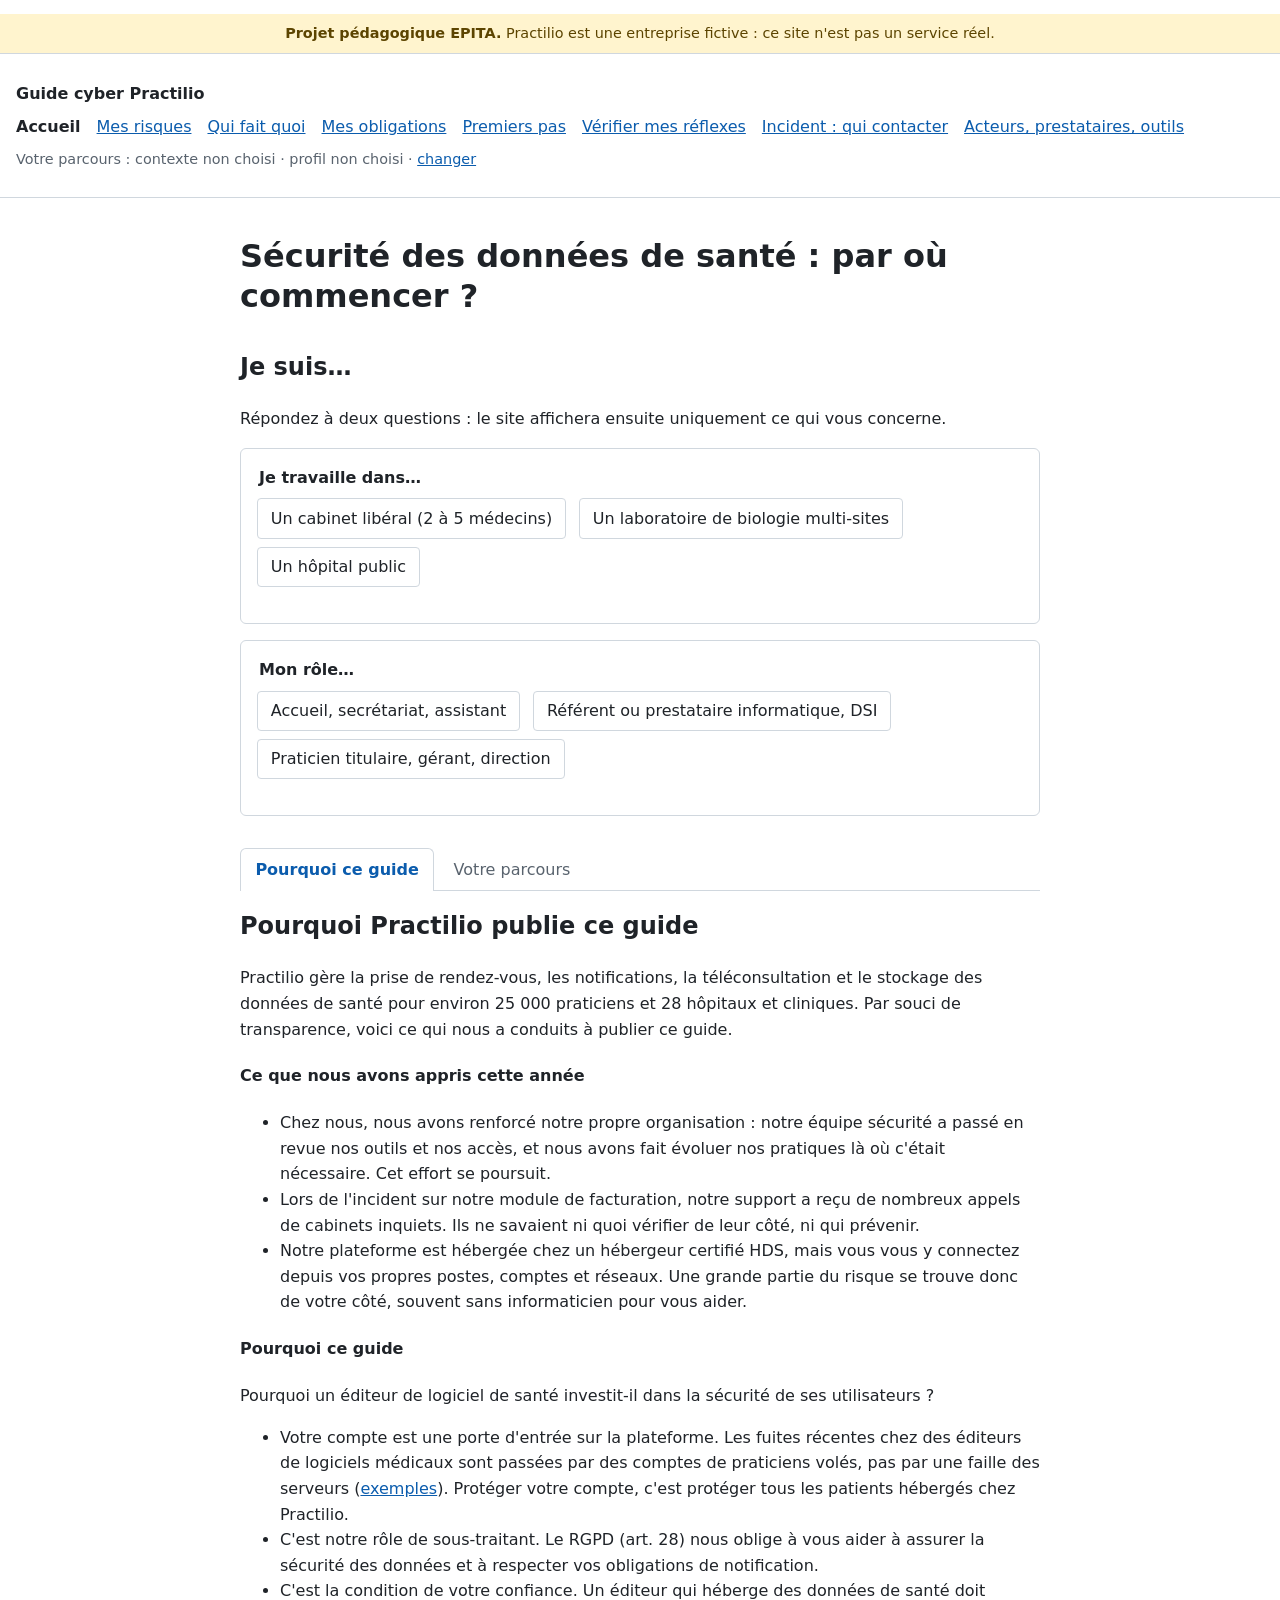
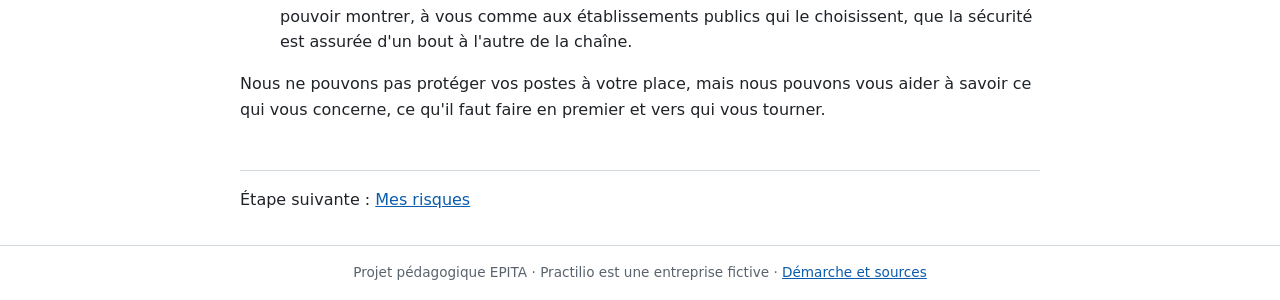
<file: docs/index.html>
<!doctype html>
<html lang="fr">
<head>
  <meta charset="utf-8">
  <meta name="viewport" content="width=device-width, initial-scale=1">
  <title>Sécurité des données de santé : par où commencer · Guide cyber Practilio</title>
  <link rel="stylesheet" href="assets/style.css">
</head>
<body>
  <p class="disclaimer" role="note"><strong>Projet pédagogique EPITA.</strong> Practilio est une entreprise fictive : ce site n'est pas un service réel.</p>
  <header class="site">
    <a class="brand" href="index.html">Guide cyber Practilio</a>
    <nav class="menu" aria-label="Menu principal">
    <ul>
      <li><a href="index.html" aria-current="page">Accueil</a></li>
      <li><a href="risques.html">Mes risques</a></li>
      <li><a href="responsabilites.html">Qui fait quoi</a></li>
      <li><a href="obligations.html">Mes obligations</a></li>
      <li><a href="premiers-pas.html">Premiers pas</a></li>
      <li><a href="evaluer.html">Vérifier mes réflexes</a></li>
      <li><a href="incident.html">Incident : qui contacter</a></li>
      <li><a href="ressources.html">Acteurs, prestataires, outils</a></li>
    </ul>
    </nav>
    <p class="current-choice" id="current-choice"></p>
  </header>
  <main>
<h1>Sécurité des données de santé : par où commencer ?</h1>

<section id="je-suis">
<h2>Je suis…</h2>
<p>Répondez à deux questions : le site affichera ensuite uniquement ce qui vous concerne.</p>
<div class="selector">
  <fieldset><legend>Je travaille dans…</legend>
    <button type="button" data-pick-ctx="cabinet">Un cabinet libéral (2 à 5 médecins)</button>
    <button type="button" data-pick-ctx="labo">Un laboratoire de biologie multi-sites</button>
    <button type="button" data-pick-ctx="hopital">Un hôpital public</button>
  </fieldset>
</div>
<div class="selector">
  <fieldset><legend>Mon rôle…</legend>
    <button type="button" data-pick-profile="employe">Accueil, secrétariat, assistant</button>
    <button type="button" data-pick-profile="it">Référent ou prestataire informatique, DSI</button>
    <button type="button" data-pick-profile="dirigeant">Praticien titulaire, gérant, direction</button>
  </fieldset>
</div>
</section>

<div class="tabs" data-tabs>
<div class="tab-list" aria-label="Sections de la page">
  <a href="#pourquoi" data-tab="pourquoi">Pourquoi ce guide</a>
  <a href="#parcours" data-tab="parcours">Votre parcours</a>
</div>
<div class="tab-panel" id="pourquoi">
<h2>Pourquoi Practilio publie ce guide</h2>
<div class="block">
<p>Practilio gère la prise de rendez-vous, les notifications, la téléconsultation et le stockage des données de santé pour environ 25 000 praticiens et 28 hôpitaux et cliniques. Par souci de transparence, voici ce qui nous a conduits à publier ce guide.</p>
<h4>Ce que nous avons appris cette année</h4>
<ul>
<li>Chez nous, nous avons renforcé notre propre organisation : notre équipe sécurité a passé en revue nos outils et nos accès, et nous avons fait évoluer nos pratiques là où c'était nécessaire. Cet effort se poursuit.</li>
<li>Lors de l'incident sur notre module de facturation, notre support a reçu de nombreux appels de cabinets inquiets. Ils ne savaient ni quoi vérifier de leur côté, ni qui prévenir.</li>
<li>Notre plateforme est hébergée chez un hébergeur certifié HDS, mais vous vous y connectez depuis vos propres postes, comptes et réseaux. Une grande partie du risque se trouve donc de votre côté, souvent sans informaticien pour vous aider.</li>
</ul>
<h4>Pourquoi ce guide</h4>
<p>Pourquoi un éditeur de logiciel de santé investit-il dans la sécurité de ses utilisateurs ?</p>
<ul>
<li>Votre compte est une porte d'entrée sur la plateforme. Les fuites récentes chez des éditeurs de logiciels médicaux sont passées par des comptes de praticiens volés, pas par une faille des serveurs (<a href="risques.html#exemples">exemples</a>). Protéger votre compte, c'est protéger tous les patients hébergés chez Practilio.</li>
<li>C'est notre rôle de sous-traitant. Le RGPD (art. 28) nous oblige à vous aider à assurer la sécurité des données et à respecter vos obligations de notification.</li>
<li>C'est la condition de votre confiance. Un éditeur qui héberge des données de santé doit pouvoir montrer, à vous comme aux établissements publics qui le choisissent, que la sécurité est assurée d'un bout à l'autre de la chaîne.</li>
</ul>
<p>Nous ne pouvons pas protéger vos postes à votre place, mais nous pouvons vous aider à savoir ce qui vous concerne, ce qu'il faut faire en premier et vers qui vous tourner.</p>
</div>
</div>
<div class="tab-panel" id="parcours">
<h2>Votre parcours</h2>
<ol>
  <li><a href="risques.html">Mes risques</a> : ce qui peut arriver dans votre structure</li>
  <li><a href="responsabilites.html">Qui fait quoi</a> : ce que fait Practilio, ce qui reste chez vous</li>
  <li><a href="obligations.html">Mes obligations</a> : les textes qui s'appliquent à vous</li>
  <li><a href="premiers-pas.html">Premiers pas</a> : les bons gestes pour votre rôle</li>
  <li><a href="evaluer.html">Vérifier mes réflexes</a> : un quiz corrigé de cinq questions</li>
</ol>
<p>À tout moment : <a href="incident.html">Incident : qui contacter</a> · <a href="ressources.html">Acteurs, prestataires, outils</a>.</p>
</div>
</div>

    <p class="next-step">Étape suivante : <a href="risques.html">Mes risques</a></p>
  </main>
  <footer class="site">Projet pédagogique EPITA · Practilio est une entreprise fictive · <a href="demarche.html">Démarche et sources</a></footer>
  <script src="assets/app.js"></script>
</body>
</html>
</file>
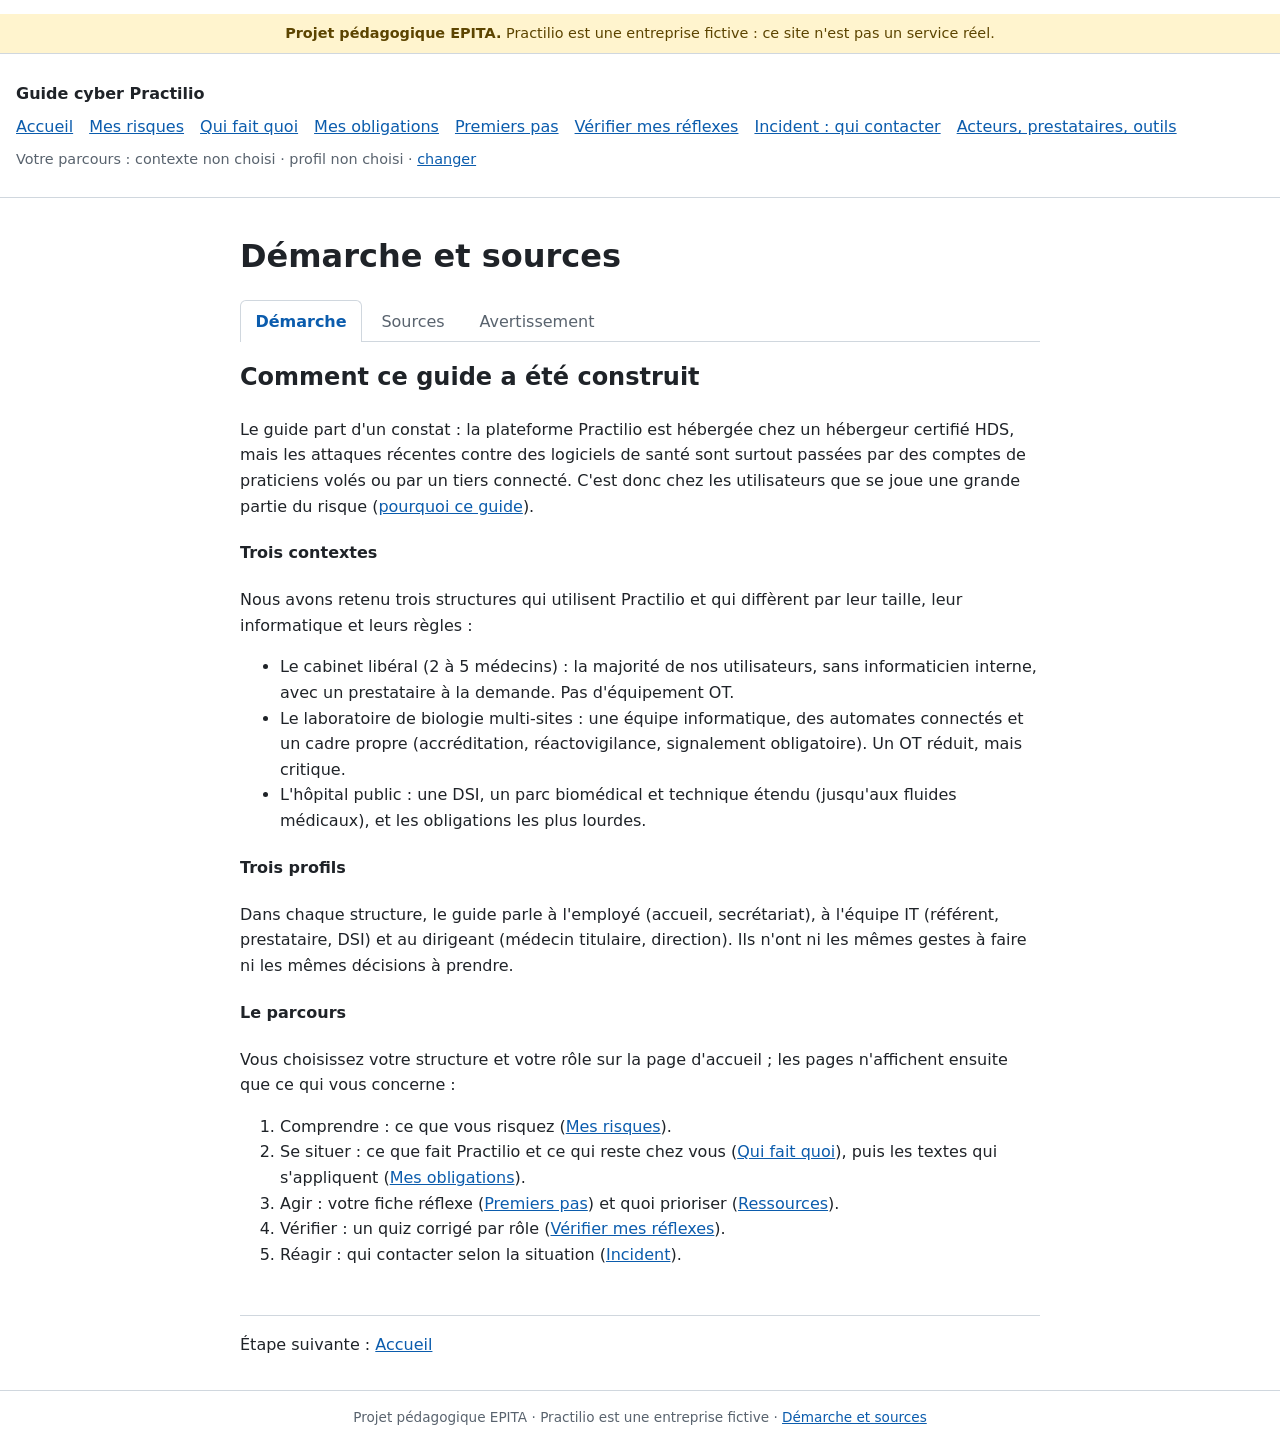
<file: docs/demarche.html>
<!doctype html>
<html lang="fr">
<head>
  <meta charset="utf-8">
  <meta name="viewport" content="width=device-width, initial-scale=1">
  <title>Démarche et sources · Guide cyber Practilio</title>
  <link rel="stylesheet" href="assets/style.css">
</head>
<body>
  <p class="disclaimer" role="note"><strong>Projet pédagogique EPITA.</strong> Practilio est une entreprise fictive : ce site n'est pas un service réel.</p>
  <header class="site">
    <a class="brand" href="index.html">Guide cyber Practilio</a>
    <nav class="menu" aria-label="Menu principal">
    <ul>
      <li><a href="index.html">Accueil</a></li>
      <li><a href="risques.html">Mes risques</a></li>
      <li><a href="responsabilites.html">Qui fait quoi</a></li>
      <li><a href="obligations.html">Mes obligations</a></li>
      <li><a href="premiers-pas.html">Premiers pas</a></li>
      <li><a href="evaluer.html">Vérifier mes réflexes</a></li>
      <li><a href="incident.html">Incident : qui contacter</a></li>
      <li><a href="ressources.html">Acteurs, prestataires, outils</a></li>
    </ul>
    </nav>
    <p class="current-choice" id="current-choice"></p>
  </header>
  <main>
<h1>Démarche et sources</h1>

<div class="tabs" data-tabs>
<div class="tab-list" aria-label="Sections de la page">
  <a href="#demarche" data-tab="demarche">Démarche</a>
  <a href="#sources" data-tab="sources">Sources</a>
  <a href="#avertissement" data-tab="avertissement">Avertissement</a>
</div>
<div class="tab-panel" id="demarche">
<h2>Comment ce guide a été construit</h2>
<div class="block">
<p>Le guide part d'un constat : la plateforme Practilio est hébergée chez un hébergeur certifié HDS, mais les attaques récentes contre des logiciels de santé sont surtout passées par des comptes de praticiens volés ou par un tiers connecté. C'est donc chez les utilisateurs que se joue une grande partie du risque (<a href="index.html#pourquoi">pourquoi ce guide</a>).</p>
<h4>Trois contextes</h4>
<p>Nous avons retenu trois structures qui utilisent Practilio et qui diffèrent par leur taille, leur informatique et leurs règles :</p>
<ul>
<li>Le cabinet libéral (2 à 5 médecins) : la majorité de nos utilisateurs, sans informaticien interne, avec un prestataire à la demande. Pas d'équipement OT.</li>
<li>Le laboratoire de biologie multi-sites : une équipe informatique, des automates connectés et un cadre propre (accréditation, réactovigilance, signalement obligatoire). Un OT réduit, mais critique.</li>
<li>L'hôpital public : une DSI, un parc biomédical et technique étendu (jusqu'aux fluides médicaux), et les obligations les plus lourdes.</li>
</ul>
<h4>Trois profils</h4>
<p>Dans chaque structure, le guide parle à l'employé (accueil, secrétariat), à l'équipe IT (référent, prestataire, DSI) et au dirigeant (médecin titulaire, direction). Ils n'ont ni les mêmes gestes à faire ni les mêmes décisions à prendre.</p>
<h4>Le parcours</h4>
<p>Vous choisissez votre structure et votre rôle sur la page d'accueil ; les pages n'affichent ensuite que ce qui vous concerne :</p>
<ol>
<li>Comprendre : ce que vous risquez (<a href="risques.html">Mes risques</a>).</li>
<li>Se situer : ce que fait Practilio et ce qui reste chez vous (<a href="responsabilites.html">Qui fait quoi</a>), puis les textes qui s'appliquent (<a href="obligations.html">Mes obligations</a>).</li>
<li>Agir : votre fiche réflexe (<a href="premiers-pas.html">Premiers pas</a>) et quoi prioriser (<a href="ressources.html#prioriser">Ressources</a>).</li>
<li>Vérifier : un quiz corrigé par rôle (<a href="evaluer.html">Vérifier mes réflexes</a>).</li>
<li>Réagir : qui contacter selon la situation (<a href="incident.html">Incident</a>).</li>
</ol>
</div>
</div>
<div class="tab-panel" id="sources">
<h2>Sources consultées</h2>
<div class="block">
<p>Toutes les sources sont publiques. Les textes en cours de transposition ou d'application sont marqués ⚠️ avec leur date de consultation. Les textes de loi se consultent sur <a href="https://www.legifrance.gouv.fr/">Légifrance</a> et les textes européens sur <a href="https://eur-lex.europa.eu/">EUR-Lex</a>.</p>
<h4>Textes de référence</h4>
<ul>
<li>Droit commun : RGPD (règlement (UE) 2016/679), articles 9, 24, 28, 30, 32 à 35 et 37 ; loi Informatique et Libertés n° 78-17 ; Référentiel général de sécurité (ordonnance n° 2005-1516, décret n° 2010-112).</li>
<li>Santé : Code de la santé publique, notamment art. L1110-4 (secret), L1111-8 (hébergement HDS), L1111-8-2 et décret n° 2016-1214 (signalement des incidents), L1470-1 et suivants (identification électronique), L6211-1 et L6221-1 (biologie médicale), L6132-3 (GHT) ; art. 226-13 du Code pénal ; règlement (UE) 2017/746 (dispositifs de diagnostic in vitro) ; arrêté du 26 avril 2022 (versement des comptes rendus de biologie au DMP).</li>
<li>⚠️ NIS 2 : directive (UE) 2022/2555 et projet de loi « Résilience », non définitivement adopté. Consulté le 23/11/2026 : <a href="https://www.itforbusiness.fr/loi-resilience-nis-2-assemblee-adopte-110073">IT for Business</a>, <a href="https://mdp-data.com/transposition-nis2-france-loi-resilience/">MDP Data</a>, <a href="https://www.pilote-nis2.fr/guides/loi-resilience-nis2-france">Pilote NIS2</a>.</li>
</ul>
<h4>Autorités et agences</h4>
<ul>
<li>ANS (Agence du numérique en santé) : <a href="https://esante.gouv.fr/produits-services/pgssi-s">PGSSI-S</a>, <a href="https://esante.gouv.fr/produits-services/pro-sante-connect">Pro Santé Connect</a>, <a href="https://esante.gouv.fr/produits-services/e-cps">e-CPS</a>, <a href="https://esante.gouv.fr/strategie-nationale/cybersecurite">programme CaRE</a>, <a href="https://esante.gouv.fr/strategie-nationale/cybersecurite/catalogue-offres-cyber">catalogue des offres cyber</a>, <a href="https://esante.gouv.fr/securite/cert-sante">CERT Santé</a>, <a href="https://cyberveille.esante.gouv.fr/">Cyberveille santé</a>, <a href="https://esante.gouv.fr/actualites/lans-publie-un-memento-de-securite-informatique-pour-les-professionnels-de-sante-en-exercice-liberal">mémento pour les libéraux</a>, <a href="https://esante.gouv.fr/sites/default/files/media/document/Kit%20r%C3%A9silience_VF.pdf">kit résilience</a>.</li>
<li>⚠️ ANS, textes en évolution, consultés le 23/11/2026 : <a href="https://esante.gouv.fr/produits-et-services/telesante/telemedecine/teleconsultation">téléconsultation : réglementation et référentiel</a>, <a href="https://esante.gouv.fr/faq/exigences-ie-cadre-reglementaire-de-l-identification-electronique">cadre réglementaire de l'identification électronique</a>, <a href="https://esante.gouv.fr/index%2Ephp/segur/biologie-medicale">Ségur biologie médicale</a>.</li>
<li>ANSSI : <a href="https://cyber.gouv.fr/publications">publications</a>, <a href="https://cyber.gouv.fr/csirt-territoriaux">CSIRT territoriaux</a>, <a href="https://cyber.gouv.fr/prestataires-de-reponse-aux-incidents-de-securite-pris">prestataires PRIS</a>, <a href="https://cyber.gouv.fr/referentiels-dexigences-pour-la-qualification">référentiels de qualification</a>, <a href="https://cyber.gouv.fr/sites/default/files/document/catalogue-produits-services-qualifies-agrees-certifies-anssi.pdf">catalogue des produits et services qualifiés</a> ; <a href="https://www.cert.ssi.gouv.fr/">CERT-FR</a>.</li>
<li>CNIL : <a href="https://www.cnil.fr/fr/notifier-une-violation-de-donnees-personnelles">notifier une violation</a>, <a href="https://www.cnil.fr/fr/guide-de-la-securite-des-donnees-personnelles-nouvelle-edition-2024">guide de la sécurité des données personnelles (2024)</a>, <a href="https://www.cnil.fr/sites/cnil/files/atoms/files/referentiel_-_traitements_dans_le_domaine_de_la_sante_hors_recherches.pdf">référentiel des durées de conservation en santé</a>.</li>
<li>Cybermalveillance.gouv.fr : <a href="https://www.cybermalveillance.gouv.fr/">site</a>, <a href="https://www.17cyber.gouv.fr/">17Cyber</a> ; DGE : <a href="https://www.entreprises.gouv.fr/la-dge/publications/la-cybersecurite-pour-les-tpepme-en-13-questions">cybersécurité des TPE-PME en 13 questions</a>, <a href="https://www.entreprises.gouv.fr/la-dge/actualites/mon-expertcyber-un-service-pour-aider-les-tpe-pme-renforcer-leur-cybersecurite">Mon ExpertCyber</a>.</li>
<li>Signalement des incidents en santé : <a href="https://signalement.social-sante.gouv.fr/">portail des signalements</a>.</li>
<li>Biologie médicale, consultés le 23/11/2026 : <a href="https://ansm.sante.fr/documents/reference/cybersecurite-des-dm-et-dmdiv">ANSM, cybersécurité des DM et DMDIV</a>, <a href="https://www.cofrac.fr/">COFRAC</a>, ⚠️ <a href="https://tools.cofrac.fr/documentation/SH-REF-02-(2022">COFRAC, SH REF 02 (2022)</a>) et <a href="https://peps.sante.gouv.fr/themes/labm/23_cofrac_transition-iso15189-2012-2022.pdf">note de transition ISO 15189:2012 → 2022</a>, <a href="https://www.ordre.pharmacien.fr/je-suis/pharmacien/je-suis-pharmacien-biologiste-medical/mon-exercice-professionnel/la-protection-des-donnees-personnelles-en-laboratoire-de-biologie-medicale">Ordre des pharmaciens, protection des données en laboratoire</a>.</li>
<li>HAS : <a href="https://www.has-sante.fr/jcms/p_3563407/fr/mettre-en-oeuvre-le-6e-cycle-de-certification">6e cycle de certification</a>, <a href="https://www.has-sante.fr/jcms/c_2811553/fr/accreditation-en-biologie-medicale">accréditation en biologie médicale</a>.</li>
</ul>
<h4>Panorama de la menace</h4>
<ul>
<li>ANSSI / CERT-FR, <a href="https://cert.ssi.gouv.fr/uploads/CERTFR-2024-CTI-010.pdf">état de la menace sur le secteur de la santé (CERTFR-2024-CTI-010)</a>.</li>
<li>ANS, <a href="https://esante.gouv.fr/sites/default/files/media/document/ANS_CERTSante_Rapport_Public_Observatoire_Signalements_ISSIS_2025_VF_1.pdf">observatoire des signalements d'incidents du CERT Santé 2025</a>.</li>
</ul>
<h4>Exemples d'attaques (presse), consultés le 23/11/2026</h4>
<ul>
<li>Doctolib (2020) : <a href="https://next.ink/brief_article/doctolib-sest-fait-derober-les-informations-administratives-de-6-128-rendez-vous/">Next</a>, <a href="https://cardiologie.lequotidiendumedecin.fr/liberal/gestion-cabinet/doctolib-victime-dun-vol-de-donnees-portant-sur-plus-de-6-000-rendez-vous">Le Quotidien du Médecin</a>.</li>
<li>Cegedim, MonLogicielMedical (2025-2026) : <a href="https://www.caducee.net/actualite-medicale/16821/incident-mlm-chez-cegedim-anatomie-d-une-fuite-de-donnees-estimee-a-11-15-millions-de-dossiers-patients.html">Caducée</a>, <a href="https://www.lemondeinformatique.fr/actualites/lire-le-piratage-du-logiciel-medical-de-cegedim-refait-surface-99493.html">Le Monde Informatique</a>.</li>
<li>1001RDV et Alaxione (2026, revendications) : <a href="https://www.journaldugeek.com/2026/11/16/donnees-medicales-9-millions-francais-volees-hacker-1001-rdv/">Journal du Geek</a>, <a href="https://www.tunisienumerique.com/france-cyberattaque-un-site-medical-cible-68-millions-de-personnes-concernees/">Tunisie Numérique</a>.</li>
<li>Synnovis (2024) : <a href="https://securityaffairs.com/164541/cyber-crime/londol-hospitals-canceled-800-operations-ransomware.html">Security Affairs</a>, <a href="https://www.computerweekly.com/news/366589583/Qilin-ransomware-gang-publishes-stolen-NHS-data-online">Computer Weekly</a>.</li>
<li>CH Sud Francilien, Corbeil-Essonnes (2022) : <a href="https://www.lemondeinformatique.fr/actualites/lire-piratage-du-ch-sud-francilien-de-corbeil-essonnes-des-donnees-sensibles-divulguees-88114.html">Le Monde Informatique</a>, <a href="https://www.lequotidiendumedecin.fr/hopital/cyberattaque-de-corbeil-essonnes-les-pirates-divulguent-des-donnees-de-sante-volees-pour-exercer-un">Le Quotidien du Médecin</a>.</li>
</ul>
<h4>Méthode</h4>
<ul>
<li>Vocabulaire du risque (menace, vulnérabilité, impact, vraisemblance, gravité) : famille de normes ISO/IEC 27000 et méthode EBIOS Risk Manager de l'ANSSI.</li>
<li>Prestataires et éditeurs : qualifications et certifications relevées le 23/11/2026 dans les listes de l'ANSSI, détaillées sur la page <a href="ressources.html">Acteurs, prestataires, outils</a>.</li>
</ul>
</div>
</div>
<div class="tab-panel" id="avertissement">
<h2>Avertissement</h2>
<p>Ce site est un projet pédagogique réalisé dans le cadre d'une évaluation EPITA. Practilio est une entreprise fictive : ce site n'est pas un service réel et ne remplace pas l'avis des autorités compétentes.</p>
</div>
</div>

    <p class="next-step">Étape suivante : <a href="index.html">Accueil</a></p>
  </main>
  <footer class="site">Projet pédagogique EPITA · Practilio est une entreprise fictive · <a href="demarche.html">Démarche et sources</a></footer>
  <script src="assets/app.js"></script>
</body>
</html>
</file>
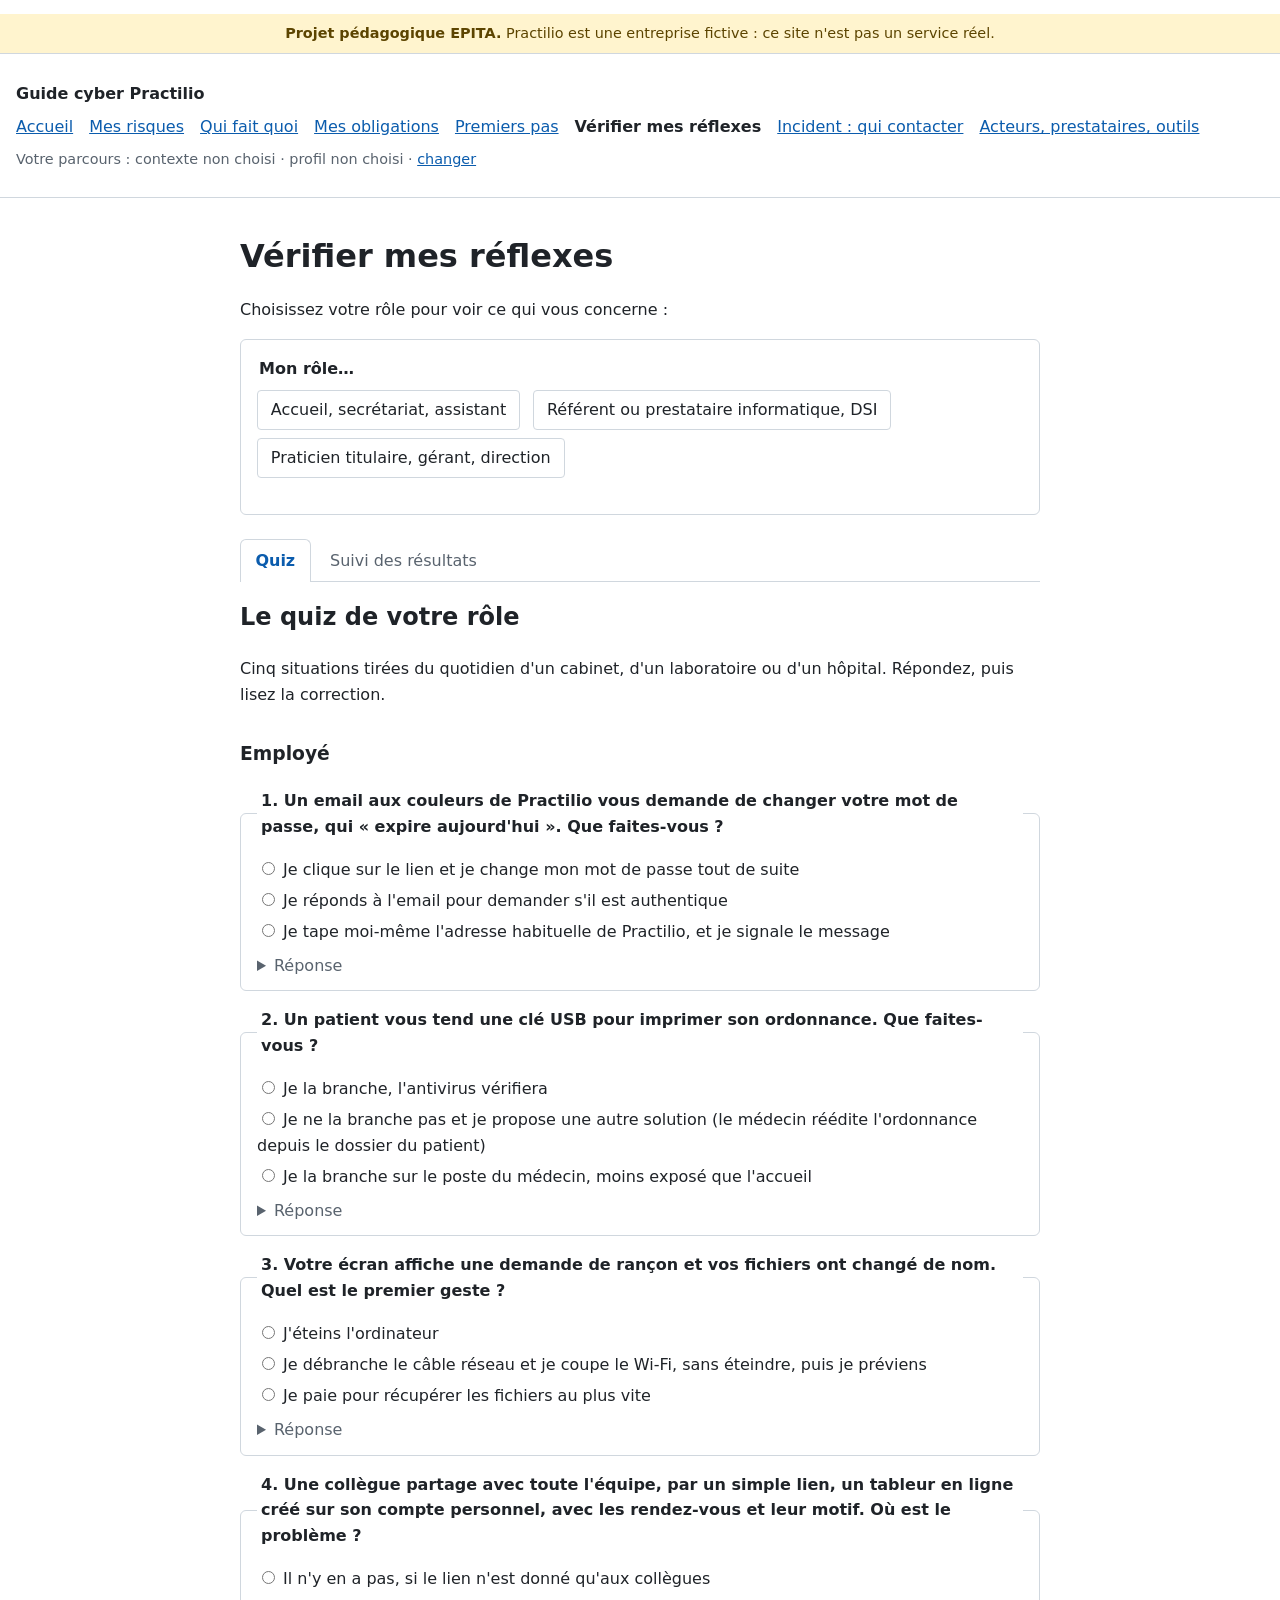
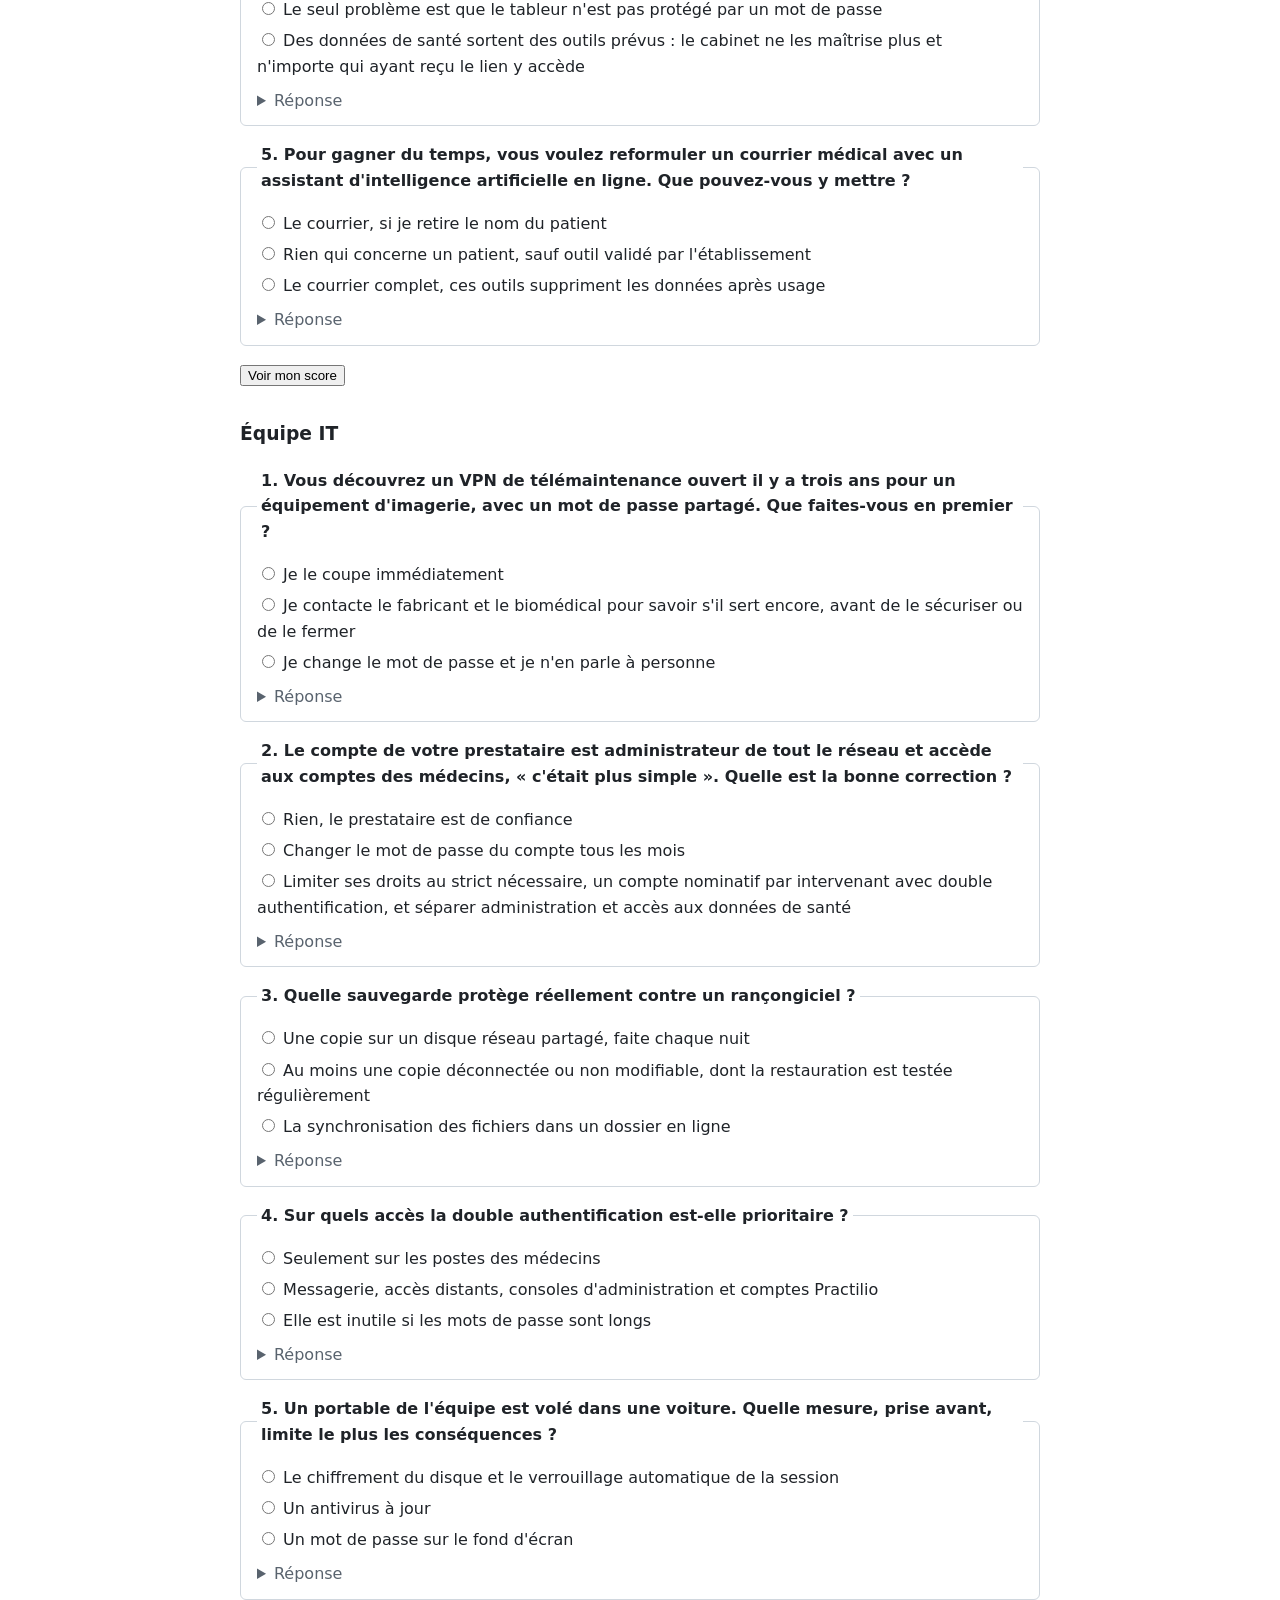
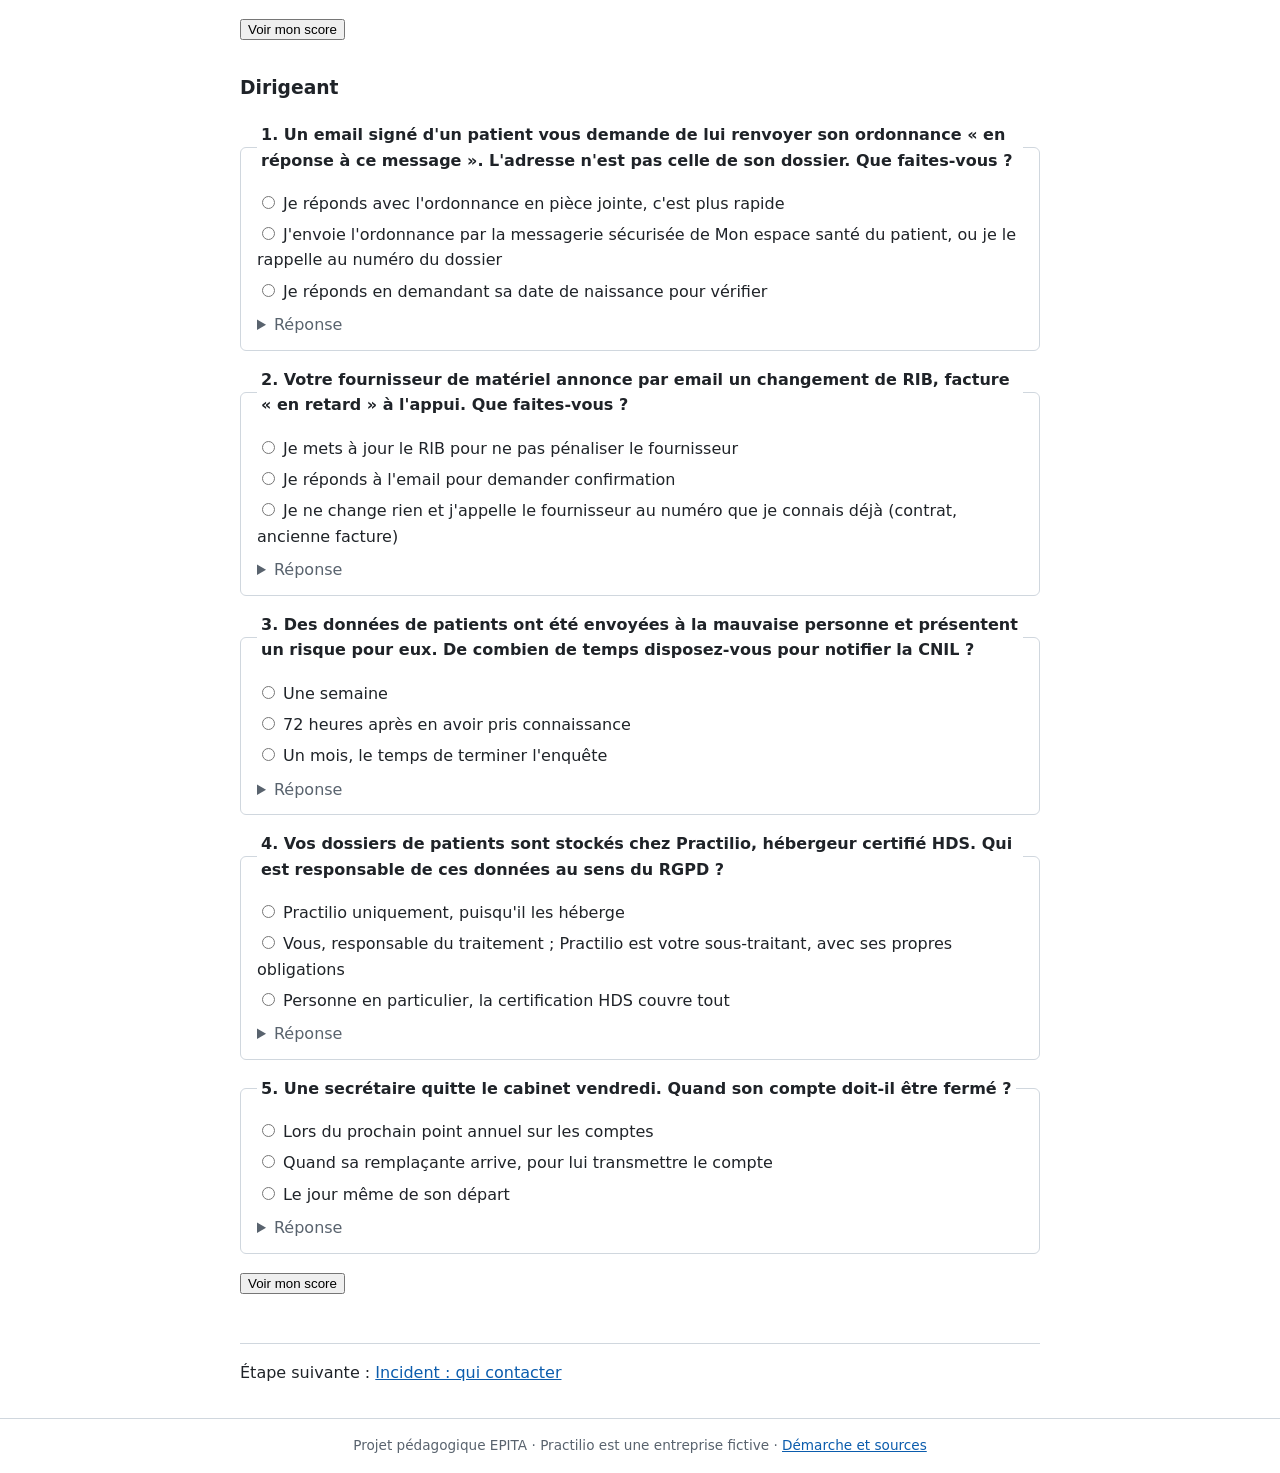
<file: docs/evaluer.html>
<!doctype html>
<html lang="fr">
<head>
  <meta charset="utf-8">
  <meta name="viewport" content="width=device-width, initial-scale=1">
  <title>Vérifier mes réflexes · Guide cyber Practilio</title>
  <link rel="stylesheet" href="assets/style.css">
</head>
<body>
  <p class="disclaimer" role="note"><strong>Projet pédagogique EPITA.</strong> Practilio est une entreprise fictive : ce site n'est pas un service réel.</p>
  <header class="site">
    <a class="brand" href="index.html">Guide cyber Practilio</a>
    <nav class="menu" aria-label="Menu principal">
    <ul>
      <li><a href="index.html">Accueil</a></li>
      <li><a href="risques.html">Mes risques</a></li>
      <li><a href="responsabilites.html">Qui fait quoi</a></li>
      <li><a href="obligations.html">Mes obligations</a></li>
      <li><a href="premiers-pas.html">Premiers pas</a></li>
      <li><a href="evaluer.html" aria-current="page">Vérifier mes réflexes</a></li>
      <li><a href="incident.html">Incident : qui contacter</a></li>
      <li><a href="ressources.html">Acteurs, prestataires, outils</a></li>
    </ul>
    </nav>
    <p class="current-choice" id="current-choice"></p>
  </header>
  <main>
<h1>Vérifier mes réflexes</h1>
<p data-no-profile>Choisissez votre rôle pour voir ce qui vous concerne :</p>
<div class="selector">
  <fieldset><legend>Mon rôle…</legend>
    <button type="button" data-pick-profile="employe">Accueil, secrétariat, assistant</button>
    <button type="button" data-pick-profile="it">Référent ou prestataire informatique, DSI</button>
    <button type="button" data-pick-profile="dirigeant">Praticien titulaire, gérant, direction</button>
  </fieldset>
</div>

<div class="tabs" data-tabs>
<div class="tab-list" aria-label="Sections de la page">
  <a href="#quiz" data-tab="quiz">Quiz</a>
  <a href="#suivi" data-tab="suivi">Suivi des résultats</a>
</div>
<div class="tab-panel" id="quiz">
<h2>Le quiz de votre rôle</h2>
<p>Cinq situations tirées du quotidien d'un cabinet, d'un laboratoire ou d'un hôpital. Répondez, puis lisez la correction.</p>
<section data-profile="employe">
<h3 data-no-profile>Employé</h3>
<form class="quiz" data-quiz="employe">
<fieldset class="quiz-q">
<legend>1. Un email aux couleurs de Practilio vous demande de changer votre mot de passe, qui « expire aujourd'hui ». Que faites-vous ?</legend>
<label><input type="radio" name="q-employe-1" value="0"> Je clique sur le lien et je change mon mot de passe tout de suite</label>
<label><input type="radio" name="q-employe-1" value="1"> Je réponds à l'email pour demander s'il est authentique</label>
<label><input type="radio" name="q-employe-1" value="2" data-correct> Je tape moi-même l'adresse habituelle de Practilio, et je signale le message</label>
<details class="quiz-answer"><summary>Réponse</summary>
<p><strong>Bonne réponse :</strong> Je tape moi-même l'adresse habituelle de Practilio, et je signale le message</p>
<p>Un message pressant qui pousse à cliquer est le signe classique de l'hameçonnage. La page ouverte par le lien peut imiter Practilio avec une adresse presque identique. Répondre à l'email ne prouve rien : c'est l'attaquant qui répondra. Voyez <a href="premiers-pas.html#fiche-reflexe">la situation détaillée</a>.</p>
</details>
</fieldset>
<fieldset class="quiz-q">
<legend>2. Un patient vous tend une clé USB pour imprimer son ordonnance. Que faites-vous ?</legend>
<label><input type="radio" name="q-employe-2" value="0"> Je la branche, l'antivirus vérifiera</label>
<label><input type="radio" name="q-employe-2" value="1" data-correct> Je ne la branche pas et je propose une autre solution (le médecin réédite l'ordonnance depuis le dossier du patient)</label>
<label><input type="radio" name="q-employe-2" value="2"> Je la branche sur le poste du médecin, moins exposé que l'accueil</label>
<details class="quiz-answer"><summary>Réponse</summary>
<p><strong>Bonne réponse :</strong> Je ne la branche pas et je propose une autre solution (le médecin réédite l'ordonnance depuis le dossier du patient)</p>
<p>Une clé peut contenir un programme malveillant, même à l'insu de son propriétaire. Aucun poste qui accède aux dossiers de patients ne doit recevoir un support inconnu.</p>
</details>
</fieldset>
<fieldset class="quiz-q">
<legend>3. Votre écran affiche une demande de rançon et vos fichiers ont changé de nom. Quel est le premier geste ?</legend>
<label><input type="radio" name="q-employe-3" value="0"> J'éteins l'ordinateur</label>
<label><input type="radio" name="q-employe-3" value="1" data-correct> Je débranche le câble réseau et je coupe le Wi-Fi, sans éteindre, puis je préviens</label>
<label><input type="radio" name="q-employe-3" value="2"> Je paie pour récupérer les fichiers au plus vite</label>
<details class="quiz-answer"><summary>Réponse</summary>
<p><strong>Bonne réponse :</strong> Je débranche le câble réseau et je coupe le Wi-Fi, sans éteindre, puis je préviens</p>
<p>Débrancher le réseau empêche la propagation aux autres postes. Éteindre ferait perdre des traces utiles à l'enquête. Payer ne garantit rien et finance les attaquants. La suite : <a href="incident.html#situation">que faire selon la situation</a>.</p>
</details>
</fieldset>
<fieldset class="quiz-q">
<legend>4. Une collègue partage avec toute l'équipe, par un simple lien, un tableur en ligne créé sur son compte personnel, avec les rendez-vous et leur motif. Où est le problème ?</legend>
<label><input type="radio" name="q-employe-4" value="0"> Il n'y en a pas, si le lien n'est donné qu'aux collègues</label>
<label><input type="radio" name="q-employe-4" value="1"> Le seul problème est que le tableur n'est pas protégé par un mot de passe</label>
<label><input type="radio" name="q-employe-4" value="2" data-correct> Des données de santé sortent des outils prévus : le cabinet ne les maîtrise plus et n'importe qui ayant reçu le lien y accède</label>
<details class="quiz-answer"><summary>Réponse</summary>
<p><strong>Bonne réponse :</strong> Des données de santé sortent des outils prévus : le cabinet ne les maîtrise plus et n'importe qui ayant reçu le lien y accède</p>
<p>Le motif de consultation est une donnée de santé. Stocké hors des outils prévus, il échappe au cabinet : impossible de le protéger ou de couper l'accès au départ de la collègue. Le bon réflexe est d'exprimer le besoin au responsable. Voyez <a href="premiers-pas.html#scenario">le scénario complet</a>.</p>
</details>
</fieldset>
<fieldset class="quiz-q">
<legend>5. Pour gagner du temps, vous voulez reformuler un courrier médical avec un assistant d'intelligence artificielle en ligne. Que pouvez-vous y mettre ?</legend>
<label><input type="radio" name="q-employe-5" value="0"> Le courrier, si je retire le nom du patient</label>
<label><input type="radio" name="q-employe-5" value="1" data-correct> Rien qui concerne un patient, sauf outil validé par l'établissement</label>
<label><input type="radio" name="q-employe-5" value="2"> Le courrier complet, ces outils suppriment les données après usage</label>
<details class="quiz-answer"><summary>Réponse</summary>
<p><strong>Bonne réponse :</strong> Rien qui concerne un patient, sauf outil validé par l'établissement</p>
<p>Ce que vous tapez part sur les serveurs de l'éditeur, parfois hors de l'Union européenne, et peut être conservé. Retirer le nom ne suffit pas : une date et une pathologie permettent souvent de reconnaître quelqu'un. Voyez <a href="premiers-pas.html#ia">l'IA et les données de patients</a>.</p>
</details>
</fieldset>
<p class="quiz-actions" hidden><button type="submit">Voir mon score</button> <span class="quiz-score" aria-live="polite"></span></p>
<p class="quiz-last" hidden></p>
</form>
</section>
<section data-profile="it">
<h3 data-no-profile>Équipe IT</h3>
<form class="quiz" data-quiz="it">
<fieldset class="quiz-q">
<legend>1. Vous découvrez un VPN de télémaintenance ouvert il y a trois ans pour un équipement d'imagerie, avec un mot de passe partagé. Que faites-vous en premier ?</legend>
<label><input type="radio" name="q-it-1" value="0"> Je le coupe immédiatement</label>
<label><input type="radio" name="q-it-1" value="1" data-correct> Je contacte le fabricant et le biomédical pour savoir s'il sert encore, avant de le sécuriser ou de le fermer</label>
<label><input type="radio" name="q-it-1" value="2"> Je change le mot de passe et je n'en parle à personne</label>
<details class="quiz-answer"><summary>Réponse</summary>
<p><strong>Bonne réponse :</strong> Je contacte le fabricant et le biomédical pour savoir s'il sert encore, avant de le sécuriser ou de le fermer</p>
<p>Couper sans prévenir peut interrompre une maintenance en cours sur un équipement médical. S'il sert : compte nominatif, double authentification, ouverture à la demande, journalisation. Sinon : fermeture et vérification des journaux. Dans tous les cas, l'accès entre dans l'inventaire avec un propriétaire et une date de revue.</p>
</details>
</fieldset>
<fieldset class="quiz-q">
<legend>2. Le compte de votre prestataire est administrateur de tout le réseau et accède aux comptes des médecins, « c'était plus simple ». Quelle est la bonne correction ?</legend>
<label><input type="radio" name="q-it-2" value="0"> Rien, le prestataire est de confiance</label>
<label><input type="radio" name="q-it-2" value="1"> Changer le mot de passe du compte tous les mois</label>
<label><input type="radio" name="q-it-2" value="2" data-correct> Limiter ses droits au strict nécessaire, un compte nominatif par intervenant avec double authentification, et séparer administration et accès aux données de santé</label>
<details class="quiz-answer"><summary>Réponse</summary>
<p><strong>Bonne réponse :</strong> Limiter ses droits au strict nécessaire, un compte nominatif par intervenant avec double authentification, et séparer administration et accès aux données de santé</p>
<p>Si le prestataire est compromis, l'attaquant hérite de tous ses droits. Le moindre privilège limite les dégâts. Le contrat doit prévoir la revue de ces accès et l'information en cas d'incident.</p>
</details>
</fieldset>
<fieldset class="quiz-q">
<legend>3. Quelle sauvegarde protège réellement contre un rançongiciel ?</legend>
<label><input type="radio" name="q-it-3" value="0"> Une copie sur un disque réseau partagé, faite chaque nuit</label>
<label><input type="radio" name="q-it-3" value="1" data-correct> Au moins une copie déconnectée ou non modifiable, dont la restauration est testée régulièrement</label>
<label><input type="radio" name="q-it-3" value="2"> La synchronisation des fichiers dans un dossier en ligne</label>
<details class="quiz-answer"><summary>Réponse</summary>
<p><strong>Bonne réponse :</strong> Au moins une copie déconnectée ou non modifiable, dont la restauration est testée régulièrement</p>
<p>Un rançongiciel chiffre aussi les sauvegardes qu'il peut atteindre, et une synchronisation recopie les fichiers chiffrés. Seul un test de restauration prouve qu'elle fonctionne.</p>
</details>
</fieldset>
<fieldset class="quiz-q">
<legend>4. Sur quels accès la double authentification est-elle prioritaire ?</legend>
<label><input type="radio" name="q-it-4" value="0"> Seulement sur les postes des médecins</label>
<label><input type="radio" name="q-it-4" value="1" data-correct> Messagerie, accès distants, consoles d'administration et comptes Practilio</label>
<label><input type="radio" name="q-it-4" value="2"> Elle est inutile si les mots de passe sont longs</label>
<details class="quiz-answer"><summary>Réponse</summary>
<p><strong>Bonne réponse :</strong> Messagerie, accès distants, consoles d'administration et comptes Practilio</p>
<p>C'est la mesure qui bloque le plus d'attaques par vol d'identifiants : un mot de passe volé par hameçonnage ne suffit plus pour entrer.</p>
</details>
</fieldset>
<fieldset class="quiz-q">
<legend>5. Un portable de l'équipe est volé dans une voiture. Quelle mesure, prise avant, limite le plus les conséquences ?</legend>
<label><input type="radio" name="q-it-5" value="0" data-correct> Le chiffrement du disque et le verrouillage automatique de la session</label>
<label><input type="radio" name="q-it-5" value="1"> Un antivirus à jour</label>
<label><input type="radio" name="q-it-5" value="2"> Un mot de passe sur le fond d'écran</label>
<details class="quiz-answer"><summary>Réponse</summary>
<p><strong>Bonne réponse :</strong> Le chiffrement du disque et le verrouillage automatique de la session</p>
<p>Sans chiffrement, il suffit de retirer le disque pour lire les données, mot de passe de session ou non. Pensez aussi à couper les accès de l'appareil (messagerie, Practilio, VPN) dès la déclaration du vol.</p>
</details>
</fieldset>
<p class="quiz-actions" hidden><button type="submit">Voir mon score</button> <span class="quiz-score" aria-live="polite"></span></p>
<p class="quiz-last" hidden></p>
</form>
</section>
<section data-profile="dirigeant">
<h3 data-no-profile>Dirigeant</h3>
<form class="quiz" data-quiz="dirigeant">
<fieldset class="quiz-q">
<legend>1. Un email signé d'un patient vous demande de lui renvoyer son ordonnance « en réponse à ce message ». L'adresse n'est pas celle de son dossier. Que faites-vous ?</legend>
<label><input type="radio" name="q-dirigeant-1" value="0"> Je réponds avec l'ordonnance en pièce jointe, c'est plus rapide</label>
<label><input type="radio" name="q-dirigeant-1" value="1" data-correct> J'envoie l'ordonnance par la messagerie sécurisée de Mon espace santé du patient, ou je le rappelle au numéro du dossier</label>
<label><input type="radio" name="q-dirigeant-1" value="2"> Je réponds en demandant sa date de naissance pour vérifier</label>
<details class="quiz-answer"><summary>Réponse</summary>
<p><strong>Bonne réponse :</strong> J'envoie l'ordonnance par la messagerie sécurisée de Mon espace santé du patient, ou je le rappelle au numéro du dossier</p>
<p>Rien ne prouve que l'expéditeur est votre patient, et une date de naissance se trouve facilement. Une donnée de santé envoyée à la mauvaise personne est une violation de données.</p>
</details>
</fieldset>
<fieldset class="quiz-q">
<legend>2. Votre fournisseur de matériel annonce par email un changement de RIB, facture « en retard » à l'appui. Que faites-vous ?</legend>
<label><input type="radio" name="q-dirigeant-2" value="0"> Je mets à jour le RIB pour ne pas pénaliser le fournisseur</label>
<label><input type="radio" name="q-dirigeant-2" value="1"> Je réponds à l'email pour demander confirmation</label>
<label><input type="radio" name="q-dirigeant-2" value="2" data-correct> Je ne change rien et j'appelle le fournisseur au numéro que je connais déjà (contrat, ancienne facture)</label>
<details class="quiz-answer"><summary>Réponse</summary>
<p><strong>Bonne réponse :</strong> Je ne change rien et j'appelle le fournisseur au numéro que je connais déjà (contrat, ancienne facture)</p>
<p>C'est la fraude au faux fournisseur, souvent préparée en piratant une vraie messagerie : répondre à l'email, c'est écrire à l'attaquant. Fixez la règle pour tout le monde : aucun changement de coordonnées bancaires sans double vérification.</p>
</details>
</fieldset>
<fieldset class="quiz-q">
<legend>3. Des données de patients ont été envoyées à la mauvaise personne et présentent un risque pour eux. De combien de temps disposez-vous pour notifier la CNIL ?</legend>
<label><input type="radio" name="q-dirigeant-3" value="0"> Une semaine</label>
<label><input type="radio" name="q-dirigeant-3" value="1" data-correct> 72 heures après en avoir pris connaissance</label>
<label><input type="radio" name="q-dirigeant-3" value="2"> Un mois, le temps de terminer l'enquête</label>
<details class="quiz-answer"><summary>Réponse</summary>
<p><strong>Bonne réponse :</strong> 72 heures après en avoir pris connaissance</p>
<p>Le délai court dès que vous avez connaissance de la violation. Vous pouvez compléter la notification ensuite. Voyez <a href="incident.html#interlocuteurs">vos interlocuteurs</a>.</p>
</details>
</fieldset>
<fieldset class="quiz-q">
<legend>4. Vos dossiers de patients sont stockés chez Practilio, hébergeur certifié HDS. Qui est responsable de ces données au sens du RGPD ?</legend>
<label><input type="radio" name="q-dirigeant-4" value="0"> Practilio uniquement, puisqu'il les héberge</label>
<label><input type="radio" name="q-dirigeant-4" value="1" data-correct> Vous, responsable du traitement ; Practilio est votre sous-traitant, avec ses propres obligations</label>
<label><input type="radio" name="q-dirigeant-4" value="2"> Personne en particulier, la certification HDS couvre tout</label>
<details class="quiz-answer"><summary>Réponse</summary>
<p><strong>Bonne réponse :</strong> Vous, responsable du traitement ; Practilio est votre sous-traitant, avec ses propres obligations</p>
<p>Vous décidez pourquoi et comment les données sont utilisées : vous êtes responsable du traitement. Practilio sécurise sa plateforme ; vous gérez qui y accède et comment. Voyez <a href="responsabilites.html#vous">qui est responsable de quoi</a>.</p>
</details>
</fieldset>
<fieldset class="quiz-q">
<legend>5. Une secrétaire quitte le cabinet vendredi. Quand son compte doit-il être fermé ?</legend>
<label><input type="radio" name="q-dirigeant-5" value="0"> Lors du prochain point annuel sur les comptes</label>
<label><input type="radio" name="q-dirigeant-5" value="1"> Quand sa remplaçante arrive, pour lui transmettre le compte</label>
<label><input type="radio" name="q-dirigeant-5" value="2" data-correct> Le jour même de son départ</label>
<details class="quiz-answer"><summary>Réponse</summary>
<p><strong>Bonne réponse :</strong> Le jour même de son départ</p>
<p>Un compte resté ouvert est un accès que plus personne ne surveille. Chaque personne a son propre compte : la remplaçante en reçoit un à son nom.</p>
</details>
</fieldset>
<p class="quiz-actions" hidden><button type="submit">Voir mon score</button> <span class="quiz-score" aria-live="polite"></span></p>
<p class="quiz-last" hidden></p>
</form>
</section>
</div>
<div class="tab-panel" id="suivi">
<h2>Comment Practilio suit les résultats</h2>
<div class="block">
<p>Sensibiliser ne suffit pas : il faut vérifier que le message est passé, et que les comportements changent. Practilio suivrait quelques indicateurs simples, publiés chaque trimestre à ses clients.</p>
<blockquote>
<p>Sur ce site de démonstration, votre score reste dans votre navigateur (« Votre dernier résultat ») : rien n'est envoyé. Dans une version réelle, le quiz serait proposé dans l'espace Practilio, et seuls des résultats agrégés et anonymes seraient exploités.</p>
</blockquote>
<table>
<thead><tr><th>Indicateur</th><th>Ce qu'il mesure</th><th>Comment</th><th>Rythme</th></tr></thead>
<tbody>
<tr><td>Taux de réussite au quiz, par profil et par contexte</td><td>La compréhension des bons réflexes</td><td>Part des bonnes réponses, ex. employés de cabinet vs DSI d'hôpital</td><td>Trimestriel</td></tr>
<tr><td>Questions les plus échouées</td><td>Les messages qui ne passent pas</td><td>Classement des questions par taux d'erreur, pour retravailler le contenu correspondant</td><td>Trimestriel</td></tr>
<tr><td>Nombre de signalements reçus</td><td>La confiance pour signaler</td><td>Messages reçus via le <a href="incident.html#practilio">canal de signalement</a>, dont les signalements de faux emails « Practilio »</td><td>Mensuel</td></tr>
<tr><td>Délai de signalement</td><td>La rapidité de réaction</td><td>Temps entre l'incident constaté et le signalement à Practilio</td><td>Par incident</td></tr>
<tr><td>Part des comptes avec double authentification</td><td>Le passage à l'action</td><td>Comptes Practilio ayant activé la double authentification, par type de structure</td><td>Mensuel</td></tr>
<tr><td>Participation</td><td>La portée de la sensibilisation</td><td>Nombre de personnes ayant fait le quiz, par profil</td><td>Trimestriel</td></tr>
</tbody></table>
<h4>Comment lire ces chiffres</h4>
<ul>
<li>Un nombre de signalements qui augmente est souvent une bonne nouvelle au début : les utilisateurs reconnaissent mieux les attaques et osent les signaler.</li>
<li>Un taux de réussite faible sur une question montre un contenu à améliorer, pas des utilisateurs à blâmer.</li>
<li>La comparaison dans le temps compte plus que le chiffre absolu : on vise une progression d'un trimestre à l'autre.</li>
</ul>
</div>
</div>
</div>

    <p class="next-step">Étape suivante : <a href="incident.html">Incident : qui contacter</a></p>
  </main>
  <footer class="site">Projet pédagogique EPITA · Practilio est une entreprise fictive · <a href="demarche.html">Démarche et sources</a></footer>
  <script src="assets/app.js"></script>
</body>
</html>
</file>
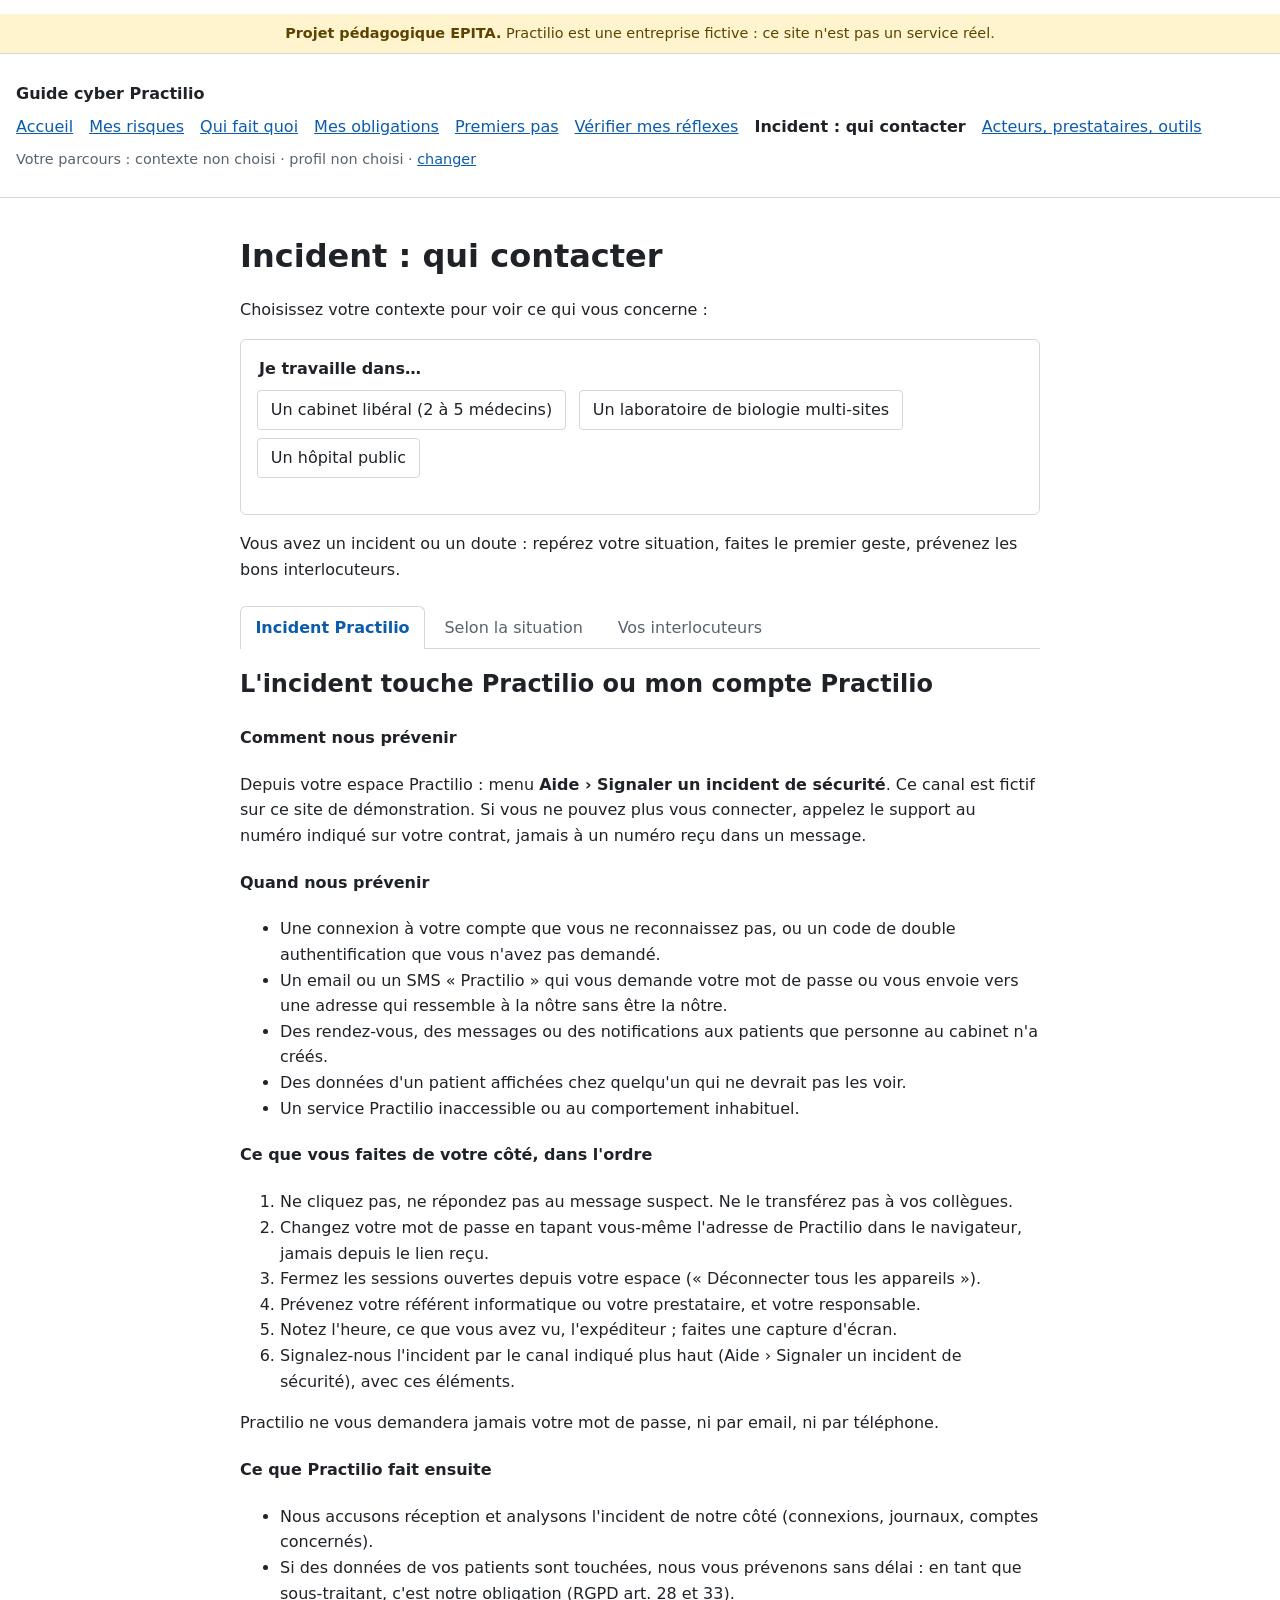
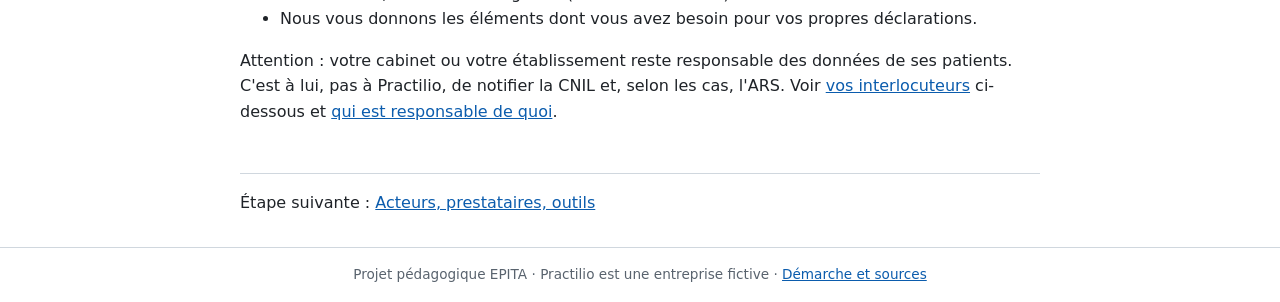
<file: docs/incident.html>
<!doctype html>
<html lang="fr">
<head>
  <meta charset="utf-8">
  <meta name="viewport" content="width=device-width, initial-scale=1">
  <title>Incident : qui contacter · Guide cyber Practilio</title>
  <link rel="stylesheet" href="assets/style.css">
</head>
<body>
  <p class="disclaimer" role="note"><strong>Projet pédagogique EPITA.</strong> Practilio est une entreprise fictive : ce site n'est pas un service réel.</p>
  <header class="site">
    <a class="brand" href="index.html">Guide cyber Practilio</a>
    <nav class="menu" aria-label="Menu principal">
    <ul>
      <li><a href="index.html">Accueil</a></li>
      <li><a href="risques.html">Mes risques</a></li>
      <li><a href="responsabilites.html">Qui fait quoi</a></li>
      <li><a href="obligations.html">Mes obligations</a></li>
      <li><a href="premiers-pas.html">Premiers pas</a></li>
      <li><a href="evaluer.html">Vérifier mes réflexes</a></li>
      <li><a href="incident.html" aria-current="page">Incident : qui contacter</a></li>
      <li><a href="ressources.html">Acteurs, prestataires, outils</a></li>
    </ul>
    </nav>
    <p class="current-choice" id="current-choice"></p>
  </header>
  <main>
<h1>Incident : qui contacter</h1>
<p data-no-ctx>Choisissez votre contexte pour voir ce qui vous concerne :</p>
<div class="selector">
  <fieldset><legend>Je travaille dans…</legend>
    <button type="button" data-pick-ctx="cabinet">Un cabinet libéral (2 à 5 médecins)</button>
    <button type="button" data-pick-ctx="labo">Un laboratoire de biologie multi-sites</button>
    <button type="button" data-pick-ctx="hopital">Un hôpital public</button>
  </fieldset>
</div>
<p>Vous avez un incident ou un doute : repérez votre situation, faites le premier geste, prévenez les bons interlocuteurs.</p>

<div class="tabs" data-tabs>
<div class="tab-list" aria-label="Sections de la page">
  <a href="#practilio" data-tab="practilio">Incident Practilio</a>
  <a href="#situation" data-tab="situation">Selon la situation</a>
  <a href="#interlocuteurs" data-tab="interlocuteurs">Vos interlocuteurs</a>
</div>
<div class="tab-panel" id="practilio">
<h2>L'incident touche Practilio ou mon compte Practilio</h2>
<div class="block">
<h4>Comment nous prévenir</h4>
<p>Depuis votre espace Practilio : menu <strong>Aide › Signaler un incident de sécurité</strong>. Ce canal est fictif sur ce site de démonstration. Si vous ne pouvez plus vous connecter, appelez le support au numéro indiqué sur votre contrat, jamais à un numéro reçu dans un message.</p>
<h4>Quand nous prévenir</h4>
<ul>
<li>Une connexion à votre compte que vous ne reconnaissez pas, ou un code de double authentification que vous n'avez pas demandé.</li>
<li>Un email ou un SMS « Practilio » qui vous demande votre mot de passe ou vous envoie vers une adresse qui ressemble à la nôtre sans être la nôtre.</li>
<li>Des rendez-vous, des messages ou des notifications aux patients que personne au cabinet n'a créés.</li>
<li>Des données d'un patient affichées chez quelqu'un qui ne devrait pas les voir.</li>
<li>Un service Practilio inaccessible ou au comportement inhabituel.</li>
</ul>
<h4>Ce que vous faites de votre côté, dans l'ordre</h4>
<ol>
<li>Ne cliquez pas, ne répondez pas au message suspect. Ne le transférez pas à vos collègues.</li>
<li>Changez votre mot de passe en tapant vous-même l'adresse de Practilio dans le navigateur, jamais depuis le lien reçu.</li>
<li>Fermez les sessions ouvertes depuis votre espace (« Déconnecter tous les appareils »).</li>
<li>Prévenez votre référent informatique ou votre prestataire, et votre responsable.</li>
<li>Notez l'heure, ce que vous avez vu, l'expéditeur ; faites une capture d'écran.</li>
<li>Signalez-nous l'incident par le canal indiqué plus haut (Aide › Signaler un incident de sécurité), avec ces éléments.</li>
</ol>
<p>Practilio ne vous demandera jamais votre mot de passe, ni par email, ni par téléphone.</p>
<h4>Ce que Practilio fait ensuite</h4>
<ul>
<li>Nous accusons réception et analysons l'incident de notre côté (connexions, journaux, comptes concernés).</li>
<li>Si des données de vos patients sont touchées, nous vous prévenons sans délai : en tant que sous-traitant, c'est notre obligation (RGPD art. 28 et 33).</li>
<li>Nous vous donnons les éléments dont vous avez besoin pour vos propres déclarations.</li>
</ul>
<p>Attention : votre cabinet ou votre établissement reste responsable des données de ses patients. C'est à lui, pas à Practilio, de notifier la CNIL et, selon les cas, l'ARS. Voir <a href="#interlocuteurs">vos interlocuteurs</a> ci-dessous et <a href="responsabilites.html">qui est responsable de quoi</a>.</p>
</div>
</div>
<div class="tab-panel" id="situation">
<h2>Selon la situation</h2>
<div class="block">
<p>Repérez votre situation : la ligne vous donne l'urgence, le premier geste et qui prévenir. Les coordonnées propres à votre structure sont <a href="#interlocuteurs">juste en dessous</a>.</p>
<table>
<thead><tr><th>Situation</th><th>Urgence</th><th>Premier geste</th><th>Qui prévenir</th></tr></thead>
<tbody>
<tr><td>Écran de rançon, fichiers illisibles</td><td>Immédiate</td><td>Débrancher le câble réseau, ne pas éteindre, ne pas payer</td><td>Référent ou prestataire informatique, puis responsable ; Practilio si le poste y était connecté ; dépôt de plainte</td></tr>
<tr><td>Compte Practilio ou messagerie piraté</td><td>Immédiate</td><td>Changer le mot de passe depuis l'adresse habituelle, fermer les sessions</td><td><a href="#practilio">Practilio</a>, référent informatique, responsable</td></tr>
<tr><td>Données de patients envoyées ou perdues</td><td>Dans la journée</td><td>Noter ce qui est parti, vers qui, combien de patients</td><td>Responsable ou DPO, qui décide de la notification CNIL (72 h)</td></tr>
<tr><td>Automate, imagerie ou équipement médical anormal</td><td>Selon l'impact sur les soins</td><td>Appliquer la procédure dégradée, ne pas débrancher seul</td><td>Biomédical, fabricant, informatique ; ANSM si des résultats ont pu être faussés</td></tr>
<tr><td>Message suspect reçu, sans clic</td><td>Sans urgence</td><td>Ne pas cliquer, le signaler, puis le supprimer</td><td>Référent informatique ; Practilio si le message imite Practilio</td></tr>
<tr><td>Simple doute</td><td>Sans urgence</td><td>Demander avant d'agir</td><td>Référent informatique, ou <a href="https://www.cybermalveillance.gouv.fr/">Cybermalveillance.gouv.fr</a> sans référent</td></tr>
</tbody></table>
</div>
</div>
<div class="tab-panel" id="interlocuteurs">
<h2>Vos interlocuteurs</h2>
<section data-ctx="cabinet">
<h3 data-no-ctx>Cabinet libéral</h3>
<div class="block">
<h4>D'abord</h4>
<ul>
<li>Votre prestataire informatique : c'est lui qui isole, analyse et remet en route. Gardez son numéro à portée de main, hors de l'ordinateur.</li>
<li>Le médecin titulaire ou le gérant : c'est lui qui décide et qui fait les déclarations.</li>
<li>Practilio, si votre compte ou vos rendez-vous sont touchés : voir <a href="#practilio">ci-dessus</a>.</li>
</ul>
<h4>Obligatoire</h4>
<ul>
<li>CNIL, sous 72 h : si des données de patients ont été volées, perdues ou consultées par quelqu'un d'autre, le cabinet doit notifier la violation dans les 72 heures après l'avoir découverte. Si le risque est élevé pour les patients, il doit aussi les prévenir. <a href="https://www.cnil.fr/fr/notifier-une-violation-de-donnees-personnelles">Notifier une violation</a></li>
<li>Même sans notification, notez l'incident dans un registre interne : c'est aussi une obligation.</li>
</ul>
<h4>Recommandé</h4>
<ul>
<li>Porter plainte au commissariat ou à la gendarmerie : utile pour l'assurance et pour l'enquête.</li>
<li>Cybermalveillance.gouv.fr / 17Cyber : diagnostic, conseils et mise en relation avec un prestataire de proximité. <a href="https://www.17cyber.gouv.fr/">17cyber.gouv.fr</a></li>
<li>Le CSIRT de votre région : une équipe publique qui aide gratuitement à réagir. <a href="https://cyber.gouv.fr/csirt-territoriaux">Trouver le CSIRT de ma région</a></li>
<li>Signalement à l'ARS sur le portail des signalements : facultatif pour un cabinet, mais il donne accès à l'appui du CERT Santé. <a href="https://signalement.social-sante.gouv.fr/">Portail de signalement</a></li>
<li>L'Ordre des médecins, si l'incident porte atteinte au secret médical.</li>
</ul>
</div>
</section>
<section data-ctx="labo">
<h3 data-no-ctx>Laboratoire de biologie</h3>
<div class="block">
<h4>D'abord</h4>
<ul>
<li>La DSI du groupe : elle isole les sites touchés et coordonne la réponse sur l'ensemble du réseau.</li>
<li>Le biologiste-responsable : il décide de la continuité des analyses et du rendu des résultats.</li>
<li>Le fabricant de l'automate, si un équipement d'analyse est en cause.</li>
<li>Practilio, si la prise de rendez-vous ou la mise à disposition des résultats est touchée : voir <a href="#practilio">ci-dessus</a>.</li>
</ul>
<h4>Obligatoire</h4>
<ul>
<li>Signalement à l'ARS, sans délai, pour tout incident grave de sécurité du système d'information. Il se fait sur le portail des signalements et déclenche l'appui du CERT Santé. <a href="https://signalement.social-sante.gouv.fr/">Portail de signalement</a></li>
<li>CNIL, sous 72 h, si des données de patients sont touchées. <a href="https://www.cnil.fr/fr/notifier-une-violation-de-donnees-personnelles">Notifier une violation</a></li>
<li>ANSM (réactovigilance), si des résultats ont pu être faussés par un automate, un réactif ou un logiciel d'analyse. Prévenez aussi le fabricant.</li>
<li>COFRAC, si l'incident remet en cause la maîtrise du système qualité sur lequel repose l'accréditation.</li>
</ul>
<h4>Recommandé</h4>
<ul>
<li>Porter plainte au commissariat ou à la gendarmerie.</li>
<li>Le CSIRT de votre région, pour un appui de proximité. <a href="https://cyber.gouv.fr/csirt-territoriaux">Trouver le CSIRT de ma région</a></li>
</ul>
</div>
</section>
<section data-ctx="hopital">
<h3 data-no-ctx>Hôpital public</h3>
<div class="block">
<h4>D'abord</h4>
<ul>
<li>La DSI et le RSSI de l'établissement (ou du GHT) : ils isolent, analysent et coordonnent la réponse.</li>
<li>La direction, qui active si besoin la cellule de crise et les procédures dégradées.</li>
<li>Le biomédical, si un équipement médical, l'imagerie ou un automate est en cause.</li>
<li>Le DPO, dès que des données de patients sont touchées.</li>
<li>Practilio, si la prise de rendez-vous, les notifications ou la téléconsultation sont touchées : voir <a href="#practilio">ci-dessus</a>.</li>
</ul>
<h4>Obligatoire</h4>
<ul>
<li>Signalement à l'ARS, sans délai, pour tout incident grave de sécurité du système d'information, sur le portail des signalements. Le CERT Santé apporte son appui. <a href="https://signalement.social-sante.gouv.fr/">Portail de signalement</a></li>
<li>CNIL, sous 72 h, si des données de patients sont touchées. <a href="https://www.cnil.fr/fr/notifier-une-violation-de-donnees-personnelles">Notifier une violation</a></li>
<li>ANSM, si un dispositif médical ou un automate de biologie a pu produire des résultats faux ou mettre des patients en danger. Prévenez aussi le fabricant.</li>
<li>ANSSI, si l'hôpital est désigné opérateur de services essentiels ou d'importance vitale. <a href="https://www.cert.ssi.gouv.fr/">CERT-FR</a></li>
</ul>
<h4>Recommandé</h4>
<ul>
<li>Porter plainte au commissariat ou à la gendarmerie.</li>
<li>Le GRADeS de votre région, relais de l'ARS pour le numérique en santé. <a href="https://esante.gouv.fr/faq/que-sont-les-groupements-regionaux-dappui-au-developpement-de-la-esante-grades">Qu'est-ce qu'un GRADeS ?</a></li>
</ul>
</div>
</section>
</div>
</div>

    <p class="next-step">Étape suivante : <a href="ressources.html">Acteurs, prestataires, outils</a></p>
  </main>
  <footer class="site">Projet pédagogique EPITA · Practilio est une entreprise fictive · <a href="demarche.html">Démarche et sources</a></footer>
  <script src="assets/app.js"></script>
</body>
</html>
</file>
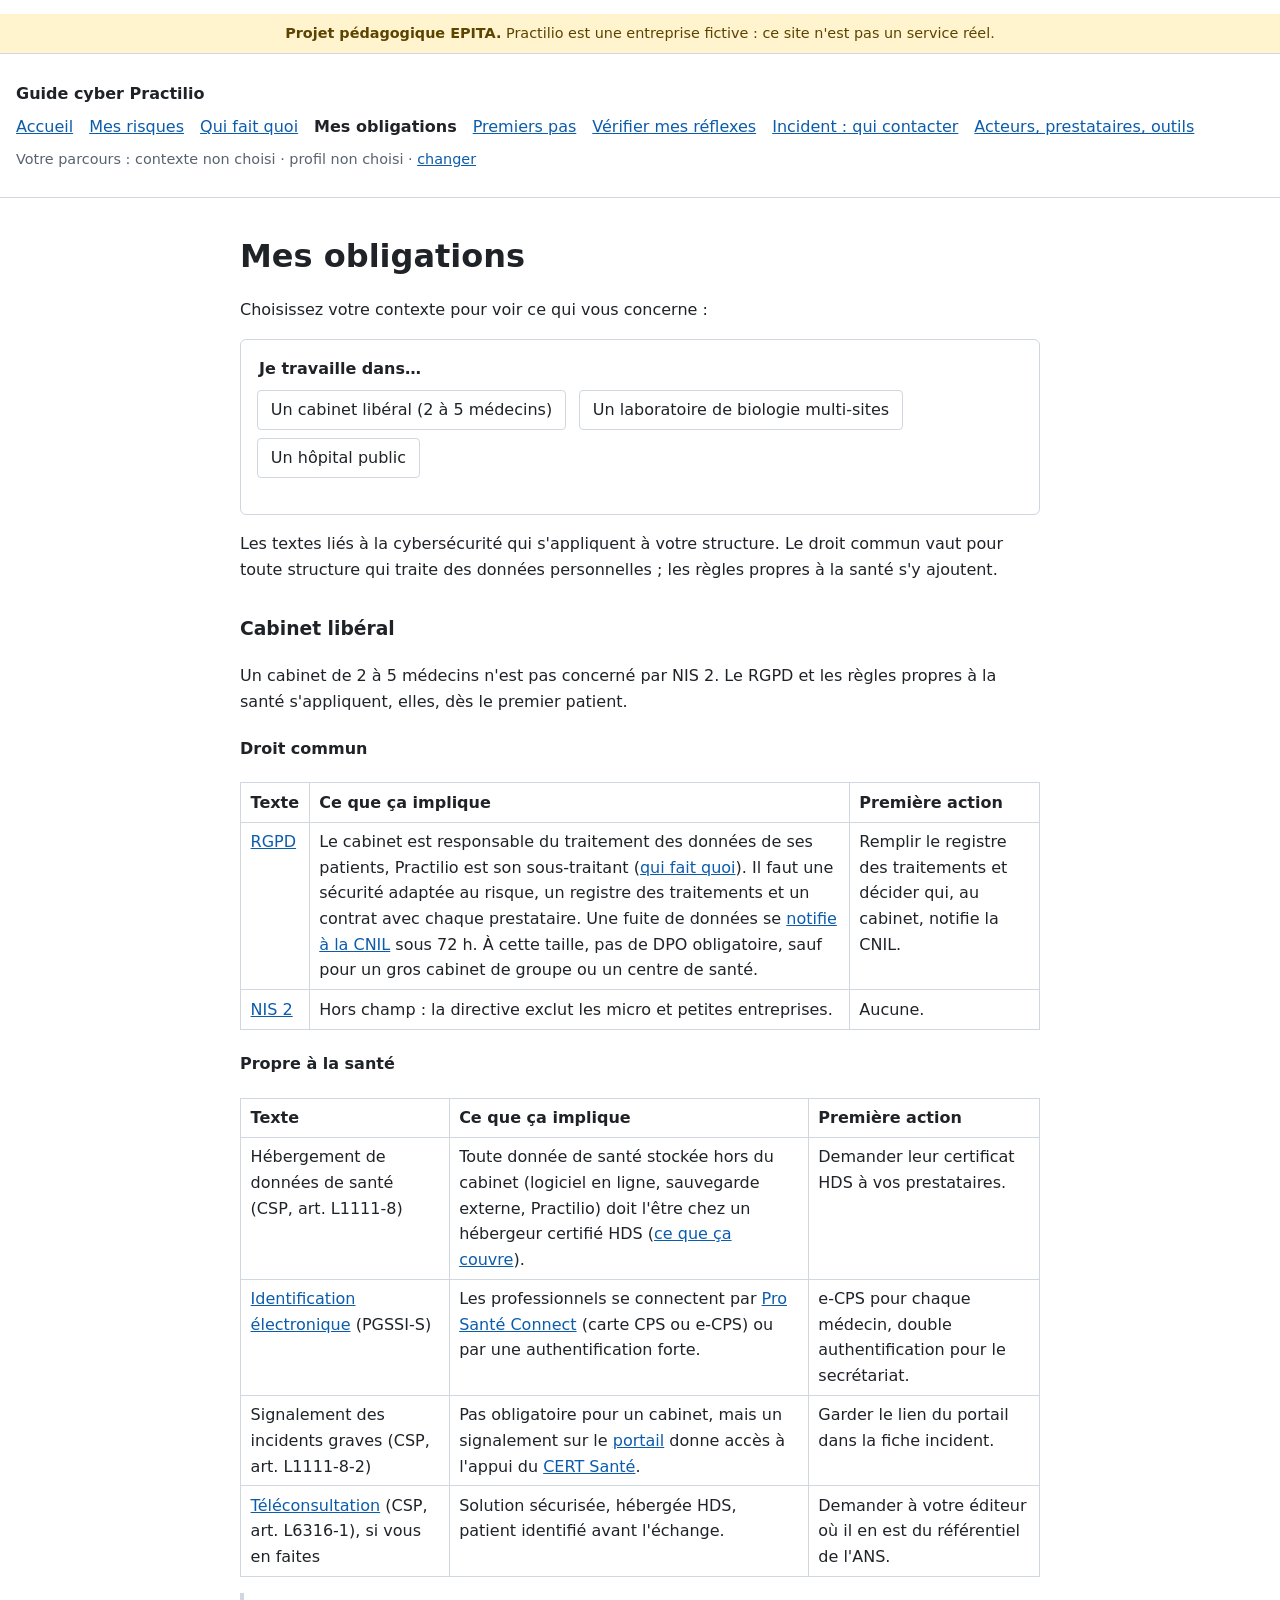
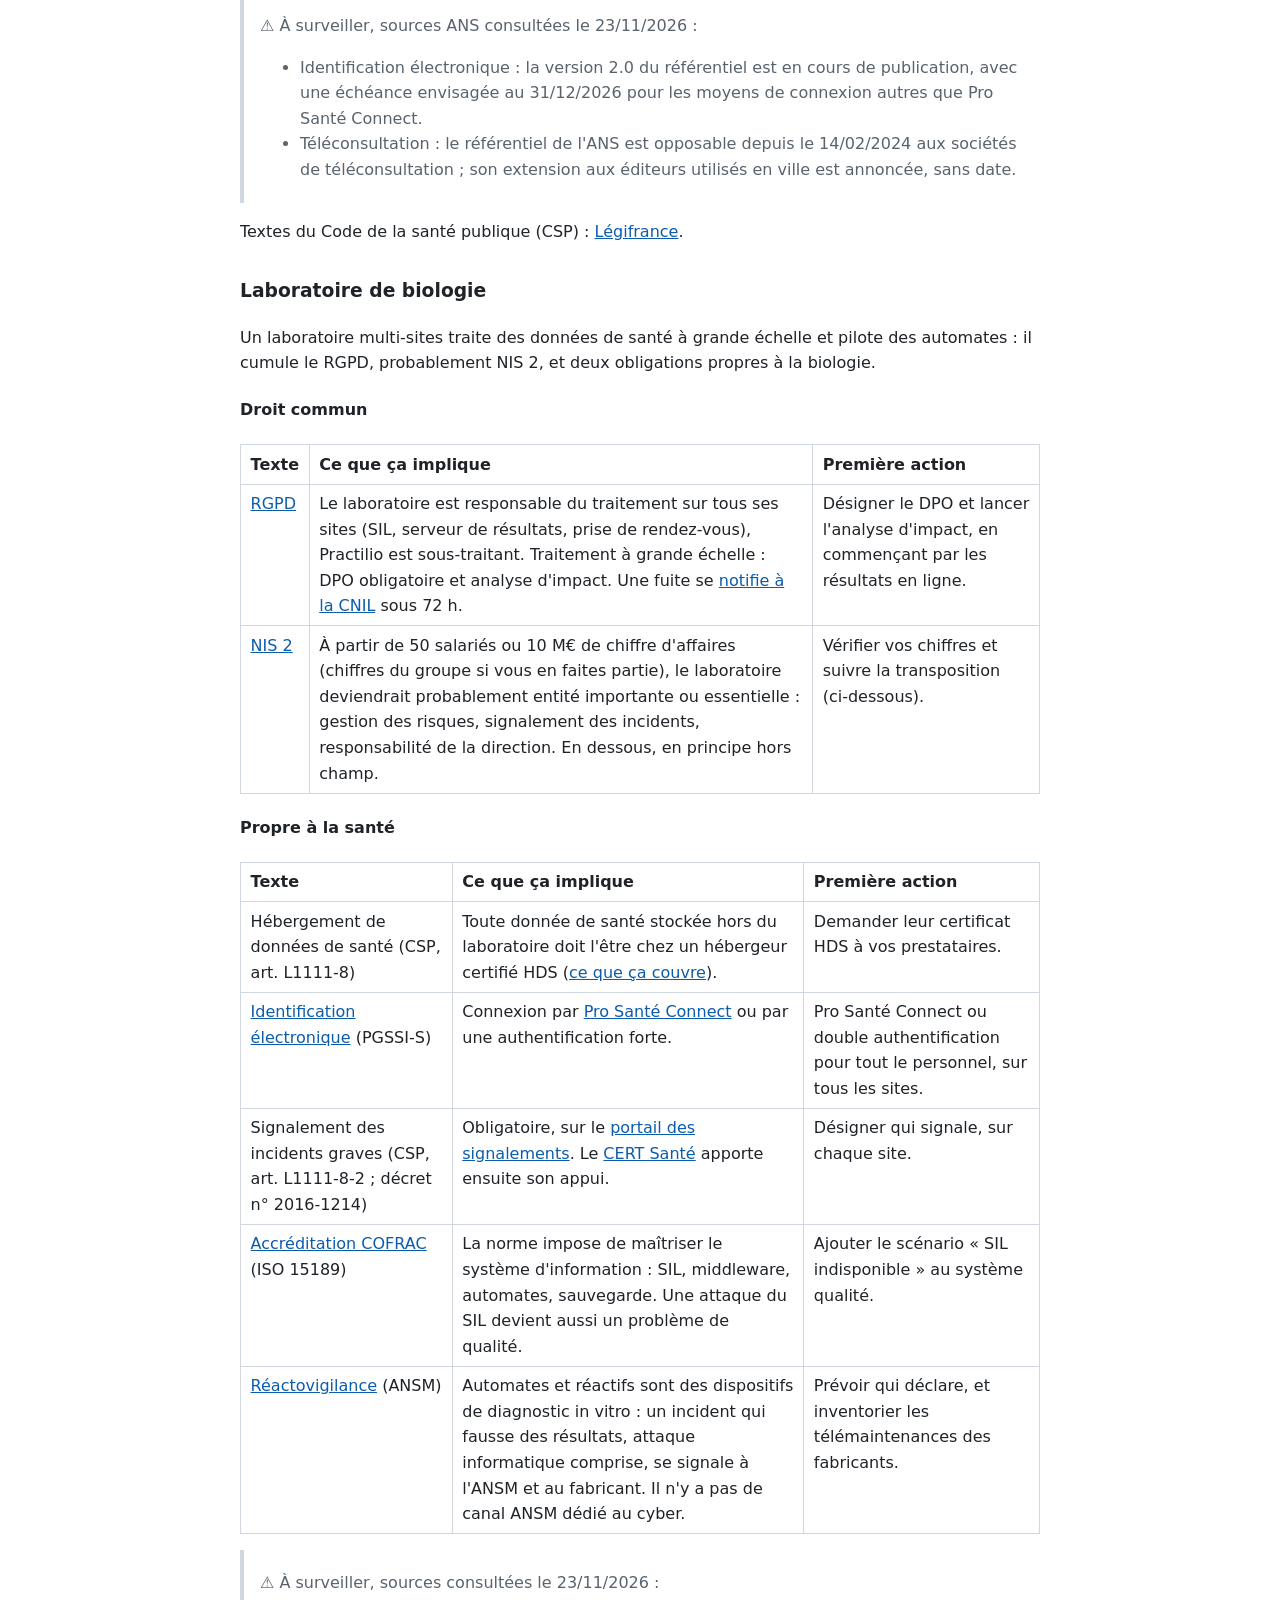
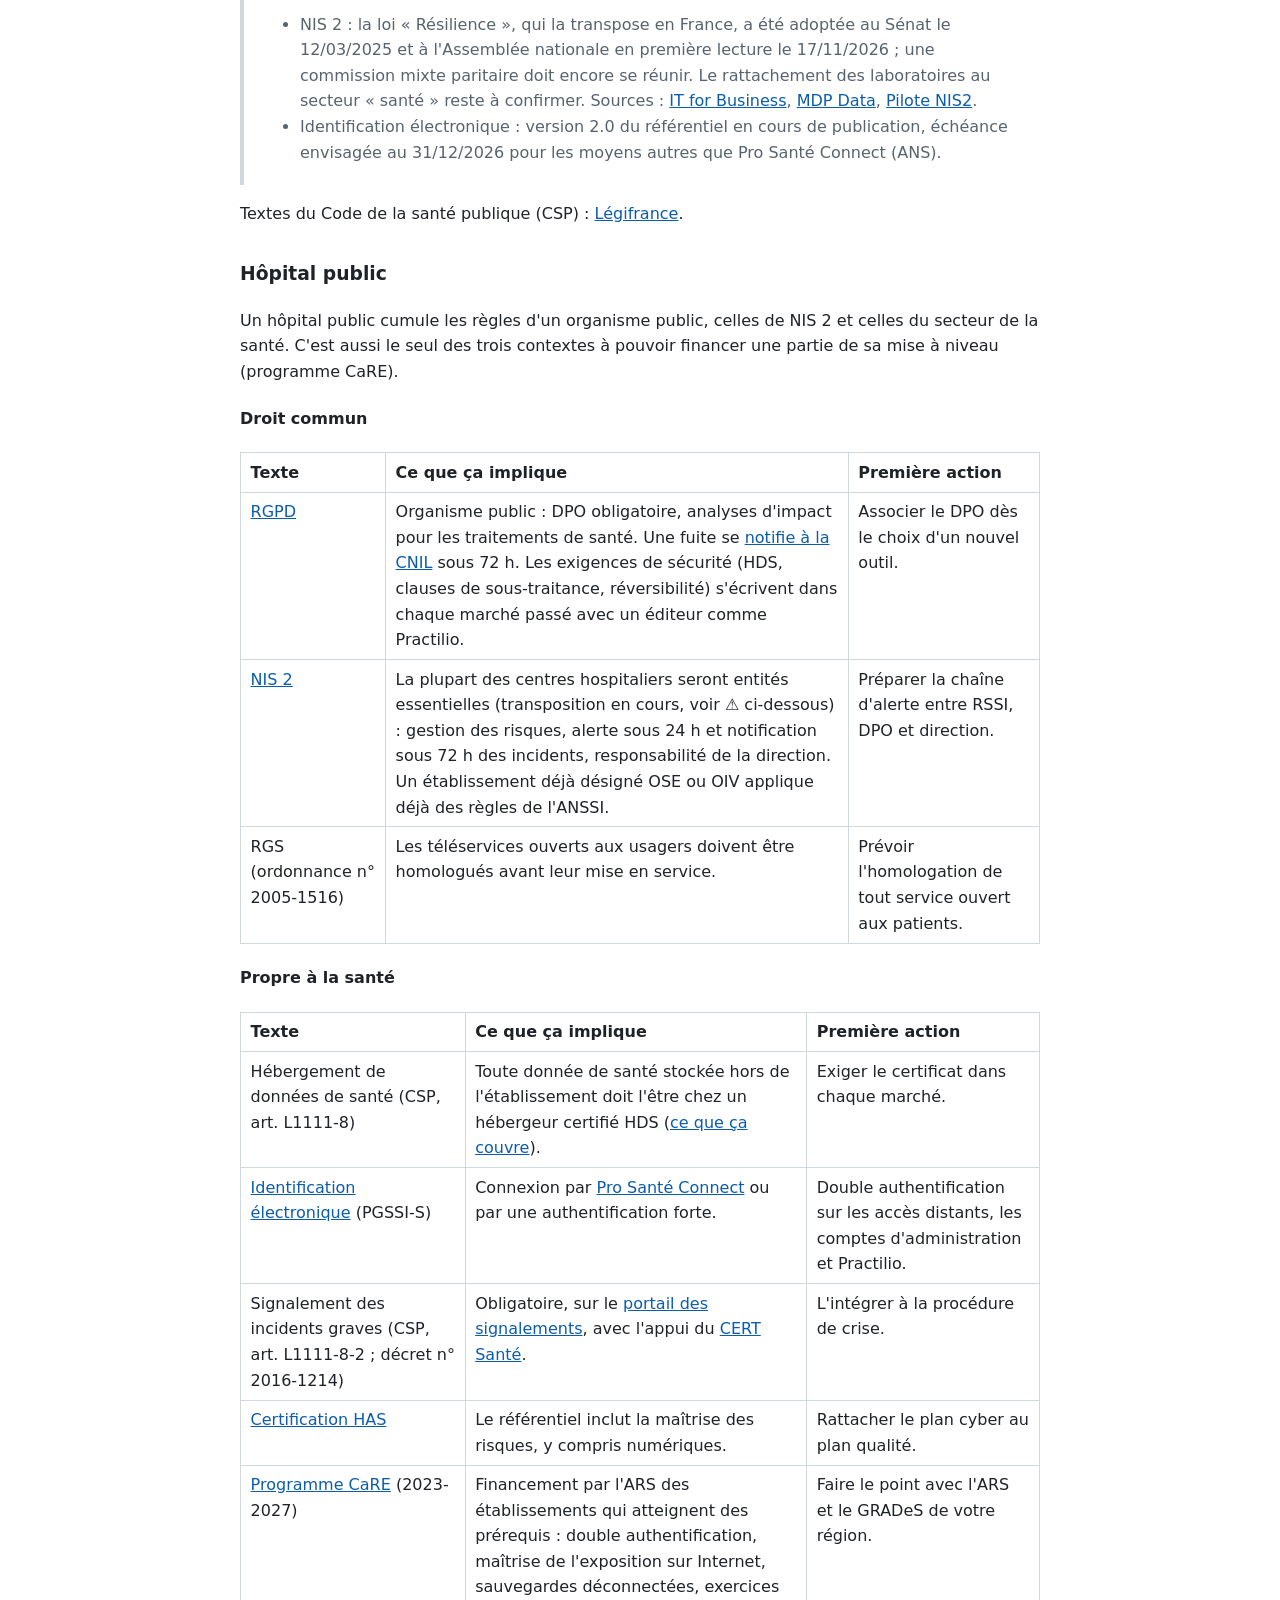
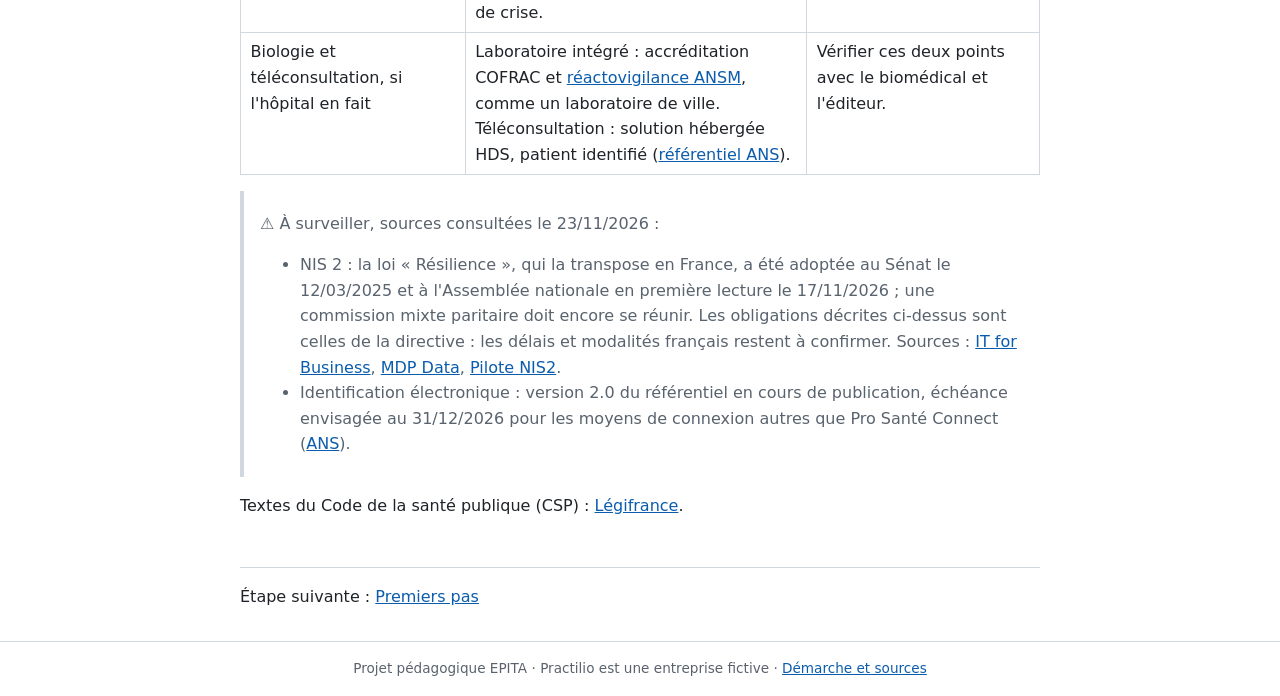
<file: docs/obligations.html>
<!doctype html>
<html lang="fr">
<head>
  <meta charset="utf-8">
  <meta name="viewport" content="width=device-width, initial-scale=1">
  <title>Mes obligations · Guide cyber Practilio</title>
  <link rel="stylesheet" href="assets/style.css">
</head>
<body>
  <p class="disclaimer" role="note"><strong>Projet pédagogique EPITA.</strong> Practilio est une entreprise fictive : ce site n'est pas un service réel.</p>
  <header class="site">
    <a class="brand" href="index.html">Guide cyber Practilio</a>
    <nav class="menu" aria-label="Menu principal">
    <ul>
      <li><a href="index.html">Accueil</a></li>
      <li><a href="risques.html">Mes risques</a></li>
      <li><a href="responsabilites.html">Qui fait quoi</a></li>
      <li><a href="obligations.html" aria-current="page">Mes obligations</a></li>
      <li><a href="premiers-pas.html">Premiers pas</a></li>
      <li><a href="evaluer.html">Vérifier mes réflexes</a></li>
      <li><a href="incident.html">Incident : qui contacter</a></li>
      <li><a href="ressources.html">Acteurs, prestataires, outils</a></li>
    </ul>
    </nav>
    <p class="current-choice" id="current-choice"></p>
  </header>
  <main>
<h1>Mes obligations</h1>
<p data-no-ctx>Choisissez votre contexte pour voir ce qui vous concerne :</p>
<div class="selector">
  <fieldset><legend>Je travaille dans…</legend>
    <button type="button" data-pick-ctx="cabinet">Un cabinet libéral (2 à 5 médecins)</button>
    <button type="button" data-pick-ctx="labo">Un laboratoire de biologie multi-sites</button>
    <button type="button" data-pick-ctx="hopital">Un hôpital public</button>
  </fieldset>
</div>
<p>Les textes liés à la cybersécurité qui s'appliquent à votre structure. Le droit commun vaut pour toute structure qui traite des données personnelles ; les règles propres à la santé s'y ajoutent.</p>

<section id="textes">
<section data-ctx="cabinet">
<h3 data-no-ctx>Cabinet libéral</h3>
<div class="block">
<p>Un cabinet de 2 à 5 médecins n'est pas concerné par NIS 2. Le RGPD et les règles propres à la santé s'appliquent, elles, dès le premier patient.</p>
<h4>Droit commun</h4>
<table>
<thead><tr><th>Texte</th><th>Ce que ça implique</th><th>Première action</th></tr></thead>
<tbody>
<tr><td><a href="https://eur-lex.europa.eu/eli/reg/2016/679/oj">RGPD</a></td><td>Le cabinet est responsable du traitement des données de ses patients, Practilio est son sous-traitant (<a href="responsabilites.html#practilio">qui fait quoi</a>). Il faut une sécurité adaptée au risque, un registre des traitements et un contrat avec chaque prestataire. Une fuite de données se <a href="https://www.cnil.fr/fr/notifier-une-violation-de-donnees-personnelles">notifie à la CNIL</a> sous 72 h. À cette taille, pas de DPO obligatoire, sauf pour un gros cabinet de groupe ou un centre de santé.</td><td>Remplir le registre des traitements et décider qui, au cabinet, notifie la CNIL.</td></tr>
<tr><td><a href="https://eur-lex.europa.eu/eli/dir/2022/2555/oj">NIS 2</a></td><td>Hors champ : la directive exclut les micro et petites entreprises.</td><td>Aucune.</td></tr>
</tbody></table>
<h4>Propre à la santé</h4>
<table>
<thead><tr><th>Texte</th><th>Ce que ça implique</th><th>Première action</th></tr></thead>
<tbody>
<tr><td>Hébergement de données de santé (CSP, art. L1111-8)</td><td>Toute donnée de santé stockée hors du cabinet (logiciel en ligne, sauvegarde externe, Practilio) doit l'être chez un hébergeur certifié HDS (<a href="responsabilites.html#hds">ce que ça couvre</a>).</td><td>Demander leur certificat HDS à vos prestataires.</td></tr>
<tr><td><a href="https://esante.gouv.fr/faq/exigences-ie-cadre-reglementaire-de-l-identification-electronique">Identification électronique</a> (PGSSI-S)</td><td>Les professionnels se connectent par <a href="https://esante.gouv.fr/produits-services/pro-sante-connect">Pro Santé Connect</a> (carte CPS ou e-CPS) ou par une authentification forte.</td><td>e-CPS pour chaque médecin, double authentification pour le secrétariat.</td></tr>
<tr><td>Signalement des incidents graves (CSP, art. L1111-8-2)</td><td>Pas obligatoire pour un cabinet, mais un signalement sur le <a href="https://signalement.social-sante.gouv.fr/">portail</a> donne accès à l'appui du <a href="https://esante.gouv.fr/securite/cert-sante">CERT Santé</a>.</td><td>Garder le lien du portail dans la fiche incident.</td></tr>
<tr><td><a href="https://esante.gouv.fr/produits-et-services/telesante/telemedecine/teleconsultation">Téléconsultation</a> (CSP, art. L6316-1), si vous en faites</td><td>Solution sécurisée, hébergée HDS, patient identifié avant l'échange.</td><td>Demander à votre éditeur où il en est du référentiel de l'ANS.</td></tr>
</tbody></table>
<blockquote>
<p>⚠️ À surveiller, sources ANS consultées le 23/11/2026 :</p>
<ul>
<li>Identification électronique : la version 2.0 du référentiel est en cours de publication, avec une échéance envisagée au 31/12/2026 pour les moyens de connexion autres que Pro Santé Connect.</li>
<li>Téléconsultation : le référentiel de l'ANS est opposable depuis le 14/02/2024 aux sociétés de téléconsultation ; son extension aux éditeurs utilisés en ville est annoncée, sans date.</li>
</ul>
</blockquote>
<p>Textes du Code de la santé publique (CSP) : <a href="https://www.legifrance.gouv.fr/">Légifrance</a>.</p>
</div>
</section>
<section data-ctx="labo">
<h3 data-no-ctx>Laboratoire de biologie</h3>
<div class="block">
<p>Un laboratoire multi-sites traite des données de santé à grande échelle et pilote des automates : il cumule le RGPD, probablement NIS 2, et deux obligations propres à la biologie.</p>
<h4>Droit commun</h4>
<table>
<thead><tr><th>Texte</th><th>Ce que ça implique</th><th>Première action</th></tr></thead>
<tbody>
<tr><td><a href="https://eur-lex.europa.eu/eli/reg/2016/679/oj">RGPD</a></td><td>Le laboratoire est responsable du traitement sur tous ses sites (SIL, serveur de résultats, prise de rendez-vous), Practilio est sous-traitant. Traitement à grande échelle : DPO obligatoire et analyse d'impact. Une fuite se <a href="https://www.cnil.fr/fr/notifier-une-violation-de-donnees-personnelles">notifie à la CNIL</a> sous 72 h.</td><td>Désigner le DPO et lancer l'analyse d'impact, en commençant par les résultats en ligne.</td></tr>
<tr><td><a href="https://eur-lex.europa.eu/eli/dir/2022/2555/oj">NIS 2</a></td><td>À partir de 50 salariés ou 10 M€ de chiffre d'affaires (chiffres du groupe si vous en faites partie), le laboratoire deviendrait probablement entité importante ou essentielle : gestion des risques, signalement des incidents, responsabilité de la direction. En dessous, en principe hors champ.</td><td>Vérifier vos chiffres et suivre la transposition (ci-dessous).</td></tr>
</tbody></table>
<h4>Propre à la santé</h4>
<table>
<thead><tr><th>Texte</th><th>Ce que ça implique</th><th>Première action</th></tr></thead>
<tbody>
<tr><td>Hébergement de données de santé (CSP, art. L1111-8)</td><td>Toute donnée de santé stockée hors du laboratoire doit l'être chez un hébergeur certifié HDS (<a href="responsabilites.html#hds">ce que ça couvre</a>).</td><td>Demander leur certificat HDS à vos prestataires.</td></tr>
<tr><td><a href="https://esante.gouv.fr/faq/exigences-ie-cadre-reglementaire-de-l-identification-electronique">Identification électronique</a> (PGSSI-S)</td><td>Connexion par <a href="https://esante.gouv.fr/produits-services/pro-sante-connect">Pro Santé Connect</a> ou par une authentification forte.</td><td>Pro Santé Connect ou double authentification pour tout le personnel, sur tous les sites.</td></tr>
<tr><td>Signalement des incidents graves (CSP, art. L1111-8-2 ; décret n° 2016-1214)</td><td>Obligatoire, sur le <a href="https://signalement.social-sante.gouv.fr/">portail des signalements</a>. Le <a href="https://esante.gouv.fr/securite/cert-sante">CERT Santé</a> apporte ensuite son appui.</td><td>Désigner qui signale, sur chaque site.</td></tr>
<tr><td><a href="https://www.has-sante.fr/jcms/c_2811553/fr/accreditation-en-biologie-medicale">Accréditation COFRAC</a> (ISO 15189)</td><td>La norme impose de maîtriser le système d'information : SIL, middleware, automates, sauvegarde. Une attaque du SIL devient aussi un problème de qualité.</td><td>Ajouter le scénario « SIL indisponible » au système qualité.</td></tr>
<tr><td><a href="https://ansm.sante.fr/documents/reference/cybersecurite-des-dm-et-dmdiv">Réactovigilance</a> (ANSM)</td><td>Automates et réactifs sont des dispositifs de diagnostic in vitro : un incident qui fausse des résultats, attaque informatique comprise, se signale à l'ANSM et au fabricant. Il n'y a pas de canal ANSM dédié au cyber.</td><td>Prévoir qui déclare, et inventorier les télémaintenances des fabricants.</td></tr>
</tbody></table>
<blockquote>
<p>⚠️ À surveiller, sources consultées le 23/11/2026 :</p>
<ul>
<li>NIS 2 : la loi « Résilience », qui la transpose en France, a été adoptée au Sénat le 12/03/2025 et à l'Assemblée nationale en première lecture le 17/11/2026 ; une commission mixte paritaire doit encore se réunir. Le rattachement des laboratoires au secteur « santé » reste à confirmer. Sources : <a href="https://www.itforbusiness.fr/loi-resilience-nis-2-assemblee-adopte-110073">IT for Business</a>, <a href="https://mdp-data.com/transposition-nis2-france-loi-resilience/">MDP Data</a>, <a href="https://www.pilote-nis2.fr/guides/loi-resilience-nis2-france">Pilote NIS2</a>.</li>
<li>Identification électronique : version 2.0 du référentiel en cours de publication, échéance envisagée au 31/12/2026 pour les moyens autres que Pro Santé Connect (ANS).</li>
</ul>
</blockquote>
<p>Textes du Code de la santé publique (CSP) : <a href="https://www.legifrance.gouv.fr/">Légifrance</a>.</p>
</div>
</section>
<section data-ctx="hopital">
<h3 data-no-ctx>Hôpital public</h3>
<div class="block">
<p>Un hôpital public cumule les règles d'un organisme public, celles de NIS 2 et celles du secteur de la santé. C'est aussi le seul des trois contextes à pouvoir financer une partie de sa mise à niveau (programme CaRE).</p>
<h4>Droit commun</h4>
<table>
<thead><tr><th>Texte</th><th>Ce que ça implique</th><th>Première action</th></tr></thead>
<tbody>
<tr><td><a href="https://eur-lex.europa.eu/eli/reg/2016/679/oj">RGPD</a></td><td>Organisme public : DPO obligatoire, analyses d'impact pour les traitements de santé. Une fuite se <a href="https://www.cnil.fr/fr/notifier-une-violation-de-donnees-personnelles">notifie à la CNIL</a> sous 72 h. Les exigences de sécurité (HDS, clauses de sous-traitance, réversibilité) s'écrivent dans chaque marché passé avec un éditeur comme Practilio.</td><td>Associer le DPO dès le choix d'un nouvel outil.</td></tr>
<tr><td><a href="https://eur-lex.europa.eu/eli/dir/2022/2555/oj">NIS 2</a></td><td>La plupart des centres hospitaliers seront entités essentielles (transposition en cours, voir ⚠️ ci-dessous) : gestion des risques, alerte sous 24 h et notification sous 72 h des incidents, responsabilité de la direction. Un établissement déjà désigné OSE ou OIV applique déjà des règles de l'ANSSI.</td><td>Préparer la chaîne d'alerte entre RSSI, DPO et direction.</td></tr>
<tr><td>RGS (ordonnance n° 2005-1516)</td><td>Les téléservices ouverts aux usagers doivent être homologués avant leur mise en service.</td><td>Prévoir l'homologation de tout service ouvert aux patients.</td></tr>
</tbody></table>
<h4>Propre à la santé</h4>
<table>
<thead><tr><th>Texte</th><th>Ce que ça implique</th><th>Première action</th></tr></thead>
<tbody>
<tr><td>Hébergement de données de santé (CSP, art. L1111-8)</td><td>Toute donnée de santé stockée hors de l'établissement doit l'être chez un hébergeur certifié HDS (<a href="responsabilites.html#hds">ce que ça couvre</a>).</td><td>Exiger le certificat dans chaque marché.</td></tr>
<tr><td><a href="https://esante.gouv.fr/faq/exigences-ie-cadre-reglementaire-de-l-identification-electronique">Identification électronique</a> (PGSSI-S)</td><td>Connexion par <a href="https://esante.gouv.fr/produits-services/pro-sante-connect">Pro Santé Connect</a> ou par une authentification forte.</td><td>Double authentification sur les accès distants, les comptes d'administration et Practilio.</td></tr>
<tr><td>Signalement des incidents graves (CSP, art. L1111-8-2 ; décret n° 2016-1214)</td><td>Obligatoire, sur le <a href="https://signalement.social-sante.gouv.fr/">portail des signalements</a>, avec l'appui du <a href="https://esante.gouv.fr/securite/cert-sante">CERT Santé</a>.</td><td>L'intégrer à la procédure de crise.</td></tr>
<tr><td><a href="https://www.has-sante.fr/jcms/p_3563407/fr/mettre-en-oeuvre-le-6e-cycle-de-certification">Certification HAS</a></td><td>Le référentiel inclut la maîtrise des risques, y compris numériques.</td><td>Rattacher le plan cyber au plan qualité.</td></tr>
<tr><td><a href="https://esante.gouv.fr/strategie-nationale/cybersecurite">Programme CaRE</a> (2023-2027)</td><td>Financement par l'ARS des établissements qui atteignent des prérequis : double authentification, maîtrise de l'exposition sur Internet, sauvegardes déconnectées, exercices de crise.</td><td>Faire le point avec l'ARS et le GRADeS de votre région.</td></tr>
<tr><td>Biologie et téléconsultation, si l'hôpital en fait</td><td>Laboratoire intégré : accréditation COFRAC et <a href="https://ansm.sante.fr/documents/reference/cybersecurite-des-dm-et-dmdiv">réactovigilance ANSM</a>, comme un laboratoire de ville. Téléconsultation : solution hébergée HDS, patient identifié (<a href="https://esante.gouv.fr/produits-et-services/telesante/telemedecine/teleconsultation">référentiel ANS</a>).</td><td>Vérifier ces deux points avec le biomédical et l'éditeur.</td></tr>
</tbody></table>
<blockquote>
<p>⚠️ À surveiller, sources consultées le 23/11/2026 :</p>
<ul>
<li>NIS 2 : la loi « Résilience », qui la transpose en France, a été adoptée au Sénat le 12/03/2025 et à l'Assemblée nationale en première lecture le 17/11/2026 ; une commission mixte paritaire doit encore se réunir. Les obligations décrites ci-dessus sont celles de la directive : les délais et modalités français restent à confirmer. Sources : <a href="https://www.itforbusiness.fr/loi-resilience-nis-2-assemblee-adopte-110073">IT for Business</a>, <a href="https://mdp-data.com/transposition-nis2-france-loi-resilience/">MDP Data</a>, <a href="https://www.pilote-nis2.fr/guides/loi-resilience-nis2-france">Pilote NIS2</a>.</li>
<li>Identification électronique : version 2.0 du référentiel en cours de publication, échéance envisagée au 31/12/2026 pour les moyens de connexion autres que Pro Santé Connect (<a href="https://esante.gouv.fr/faq/exigences-ie-cadre-reglementaire-de-l-identification-electronique">ANS</a>).</li>
</ul>
</blockquote>
<p>Textes du Code de la santé publique (CSP) : <a href="https://www.legifrance.gouv.fr/">Légifrance</a>.</p>
</div>
</section>
</section>

    <p class="next-step">Étape suivante : <a href="premiers-pas.html">Premiers pas</a></p>
  </main>
  <footer class="site">Projet pédagogique EPITA · Practilio est une entreprise fictive · <a href="demarche.html">Démarche et sources</a></footer>
  <script src="assets/app.js"></script>
</body>
</html>
</file>
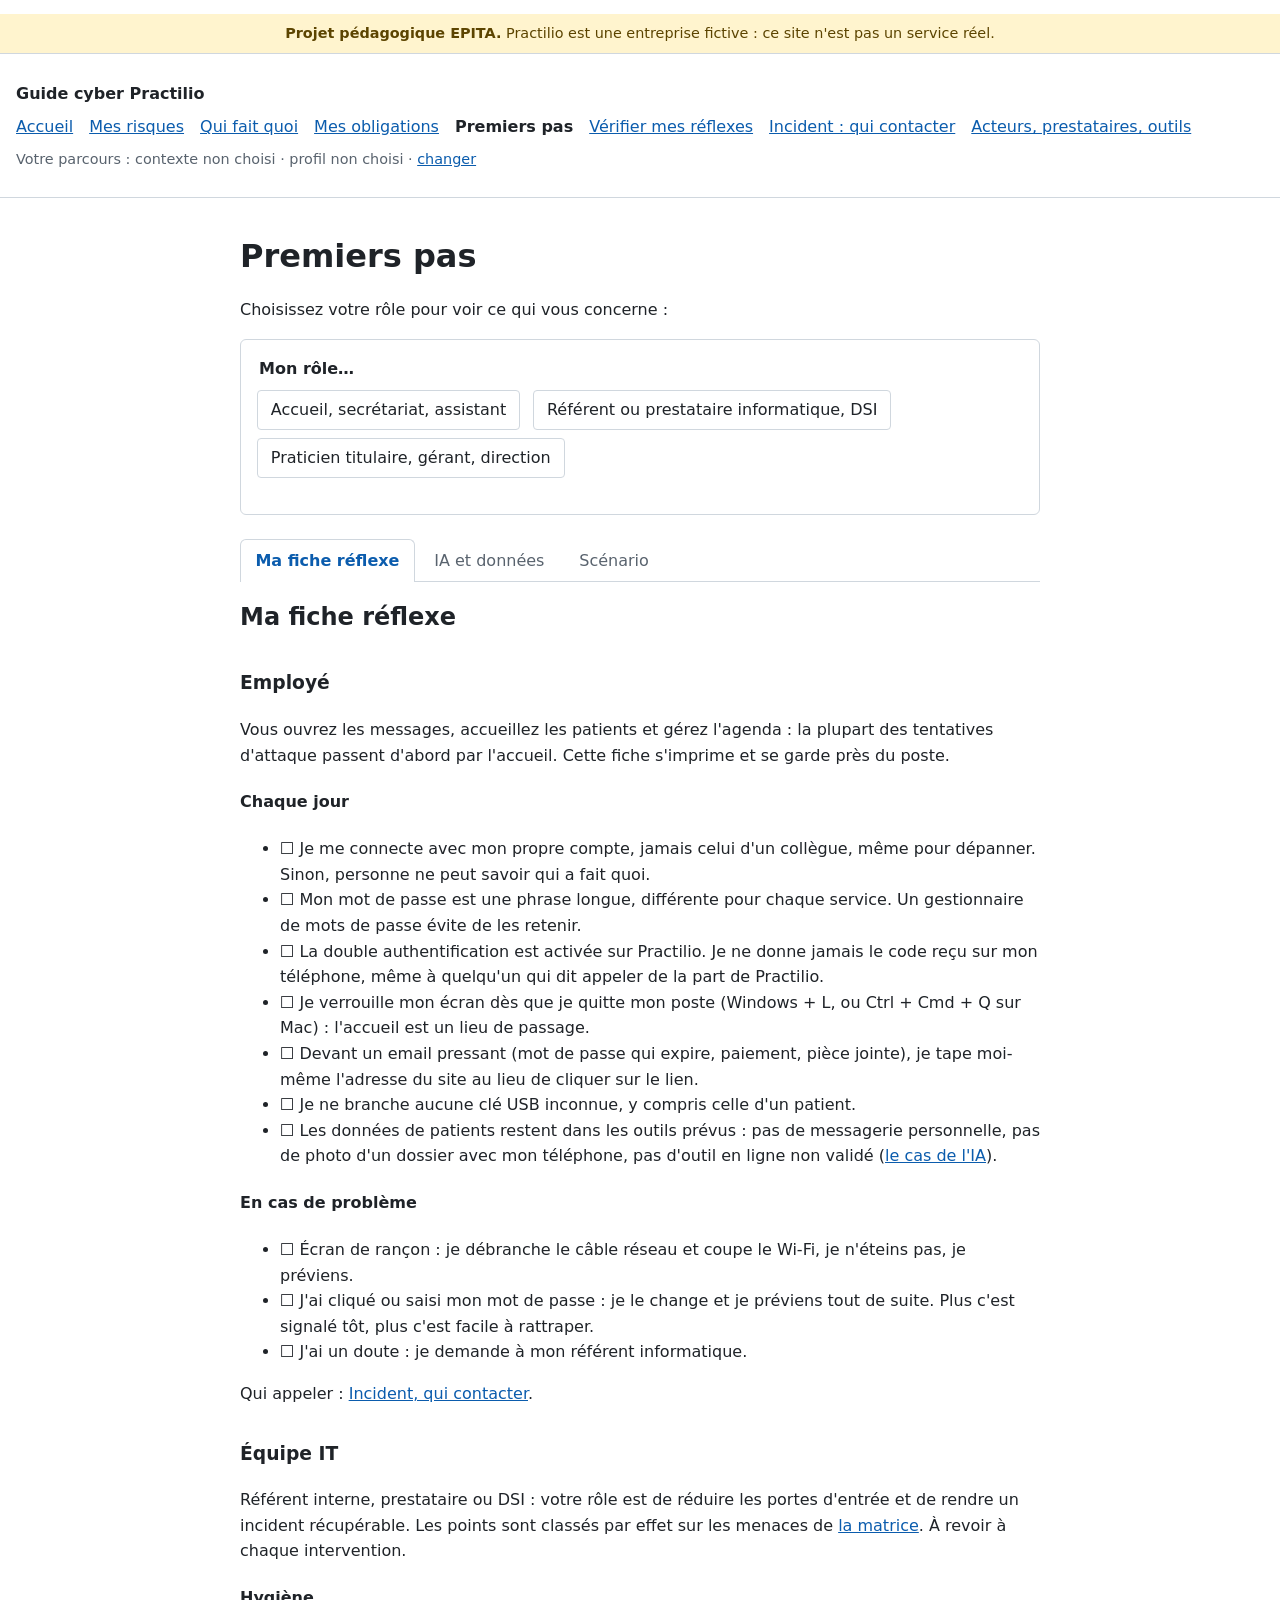
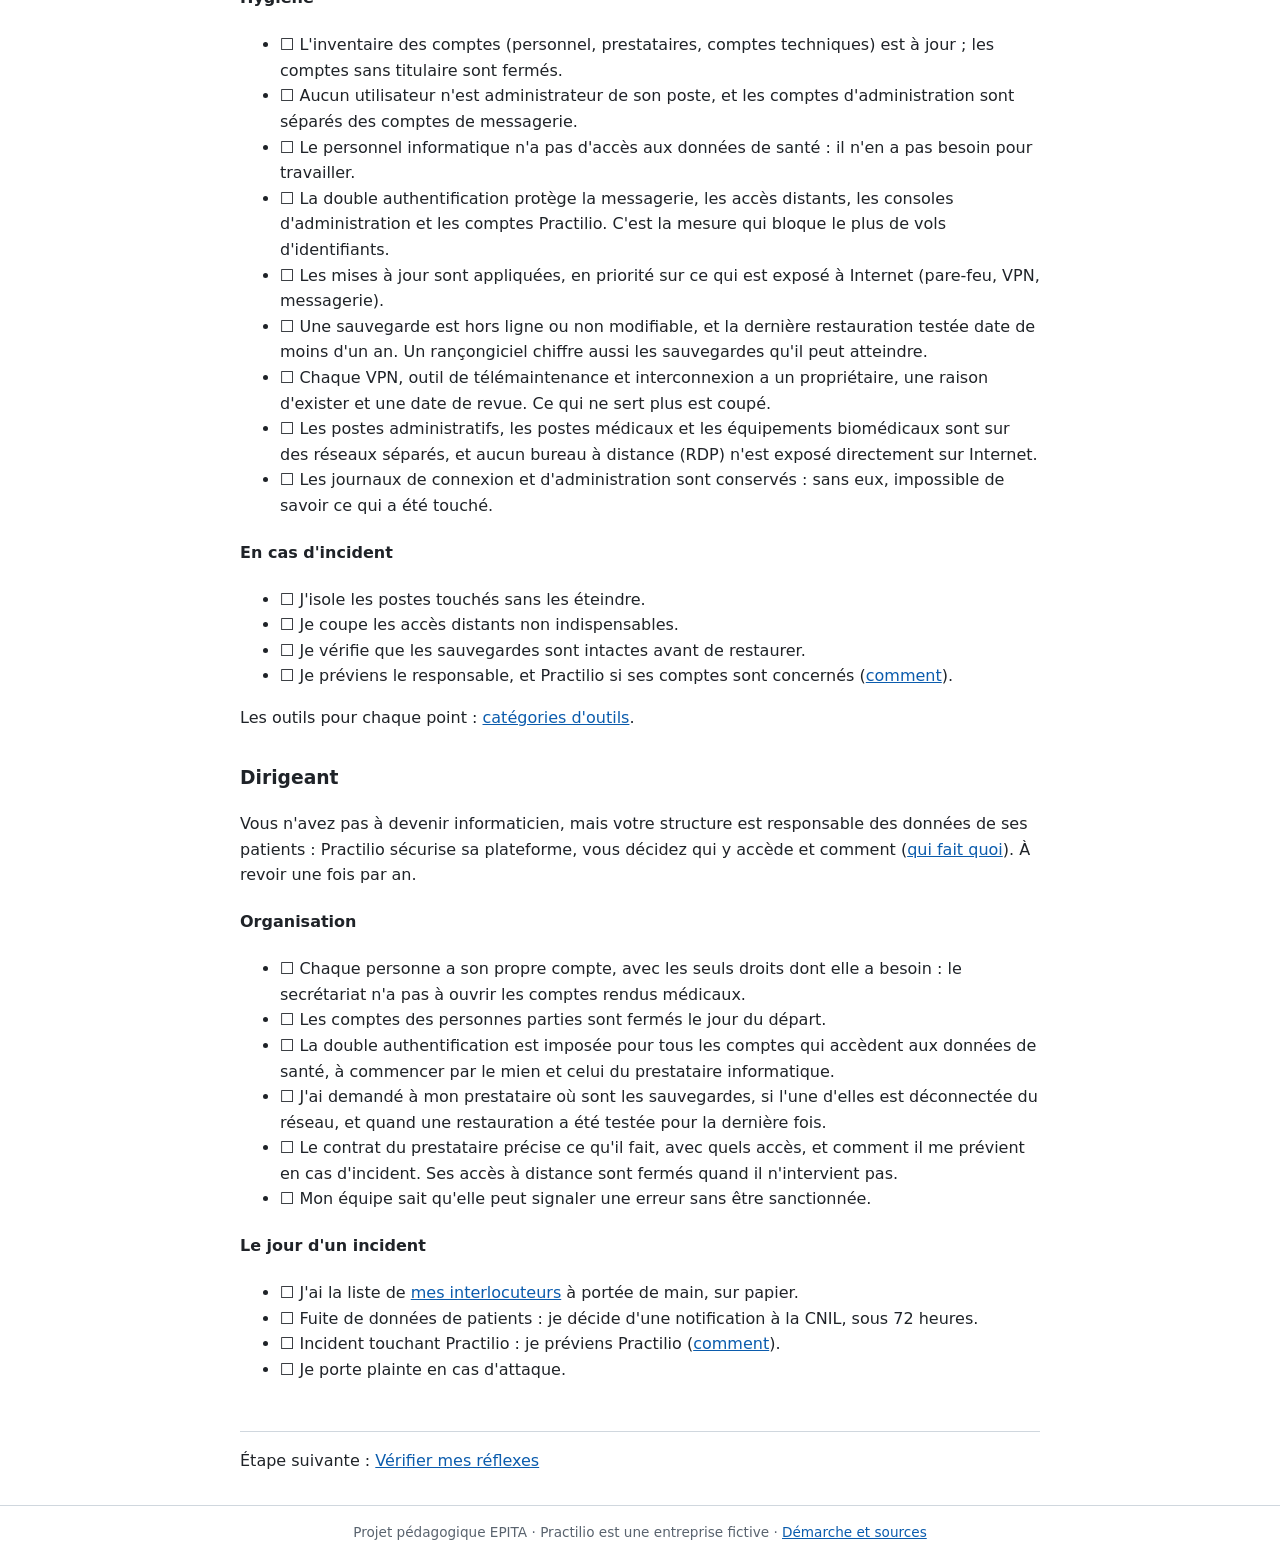
<file: docs/premiers-pas.html>
<!doctype html>
<html lang="fr">
<head>
  <meta charset="utf-8">
  <meta name="viewport" content="width=device-width, initial-scale=1">
  <title>Premiers pas · Guide cyber Practilio</title>
  <link rel="stylesheet" href="assets/style.css">
</head>
<body>
  <p class="disclaimer" role="note"><strong>Projet pédagogique EPITA.</strong> Practilio est une entreprise fictive : ce site n'est pas un service réel.</p>
  <header class="site">
    <a class="brand" href="index.html">Guide cyber Practilio</a>
    <nav class="menu" aria-label="Menu principal">
    <ul>
      <li><a href="index.html">Accueil</a></li>
      <li><a href="risques.html">Mes risques</a></li>
      <li><a href="responsabilites.html">Qui fait quoi</a></li>
      <li><a href="obligations.html">Mes obligations</a></li>
      <li><a href="premiers-pas.html" aria-current="page">Premiers pas</a></li>
      <li><a href="evaluer.html">Vérifier mes réflexes</a></li>
      <li><a href="incident.html">Incident : qui contacter</a></li>
      <li><a href="ressources.html">Acteurs, prestataires, outils</a></li>
    </ul>
    </nav>
    <p class="current-choice" id="current-choice"></p>
  </header>
  <main>
<h1>Premiers pas</h1>
<p data-no-profile>Choisissez votre rôle pour voir ce qui vous concerne :</p>
<div class="selector">
  <fieldset><legend>Mon rôle…</legend>
    <button type="button" data-pick-profile="employe">Accueil, secrétariat, assistant</button>
    <button type="button" data-pick-profile="it">Référent ou prestataire informatique, DSI</button>
    <button type="button" data-pick-profile="dirigeant">Praticien titulaire, gérant, direction</button>
  </fieldset>
</div>

<div class="tabs" data-tabs>
<div class="tab-list" aria-label="Sections de la page">
  <a href="#fiche-reflexe" data-tab="fiche-reflexe">Ma fiche réflexe</a>
  <a href="#ia" data-tab="ia">IA et données</a>
  <a href="#scenario" data-tab="scenario">Scénario</a>
</div>
<div class="tab-panel" id="fiche-reflexe">
<h2>Ma fiche réflexe</h2>
<section data-profile="employe">
<h3 data-no-profile>Employé</h3>
<div class="block">
<p>Vous ouvrez les messages, accueillez les patients et gérez l'agenda : la plupart des tentatives d'attaque passent d'abord par l'accueil. Cette fiche s'imprime et se garde près du poste.</p>
<h4>Chaque jour</h4>
<ul>
<li>☐ Je me connecte avec mon propre compte, jamais celui d'un collègue, même pour dépanner. Sinon, personne ne peut savoir qui a fait quoi.</li>
<li>☐ Mon mot de passe est une phrase longue, différente pour chaque service. Un gestionnaire de mots de passe évite de les retenir.</li>
<li>☐ La double authentification est activée sur Practilio. Je ne donne jamais le code reçu sur mon téléphone, même à quelqu'un qui dit appeler de la part de Practilio.</li>
<li>☐ Je verrouille mon écran dès que je quitte mon poste (Windows + L, ou Ctrl + Cmd + Q sur Mac) : l'accueil est un lieu de passage.</li>
<li>☐ Devant un email pressant (mot de passe qui expire, paiement, pièce jointe), je tape moi-même l'adresse du site au lieu de cliquer sur le lien.</li>
<li>☐ Je ne branche aucune clé USB inconnue, y compris celle d'un patient.</li>
<li>☐ Les données de patients restent dans les outils prévus : pas de messagerie personnelle, pas de photo d'un dossier avec mon téléphone, pas d'outil en ligne non validé (<a href="#ia">le cas de l'IA</a>).</li>
</ul>
<h4>En cas de problème</h4>
<ul>
<li>☐ Écran de rançon : je débranche le câble réseau et coupe le Wi-Fi, je n'éteins pas, je préviens.</li>
<li>☐ J'ai cliqué ou saisi mon mot de passe : je le change et je préviens tout de suite. Plus c'est signalé tôt, plus c'est facile à rattraper.</li>
<li>☐ J'ai un doute : je demande à mon référent informatique.</li>
</ul>
<p>Qui appeler : <a href="incident.html#situation">Incident, qui contacter</a>.</p>
</div>
</section>
<section data-profile="it">
<h3 data-no-profile>Équipe IT</h3>
<div class="block">
<p>Référent interne, prestataire ou DSI : votre rôle est de réduire les portes d'entrée et de rendre un incident récupérable. Les points sont classés par effet sur les menaces de <a href="risques.html#vue-ensemble">la matrice</a>. À revoir à chaque intervention.</p>
<h4>Hygiène</h4>
<ul>
<li>☐ L'inventaire des comptes (personnel, prestataires, comptes techniques) est à jour ; les comptes sans titulaire sont fermés.</li>
<li>☐ Aucun utilisateur n'est administrateur de son poste, et les comptes d'administration sont séparés des comptes de messagerie.</li>
<li>☐ Le personnel informatique n'a pas d'accès aux données de santé : il n'en a pas besoin pour travailler.</li>
<li>☐ La double authentification protège la messagerie, les accès distants, les consoles d'administration et les comptes Practilio. C'est la mesure qui bloque le plus de vols d'identifiants.</li>
<li>☐ Les mises à jour sont appliquées, en priorité sur ce qui est exposé à Internet (pare-feu, VPN, messagerie).</li>
<li>☐ Une sauvegarde est hors ligne ou non modifiable, et la dernière restauration testée date de moins d'un an. Un rançongiciel chiffre aussi les sauvegardes qu'il peut atteindre.</li>
<li>☐ Chaque VPN, outil de télémaintenance et interconnexion a un propriétaire, une raison d'exister et une date de revue. Ce qui ne sert plus est coupé.</li>
<li>☐ Les postes administratifs, les postes médicaux et les équipements biomédicaux sont sur des réseaux séparés, et aucun bureau à distance (RDP) n'est exposé directement sur Internet.</li>
<li>☐ Les journaux de connexion et d'administration sont conservés : sans eux, impossible de savoir ce qui a été touché.</li>
</ul>
<h4>En cas d'incident</h4>
<ul>
<li>☐ J'isole les postes touchés sans les éteindre.</li>
<li>☐ Je coupe les accès distants non indispensables.</li>
<li>☐ Je vérifie que les sauvegardes sont intactes avant de restaurer.</li>
<li>☐ Je préviens le responsable, et Practilio si ses comptes sont concernés (<a href="incident.html#practilio">comment</a>).</li>
</ul>
<p>Les outils pour chaque point : <a href="ressources.html#outils">catégories d'outils</a>.</p>
</div>
</section>
<section data-profile="dirigeant">
<h3 data-no-profile>Dirigeant</h3>
<div class="block">
<p>Vous n'avez pas à devenir informaticien, mais votre structure est responsable des données de ses patients : Practilio sécurise sa plateforme, vous décidez qui y accède et comment (<a href="responsabilites.html#practilio">qui fait quoi</a>). À revoir une fois par an.</p>
<h4>Organisation</h4>
<ul>
<li>☐ Chaque personne a son propre compte, avec les seuls droits dont elle a besoin : le secrétariat n'a pas à ouvrir les comptes rendus médicaux.</li>
<li>☐ Les comptes des personnes parties sont fermés le jour du départ.</li>
<li>☐ La double authentification est imposée pour tous les comptes qui accèdent aux données de santé, à commencer par le mien et celui du prestataire informatique.</li>
<li>☐ J'ai demandé à mon prestataire où sont les sauvegardes, si l'une d'elles est déconnectée du réseau, et quand une restauration a été testée pour la dernière fois.</li>
<li>☐ Le contrat du prestataire précise ce qu'il fait, avec quels accès, et comment il me prévient en cas d'incident. Ses accès à distance sont fermés quand il n'intervient pas.</li>
<li>☐ Mon équipe sait qu'elle peut signaler une erreur sans être sanctionnée.</li>
</ul>
<h4>Le jour d'un incident</h4>
<ul>
<li>☐ J'ai la liste de <a href="incident.html#interlocuteurs">mes interlocuteurs</a> à portée de main, sur papier.</li>
<li>☐ Fuite de données de patients : je décide d'une notification à la CNIL, sous 72 heures.</li>
<li>☐ Incident touchant Practilio : je préviens Practilio (<a href="incident.html#practilio">comment</a>).</li>
<li>☐ Je porte plainte en cas d'attaque.</li>
</ul>
</div>
</section>
</div>
<div class="tab-panel" id="ia">
<h2>Outils d'IA et données de patients</h2>
<div class="block">
<p>Assistants conversationnels, outils de transcription ou de traduction en ligne : ils font gagner du temps. Mais tout ce que vous y tapez ou y déposez quitte votre établissement.</p>
<h4>Où partent les données ?</h4>
<ul>
<li>Elles sont envoyées sur les serveurs de l'éditeur, parfois hors de l'Union européenne.</li>
<li>Elles peuvent être conservées, relues par des personnes chez l'éditeur ou réutilisées pour améliorer l'outil, selon ses conditions d'utilisation.</li>
<li>Une fois envoyées, vous ne pouvez plus les reprendre.</li>
</ul>
<p>Pour des données de santé, la loi impose un hébergement chez un hébergeur certifié (HDS) et un cadre précis. Un outil grand public ne remplit pas ces conditions.</p>
<h4>Ce qu'il ne faut jamais y mettre</h4>
<ul>
<li>Un compte rendu, une ordonnance, un résultat d'analyse ou une partie de dossier.</li>
<li>Le nom, la date de naissance, le numéro de sécurité sociale ou les coordonnées d'un patient.</li>
<li>Vos mots de passe, des captures d'écran de vos logiciels métier, des documents internes.</li>
</ul>
<p>Retirer le nom ne suffit pas toujours : une date, un lieu et une pathologie rare permettent souvent de reconnaître quelqu'un.</p>
<h4>Cas : un compte rendu collé dans un assistant</h4>
<p>Un médecin colle un compte rendu de consultation dans un assistant en ligne pour le reformuler plus vite.</p>
<details>
<summary>Ce qu'il fallait faire</summary>
<ul>
<li>Ne pas utiliser d'outil en ligne non validé par l'établissement pour des données de patients.</li>
<li>Si c'est déjà fait : prévenez votre responsable. Il évalue s'il s'agit d'une violation de données à déclarer à la CNIL (délai de 72 heures). Supprimez la conversation si l'outil le permet.</li>
<li>Pour la suite : demandez à votre établissement quels outils sont autorisés et dans quelles conditions.</li>
</ul>
<p>Voyez la carte <a href="risques.html#menace-cabinet-fuite">fuite de données</a> de la matrice.</p>
</details>
</div>
</div>
<div class="tab-panel" id="scenario">
<h2>Scénario : un outil monté hors du périmètre</h2>
<div class="block">
<p>Ce scénario est fictif. Il montre comment une bonne intention peut ouvrir une brèche.</p>
<h4>L'histoire</h4>
<p>Dans un cabinet de quatre médecins, la secrétaire trouve que l'agenda est difficile à partager quand elle travaille de chez elle. Pour gagner du temps, elle crée un tableur en ligne gratuit avec son adresse personnelle. Elle y recopie chaque jour les rendez-vous du lendemain (noms, téléphones, motifs de consultation) et le partage par lien avec ses collègues.</p>
<p>Six mois plus tard, elle quitte le cabinet. Le tableur reste sur son compte personnel. Le lien de partage, lui, circule toujours : il a été transféré par email à un remplaçant, puis à un stagiaire.</p>
<h4>Ce qui pose problème</h4>
<ul>
<li>Des données de santé (le motif de consultation en est une) sont stockées hors des outils prévus, chez un hébergeur non certifié.</li>
<li>Le cabinet ne sait pas que cet outil existe : personne ne peut le protéger ni le fermer.</li>
<li>Le lien donne accès à n'importe qui l'ayant reçu, sans mot de passe.</li>
<li>Au départ de la secrétaire, l'accès n'a pas été coupé.</li>
</ul>
<h4>Les signaux d'alerte</h4>
<ul>
<li>« Je l'ai mis sur mon compte, c'est plus pratique. »</li>
<li>Un outil que personne n'a validé, utilisé par toute l'équipe.</li>
<li>Des données recopiées d'un logiciel vers un autre.</li>
</ul>
<h4>Ce qu'il fallait faire</h4>
<ol>
<li>Exprimer le besoin au responsable ou au référent informatique : l'agenda de Practilio ou un outil validé permet souvent déjà de travailler à distance.</li>
<li>Si un outil manque, le choisir avec le cabinet, avec des comptes nominatifs.</li>
<li>En découvrant ce tableur : récupérer les données, supprimer le fichier, prévenir le responsable. Il évalue si la CNIL doit être notifiée.</li>
</ol>
<p>Voyez aussi <a href="responsabilites.html#vous">qui est responsable de quoi</a>.</p>
</div>
</div>
</div>

    <p class="next-step">Étape suivante : <a href="evaluer.html">Vérifier mes réflexes</a></p>
  </main>
  <footer class="site">Projet pédagogique EPITA · Practilio est une entreprise fictive · <a href="demarche.html">Démarche et sources</a></footer>
  <script src="assets/app.js"></script>
</body>
</html>
</file>
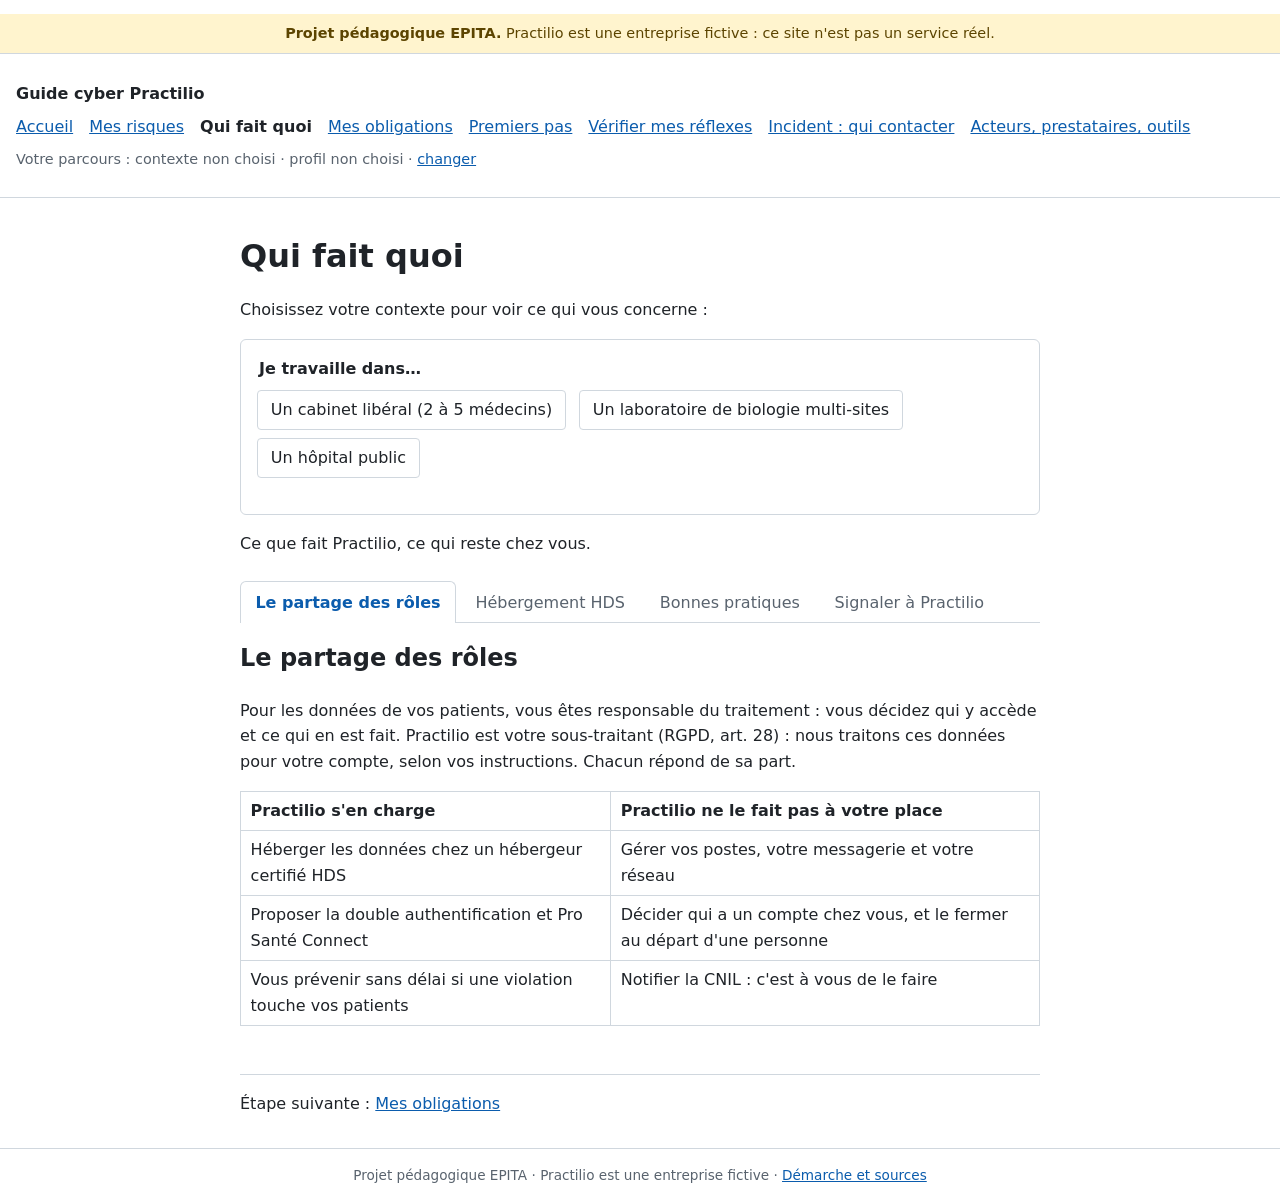
<file: docs/responsabilites.html>
<!doctype html>
<html lang="fr">
<head>
  <meta charset="utf-8">
  <meta name="viewport" content="width=device-width, initial-scale=1">
  <title>Qui fait quoi · Guide cyber Practilio</title>
  <link rel="stylesheet" href="assets/style.css">
</head>
<body>
  <p class="disclaimer" role="note"><strong>Projet pédagogique EPITA.</strong> Practilio est une entreprise fictive : ce site n'est pas un service réel.</p>
  <header class="site">
    <a class="brand" href="index.html">Guide cyber Practilio</a>
    <nav class="menu" aria-label="Menu principal">
    <ul>
      <li><a href="index.html">Accueil</a></li>
      <li><a href="risques.html">Mes risques</a></li>
      <li><a href="responsabilites.html" aria-current="page">Qui fait quoi</a></li>
      <li><a href="obligations.html">Mes obligations</a></li>
      <li><a href="premiers-pas.html">Premiers pas</a></li>
      <li><a href="evaluer.html">Vérifier mes réflexes</a></li>
      <li><a href="incident.html">Incident : qui contacter</a></li>
      <li><a href="ressources.html">Acteurs, prestataires, outils</a></li>
    </ul>
    </nav>
    <p class="current-choice" id="current-choice"></p>
  </header>
  <main>
<h1>Qui fait quoi</h1>
<p data-no-ctx>Choisissez votre contexte pour voir ce qui vous concerne :</p>
<div class="selector">
  <fieldset><legend>Je travaille dans…</legend>
    <button type="button" data-pick-ctx="cabinet">Un cabinet libéral (2 à 5 médecins)</button>
    <button type="button" data-pick-ctx="labo">Un laboratoire de biologie multi-sites</button>
    <button type="button" data-pick-ctx="hopital">Un hôpital public</button>
  </fieldset>
</div>
<p>Ce que fait Practilio, ce qui reste chez vous.</p>

<div class="tabs" data-tabs>
<div class="tab-list" aria-label="Sections de la page">
  <a href="#practilio" data-tab="practilio">Le partage des rôles</a>
  <a href="#hds" data-tab="hds">Hébergement HDS</a>
  <a href="#vous" data-tab="vous">Bonnes pratiques</a>
  <a href="#signaler" data-tab="signaler">Signaler à Practilio</a>
</div>
<div class="tab-panel" id="practilio">
<h2>Le partage des rôles</h2>
<div class="block">
<p>Pour les données de vos patients, vous êtes responsable du traitement : vous décidez qui y accède et ce qui en est fait. Practilio est votre sous-traitant (RGPD, art. 28) : nous traitons ces données pour votre compte, selon vos instructions. Chacun répond de sa part.</p>
<table>
<thead><tr><th>Practilio s'en charge</th><th>Practilio ne le fait pas à votre place</th></tr></thead>
<tbody>
<tr><td>Héberger les données chez un hébergeur certifié HDS</td><td>Gérer vos postes, votre messagerie et votre réseau</td></tr>
<tr><td>Proposer la double authentification et Pro Santé Connect</td><td>Décider qui a un compte chez vous, et le fermer au départ d'une personne</td></tr>
<tr><td>Vous prévenir sans délai si une violation touche vos patients</td><td>Notifier la CNIL : c'est à vous de le faire</td></tr>
</tbody></table>
</div>
</div>
<div class="tab-panel" id="hds">
<h2>L'hébergement HDS : ce qu'il couvre, ce qu'il ne couvre pas</h2>
<div class="block">
<p>La loi impose à Practilio un hébergeur certifié HDS (hébergeur de données de santé). Cette certification porte sur la plateforme, pas sur ce qui se passe dans votre structure.</p>
<table>
<thead><tr><th>Couvert par Practilio et son hébergeur</th><th>Reste de votre côté</th></tr></thead>
<tbody>
<tr><td>Les serveurs et les centres de données où sont stockées les données</td><td>Vos ordinateurs, tablettes et téléphones</td></tr>
<tr><td>La disponibilité de la plateforme (pannes, maintenance, plan de secours)</td><td>Vos mots de passe, et le fait de ne jamais partager un compte</td></tr>
<tr><td>Les sauvegardes des données stockées sur la plateforme</td><td>Les fichiers exportés, téléchargés ou imprimés depuis Practilio</td></tr>
<tr><td>Le chiffrement des données et des échanges avec la plateforme</td><td>Vos boîtes mail, surtout les messageries personnelles</td></tr>
<tr><td>Le journal des connexions et des accès à la plateforme</td><td>Le choix des personnes qui ont un compte, et le retrait de ce compte à leur départ</td></tr>
<tr><td>Le stockage des données dans l'Espace économique européen</td><td>Votre réseau, votre box Internet, votre wifi</td></tr>
<tr><td>Les contrôles sur les équipes de Practilio qui interviennent sur la plateforme</td><td>Votre prestataire informatique et ses accès à distance</td></tr>
</tbody></table>
<blockquote>
<p>La certification HDS ne protège pas vos identifiants. Si quelqu'un se connecte avec vos identifiants, la plateforme voit un utilisateur légitime : elle ne peut pas savoir que ce n'est pas vous.</p>
</blockquote>
</div>
</div>
<div class="tab-panel" id="vous">
<h2>Bonnes pratiques pour vous</h2>
<div class="block">
<ul>
<li>Un compte nominatif par personne, jamais partagé, avec la double authentification activée.</li>
<li>Chacun n'accède qu'à ce dont il a besoin, et un compte est fermé le jour du départ de la personne.</li>
<li>Des postes à jour, une session verrouillée dès que vous quittez votre bureau.</li>
<li>Aucune donnée de patient sur une messagerie personnelle ou dans un outil en ligne non prévu. Entre professionnels, utilisez une messagerie sécurisée de santé (MSSanté).</li>
<li>Un accès à distance de votre prestataire ouvert seulement quand vous l'autorisez.</li>
<li>Un doute, un incident : signalez-le, même si vous pensez avoir fait une erreur.</li>
</ul>
</div>
<section data-ctx="cabinet">
<h3 data-no-ctx>Cabinet libéral</h3>
<div class="block">
<ul>
<li>Le médecin titulaire (ou la société du cabinet) est responsable du traitement. Sans service informatique, ces gestes reposent sur chacun.</li>
<li>En cas de fuite de données, c'est le cabinet qui notifie la CNIL sous 72 h, même si l'incident vient de Practilio.</li>
</ul>
<p>Le détail : <a href="obligations.html">Mes obligations</a>.</p>
</div>
</section>
<section data-ctx="labo">
<h3 data-no-ctx>Laboratoire de biologie</h3>
<div class="block">
<ul>
<li>Le laboratoire est responsable du traitement, y compris des résultats mis à disposition dans l'Espace Patient de Practilio.</li>
<li>Le laboratoire notifie la CNIL sous 72 h et signale les incidents graves à l'ARS ; un DPO est obligatoire.</li>
<li>La télémaintenance des automates par les fabricants s'encadre comme l'accès d'un prestataire.</li>
</ul>
<p>Le détail : <a href="obligations.html">Mes obligations</a>.</p>
</div>
</section>
<section data-ctx="hopital">
<h3 data-no-ctx>Hôpital public</h3>
<div class="block">
<ul>
<li>L'établissement est responsable du traitement ; son DPO est le premier contact sur les données.</li>
<li>L'établissement notifie la CNIL sous 72 h et signale les incidents graves à l'ARS.</li>
<li>Internes, intérimaires, remplaçants : chaque compte est nominatif et limité à la durée de la mission.</li>
<li>Le marché public passé avec Practilio doit contenir les exigences de sécurité (HDS, clauses de sous-traitance, réversibilité).</li>
</ul>
<p>Le détail : <a href="obligations.html">Mes obligations</a>.</p>
</div>
</section>
</div>
<div class="tab-panel" id="signaler">
<h2>Signaler un incident ou un doute à Practilio</h2>
<ul>
  <li><strong>Quand</strong> : connexion inconnue à votre compte, faux message « Practilio », rendez-vous ou notifications que personne n'a créés, données visibles par la mauvaise personne.</li>
  <li><strong>Comment</strong> : depuis votre espace Practilio, menu Aide › Signaler un incident de sécurité (canal fictif sur ce site de démonstration).</li>
  <li><strong>Ensuite</strong> : Practilio analyse, vous prévient si les données de vos patients sont touchées et vous donne les éléments pour vos déclarations.</li>
</ul>
<p>Le détail, étape par étape : <a href="incident.html#practilio">Incident : qui contacter</a>.</p>
</div>
</div>

    <p class="next-step">Étape suivante : <a href="obligations.html">Mes obligations</a></p>
  </main>
  <footer class="site">Projet pédagogique EPITA · Practilio est une entreprise fictive · <a href="demarche.html">Démarche et sources</a></footer>
  <script src="assets/app.js"></script>
</body>
</html>
</file>
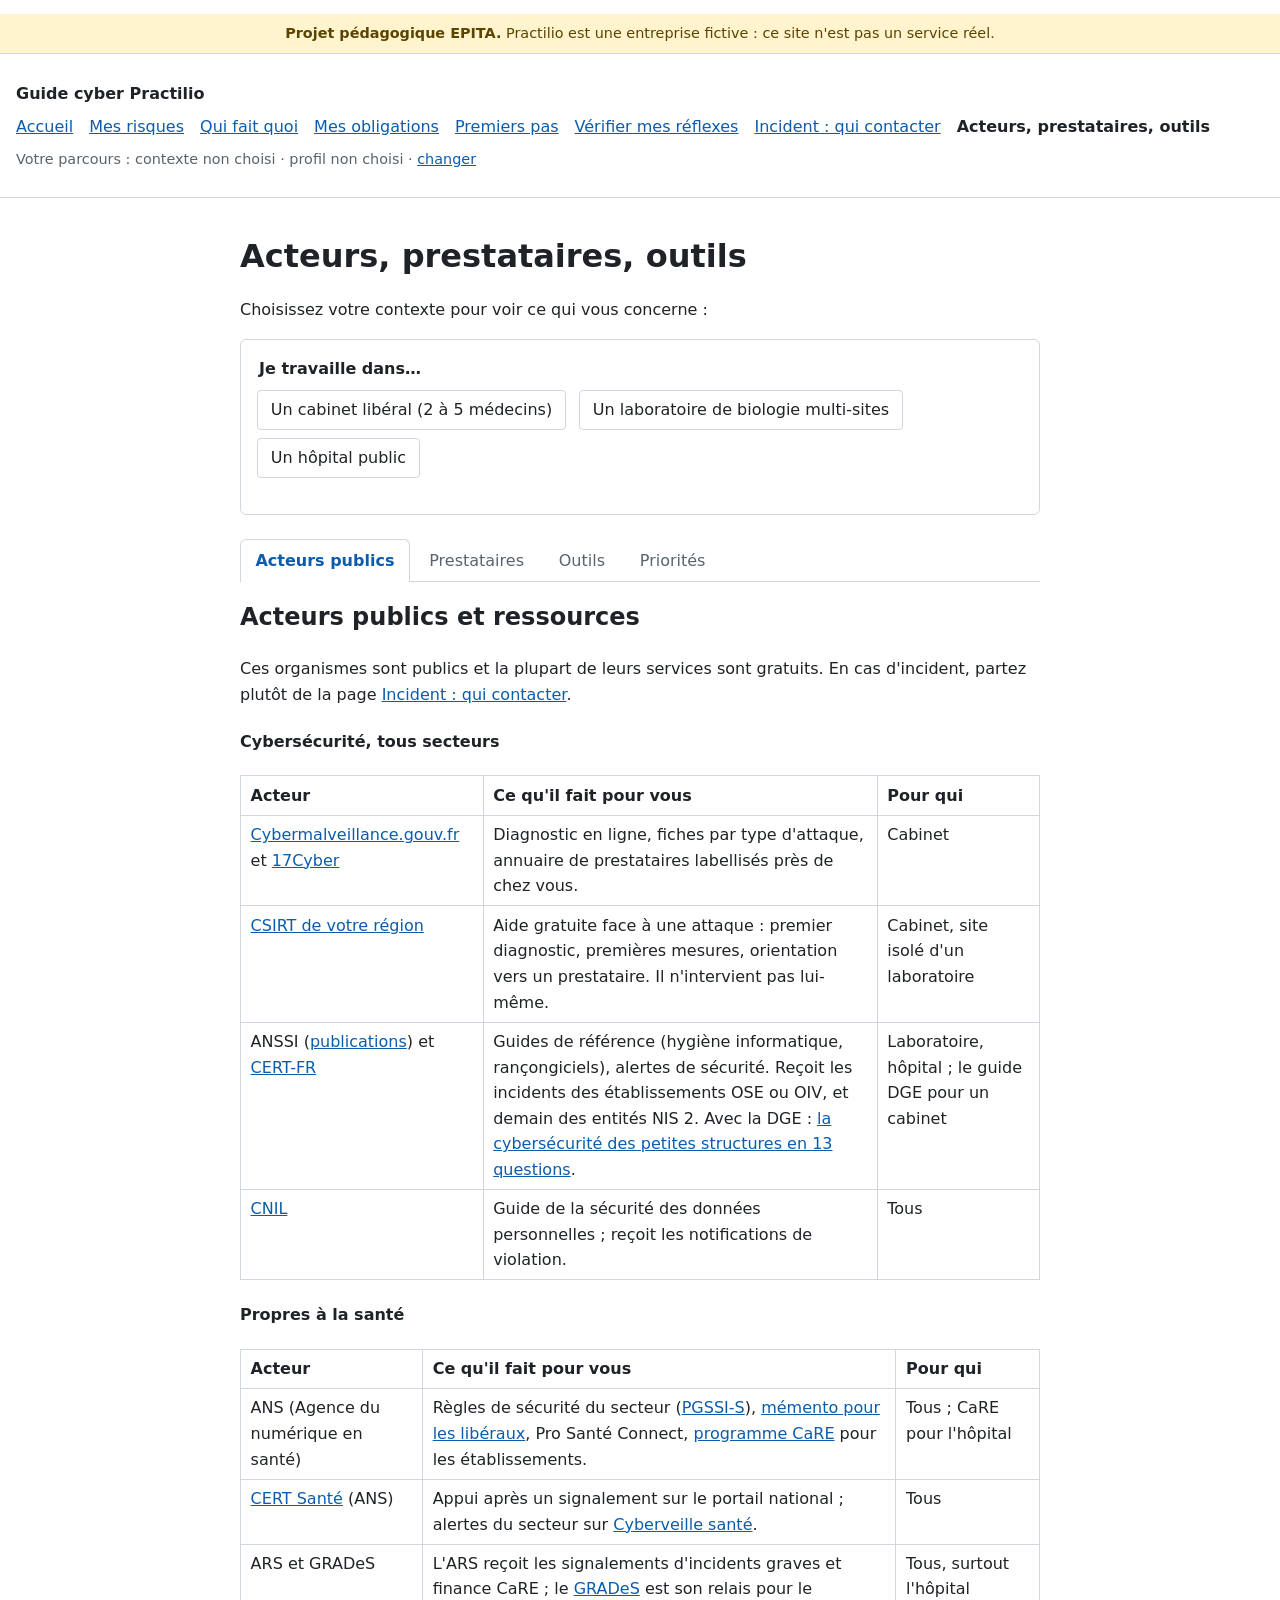
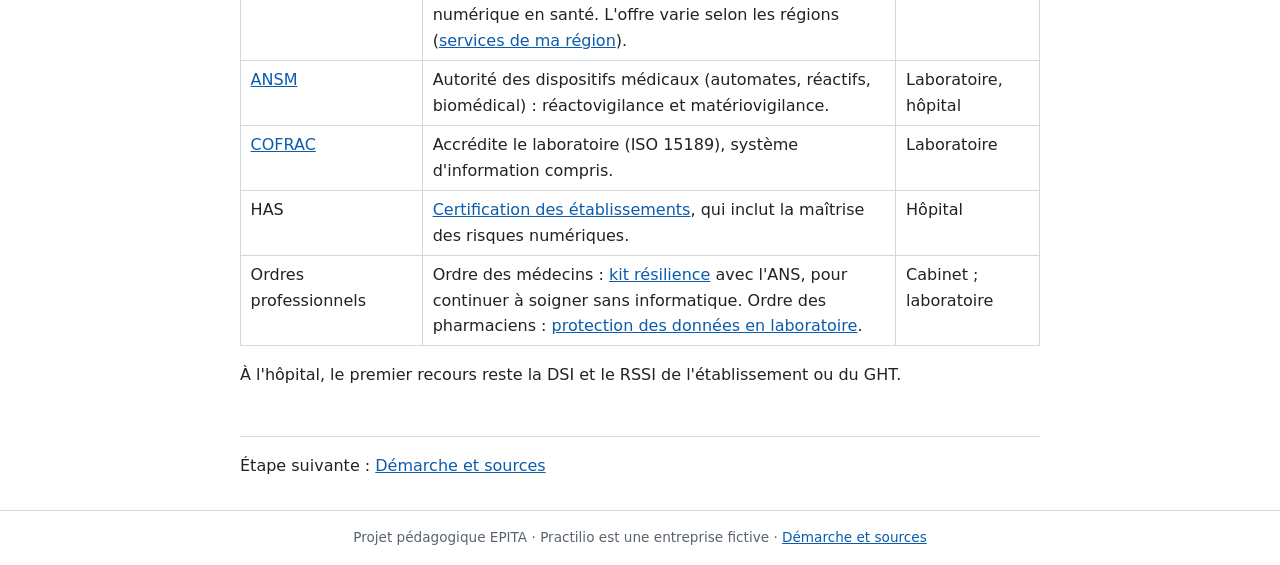
<file: docs/ressources.html>
<!doctype html>
<html lang="fr">
<head>
  <meta charset="utf-8">
  <meta name="viewport" content="width=device-width, initial-scale=1">
  <title>Acteurs, prestataires, outils · Guide cyber Practilio</title>
  <link rel="stylesheet" href="assets/style.css">
</head>
<body>
  <p class="disclaimer" role="note"><strong>Projet pédagogique EPITA.</strong> Practilio est une entreprise fictive : ce site n'est pas un service réel.</p>
  <header class="site">
    <a class="brand" href="index.html">Guide cyber Practilio</a>
    <nav class="menu" aria-label="Menu principal">
    <ul>
      <li><a href="index.html">Accueil</a></li>
      <li><a href="risques.html">Mes risques</a></li>
      <li><a href="responsabilites.html">Qui fait quoi</a></li>
      <li><a href="obligations.html">Mes obligations</a></li>
      <li><a href="premiers-pas.html">Premiers pas</a></li>
      <li><a href="evaluer.html">Vérifier mes réflexes</a></li>
      <li><a href="incident.html">Incident : qui contacter</a></li>
      <li><a href="ressources.html" aria-current="page">Acteurs, prestataires, outils</a></li>
    </ul>
    </nav>
    <p class="current-choice" id="current-choice"></p>
  </header>
  <main>
<h1>Acteurs, prestataires, outils</h1>
<p data-no-ctx>Choisissez votre contexte pour voir ce qui vous concerne :</p>
<div class="selector">
  <fieldset><legend>Je travaille dans…</legend>
    <button type="button" data-pick-ctx="cabinet">Un cabinet libéral (2 à 5 médecins)</button>
    <button type="button" data-pick-ctx="labo">Un laboratoire de biologie multi-sites</button>
    <button type="button" data-pick-ctx="hopital">Un hôpital public</button>
  </fieldset>
</div>

<div class="tabs" data-tabs>
<div class="tab-list" aria-label="Sections de la page">
  <a href="#acteurs" data-tab="acteurs">Acteurs publics</a>
  <a href="#prestataires" data-tab="prestataires">Prestataires</a>
  <a href="#outils" data-tab="outils">Outils</a>
  <a href="#prioriser" data-tab="prioriser">Priorités</a>
</div>
<div class="tab-panel" id="acteurs">
<h2>Acteurs publics et ressources</h2>
<div class="block">
<p>Ces organismes sont publics et la plupart de leurs services sont gratuits. En cas d'incident, partez plutôt de la page <a href="incident.html">Incident : qui contacter</a>.</p>
<h4>Cybersécurité, tous secteurs</h4>
<table>
<thead><tr><th>Acteur</th><th>Ce qu'il fait pour vous</th><th>Pour qui</th></tr></thead>
<tbody>
<tr><td><a href="https://www.cybermalveillance.gouv.fr/">Cybermalveillance.gouv.fr</a> et <a href="https://www.17cyber.gouv.fr/">17Cyber</a></td><td>Diagnostic en ligne, fiches par type d'attaque, annuaire de prestataires labellisés près de chez vous.</td><td>Cabinet</td></tr>
<tr><td><a href="https://cyber.gouv.fr/csirt-territoriaux">CSIRT de votre région</a></td><td>Aide gratuite face à une attaque : premier diagnostic, premières mesures, orientation vers un prestataire. Il n'intervient pas lui-même.</td><td>Cabinet, site isolé d'un laboratoire</td></tr>
<tr><td>ANSSI (<a href="https://cyber.gouv.fr/publications">publications</a>) et <a href="https://www.cert.ssi.gouv.fr/">CERT-FR</a></td><td>Guides de référence (hygiène informatique, rançongiciels), alertes de sécurité. Reçoit les incidents des établissements OSE ou OIV, et demain des entités NIS 2. Avec la DGE : <a href="https://www.entreprises.gouv.fr/la-dge/publications/la-cybersecurite-pour-les-tpepme-en-13-questions">la cybersécurité des petites structures en 13 questions</a>.</td><td>Laboratoire, hôpital ; le guide DGE pour un cabinet</td></tr>
<tr><td><a href="https://www.cnil.fr/fr/guide-de-la-securite-des-donnees-personnelles-nouvelle-edition-2024">CNIL</a></td><td>Guide de la sécurité des données personnelles ; reçoit les notifications de violation.</td><td>Tous</td></tr>
</tbody></table>
<h4>Propres à la santé</h4>
<table>
<thead><tr><th>Acteur</th><th>Ce qu'il fait pour vous</th><th>Pour qui</th></tr></thead>
<tbody>
<tr><td>ANS (Agence du numérique en santé)</td><td>Règles de sécurité du secteur (<a href="https://esante.gouv.fr/produits-services/pgssi-s">PGSSI-S</a>), <a href="https://esante.gouv.fr/actualites/lans-publie-un-memento-de-securite-informatique-pour-les-professionnels-de-sante-en-exercice-liberal">mémento pour les libéraux</a>, Pro Santé Connect, <a href="https://esante.gouv.fr/strategie-nationale/cybersecurite">programme CaRE</a> pour les établissements.</td><td>Tous ; CaRE pour l'hôpital</td></tr>
<tr><td><a href="https://esante.gouv.fr/securite/cert-sante">CERT Santé</a> (ANS)</td><td>Appui après un signalement sur le portail national ; alertes du secteur sur <a href="https://cyberveille.esante.gouv.fr/">Cyberveille santé</a>.</td><td>Tous</td></tr>
<tr><td>ARS et GRADeS</td><td>L'ARS reçoit les signalements d'incidents graves et finance CaRE ; le <a href="https://esante.gouv.fr/faq/que-sont-les-groupements-regionaux-dappui-au-developpement-de-la-esante-grades">GRADeS</a> est son relais pour le numérique en santé. L'offre varie selon les régions (<a href="https://esante.gouv.fr/strategie-nationale/presentation-cartographie-des-services-numeriques-territoriaux">services de ma région</a>).</td><td>Tous, surtout l'hôpital</td></tr>
<tr><td><a href="https://ansm.sante.fr/documents/reference/cybersecurite-des-dm-et-dmdiv">ANSM</a></td><td>Autorité des dispositifs médicaux (automates, réactifs, biomédical) : réactovigilance et matériovigilance.</td><td>Laboratoire, hôpital</td></tr>
<tr><td><a href="https://www.cofrac.fr/">COFRAC</a></td><td>Accrédite le laboratoire (ISO 15189), système d'information compris.</td><td>Laboratoire</td></tr>
<tr><td>HAS</td><td><a href="https://www.has-sante.fr/jcms/p_3563407/fr/mettre-en-oeuvre-le-6e-cycle-de-certification">Certification des établissements</a>, qui inclut la maîtrise des risques numériques.</td><td>Hôpital</td></tr>
<tr><td>Ordres professionnels</td><td>Ordre des médecins : <a href="https://esante.gouv.fr/sites/default/files/media/document/Kit%20r%C3%A9silience_VF.pdf">kit résilience</a> avec l'ANS, pour continuer à soigner sans informatique. Ordre des pharmaciens : <a href="https://www.ordre.pharmacien.fr/je-suis/pharmacien/je-suis-pharmacien-biologiste-medical/mon-exercice-professionnel/la-protection-des-donnees-personnelles-en-laboratoire-de-biologie-medicale">protection des données en laboratoire</a>.</td><td>Cabinet ; laboratoire</td></tr>
</tbody></table>
<p>À l'hôpital, le premier recours reste la DSI et le RSSI de l'établissement ou du GHT.</p>
</div>
</div>
<div class="tab-panel" id="prestataires">
<h2>Prestataires</h2>
<div class="block">
<p>Un prestataire vient faire ce que votre équipe ne peut pas faire seule : surveiller le réseau jour et nuit, intervenir pendant une attaque, tester vos défenses ou former le personnel. Pour le choisir, un repère simple : un label ou une qualification délivrés par l'État.</p>
<ul>
<li>Pour un cabinet ou une petite structure : un prestataire labellisé ExpertCyber, trouvé près de chez vous via Cybermalveillance.gouv.fr. <a href="https://www.entreprises.gouv.fr/la-dge/actualites/mon-expertcyber-un-service-pour-aider-les-tpe-pme-renforcer-leur-cybersecurite">Mon ExpertCyber</a></li>
<li>Pour un laboratoire multi-sites ou un hôpital : un prestataire qualifié par l'ANSSI pour le service recherché, ou une offre du catalogue de l'ANS pour les établissements de santé. <a href="https://esante.gouv.fr/strategie-nationale/cybersecurite/catalogue-offres-cyber">Catalogue des offres cyber (ANS)</a></li>
</ul>
<h4>Quelques prestataires, par type de service</h4>
<table>
<thead><tr><th>Prestataire</th><th>Ce qu'il fait</th><th>Repère</th><th>Pour qui</th></tr></thead>
<tbody>
<tr><td>Orange Cyberdefense</td><td>Surveillance du réseau (SOC), réponse à incident, audit</td><td>Qualifié ANSSI PDIS, PRIS et PASSI ; présent au catalogue de l'ANS</td><td>Hôpital, laboratoire multi-sites</td></tr>
<tr><td>Intrinsec</td><td>Réponse à incident (CERT Intrinsec), gestion de crise</td><td>Qualifié ANSSI PRIS</td><td>Hôpital, laboratoire</td></tr>
<tr><td>Synacktiv</td><td>Tests d'intrusion, audit de sécurité</td><td>Qualifié ANSSI PASSI</td><td>Hôpital, laboratoire</td></tr>
<tr><td>Advens</td><td>Surveillance du réseau (SOC managé), réponse à incident</td><td>Qualifié ANSSI PDIS</td><td>Hôpital, laboratoire multi-sites</td></tr>
<tr><td>Conscio Technologies</td><td>Sensibilisation du personnel (plateforme Sensiwave, hébergée en France)</td><td>Programmes par secteur</td><td>Laboratoire, hôpital</td></tr>
</tbody></table>
<blockquote>
<p>Practilio ne recommande aucun prestataire ou éditeur cité sur cette page et ne reçoit rien de leur part. Avant de signer, vérifiez que la qualification est toujours valide sur la liste de l'ANSSI. Qualifications relevées le 23/11/2026.</p>
</blockquote>
</div>
</div>
<div class="tab-panel" id="outils">
<h2>Catégories d'outils</h2>
<div class="block">
<p>Un cabinet n'a pas besoin de tout : commencez par le gestionnaire de mots de passe, la double authentification et la sauvegarde. Les autres catégories concernent surtout un laboratoire ou un hôpital, avec une équipe informatique pour les exploiter.</p>
<table>
<thead><tr><th>Type d'outil</th><th>À quoi ça sert</th><th>Exemples d'éditeurs ou de technologies</th></tr></thead>
<tbody>
<tr><td>Gestionnaire de mots de passe</td><td>Un coffre-fort qui retient un mot de passe différent pour chaque logiciel : vous n'en retenez plus qu'un.</td><td>LockSelf (LockPass), éditeur français ; KeePass / KeePassXC, logiciel libre ; Bitwarden</td></tr>
<tr><td>Double authentification et gestion des comptes (MFA, IAM)</td><td>Un mot de passe volé ne suffit plus : il faut aussi la carte, le téléphone ou une clé.</td><td>Carte CPS et e-CPS avec Pro Santé Connect (santé, ANS) ; Microsoft Entra ID ; Okta ; Cisco Duo</td></tr>
<tr><td>Surveillance de l'exposition sur Internet (EASM)</td><td>Repérer ce que votre structure expose sur Internet sans le savoir : accès distants, serveurs oubliés, logiciels pas à jour.</td><td>Patrowl, éditeur français ; Microsoft Defender External Attack Surface Management ; Tenable Attack Surface Management ; Censys</td></tr>
<tr><td>Sauvegarde</td><td>La seule vraie parade au rançongiciel : pouvoir tout remettre en état sans payer.</td><td>Veeam ; Atempo, éditeur français ; Acronis</td></tr>
<tr><td>Protection des postes et serveurs (EDR, XDR)</td><td>Un « super antivirus » qui repère un comportement anormal et isole le poste à distance.</td><td>HarfangLab, éditeur français ; Microsoft Defender for Endpoint ; CrowdStrike Falcon ; SentinelOne</td></tr>
<tr><td>Filtrage de la messagerie et anti-hameçonnage</td><td>Le courriel reste la porte d'entrée la plus fréquente.</td><td>Mailinblack, éditeur français ; Proofpoint ; Microsoft Defender for Office 365</td></tr>
<tr><td>Recherche de vulnérabilités</td><td>Savoir ce qui n'est pas à jour à l'intérieur du réseau.</td><td>Tenable (Nessus) ; Qualys ; Greenbone (OpenVAS), logiciel libre</td></tr>
<tr><td>Gestion des appareils mobiles (MDM)</td><td>Garder la main sur les téléphones et tablettes qui accèdent aux données.</td><td>Microsoft Intune ; Jamf (appareils Apple) ; Ivanti</td></tr>
</tbody></table>
<blockquote>
<p>Liste relevée le 23/11/2026, sans ordre de préférence.</p>
</blockquote>
</div>
<div class="block">
<h4>Équipements médicaux connectés et bâtiment (OT de santé)</h4>
<p>Pompes à perfusion, imagerie, moniteurs, automates de laboratoire, mais aussi chauffage, ventilation des blocs et contrôle d'accès : ces équipements sont reliés au réseau, rarement mis à jour, et un antivirus classique ne peut pas y être installé. Des outils spécialisés les inventorient, surveillent leurs échanges et aident à les isoler du reste du réseau.</p>
<table>
<thead><tr><th>Éditeur</th><th>Ce qu'il apporte</th></tr></thead>
<tbody>
<tr><td>Claroty (xDome for Healthcare, issu du rachat de Medigate)</td><td>Inventaire et surveillance des dispositifs médicaux</td></tr>
<tr><td>Armis</td><td>Découverte de tous les équipements connectés, dont le biomédical</td></tr>
<tr><td>Asimily</td><td>Sécurité des dispositifs médicaux connectés et priorisation des vulnérabilités</td></tr>
<tr><td>Nozomi Networks</td><td>Surveillance des systèmes industriels et de la gestion technique du bâtiment (GTB). <a href="https://www.nozominetworks.com/solutions/building-automation-systems/">Page dédiée</a></td></tr>
<tr><td>Stormshield, éditeur français</td><td>Pare-feu pour cloisonner les réseaux biomédicaux et GTB et sécuriser la télémaintenance. <a href="https://stormshield.com/products-services/by-industry/health-and-healthcare-facilities/">Page santé</a></td></tr>
</tbody></table>
<p>Surtout utile à un hôpital et à un laboratoire (automates). Un cabinet est rarement concerné, sauf équipement d'imagerie relié au réseau.</p>
<blockquote>
<p>Liste relevée le 23/11/2026, sans ordre de préférence.</p>
</blockquote>
</div>
</div>
<div class="tab-panel" id="prioriser">
<h2>Quoi prioriser selon votre contexte</h2>
<section data-ctx="cabinet">
<h3 data-no-ctx>Cabinet libéral</h3>
<div class="block">
<p>Dans un cabinet, peu de gestes suffisent à couvrir l'essentiel. Commencez par le haut de la liste : chaque ligne renvoie à la menace qu'elle traite.</p>
<table>
<thead><tr><th>#</th><th>Par quoi commencer</th><th>Contre quoi</th><th>Responsable</th></tr></thead>
<tbody>
<tr><td>1</td><td>Activer la double authentification sur Practilio et la messagerie, un compte par personne</td><td><a href="risques.html#menace-cabinet-hameconnage">Vol de compte</a></td><td>Practilio la propose, vous l'activez</td></tr>
<tr><td>2</td><td>Encadrer l'accès à distance du prestataire : un compte à son nom, ouvert seulement à votre demande</td><td><a href="risques.html#menace-cabinet-prestataire">Rebond via un prestataire</a></td><td>Vous fixez la règle, le prestataire l'applique</td></tr>
<tr><td>3</td><td>Chiffrer les portables des médecins et verrouiller les sessions</td><td><a href="risques.html#menace-cabinet-perte-materiel">Perte ou vol de matériel</a></td><td>Votre prestataire</td></tr>
<tr><td>4</td><td>Aucune donnée de santé sur une boîte mail personnelle ou un outil non validé : utiliser MSSanté</td><td><a href="risques.html#menace-cabinet-fuite">Fuite par erreur</a></td><td>Chacun, au quotidien</td></tr>
<tr><td>5</td><td>Sauvegarder les postes et tester la restauration</td><td><a href="risques.html#menace-cabinet-rancongiciel">Rançongiciel</a></td><td>Votre prestataire ; les données Practilio sont sauvegardées par Practilio</td></tr>
</tbody></table>
<h4>Qui solliciter</h4>
<ul>
<li>Pour mettre en place ces mesures : votre prestataire informatique. Si vous n'en avez pas, un prestataire labellisé ExpertCyber près de chez vous (voir <a href="#prestataires">Prestataires</a>).</li>
<li>Pour être conseillé gratuitement : le GRADeS de votre région et les guides de l'ANS pour les libéraux (voir <a href="#acteurs">Acteurs publics</a>).</li>
<li>En cas d'attaque : voir <a href="incident.html#interlocuteurs">Incident : qui contacter</a>.</li>
</ul>
</div>
</section>
<section data-ctx="labo">
<h3 data-no-ctx>Laboratoire de biologie</h3>
<div class="block">
<p>Dans un laboratoire multi-sites, deux risques sont critiques : le vol de compte et le rançongiciel. Commencez par eux, puis traitez les accès des prestataires et du personnel.</p>
<table>
<thead><tr><th>#</th><th>Par quoi commencer</th><th>Contre quoi</th><th>Responsable</th></tr></thead>
<tbody>
<tr><td>1</td><td>Double authentification pour tout le personnel, sur tous les sites, et en priorité sur la plateforme de résultats</td><td><a href="risques.html#menace-labo-hameconnage">Vol de compte</a></td><td>Practilio la propose, l'équipe IT la déploie</td></tr>
<tr><td>2</td><td>Sauvegardes déconnectées du réseau et plan de continuité si le centre d'analyse s'arrête</td><td><a href="risques.html#menace-labo-rancongiciel">Rançongiciel</a></td><td>Équipe IT et direction du laboratoire</td></tr>
<tr><td>3</td><td>Cadrer la télémaintenance des automates : ouverte à la demande, nominative, tracée</td><td><a href="risques.html#menace-labo-prestataire">Rebond via un prestataire</a>, <a href="risques.html#menace-labo-ot">équipements connectés</a></td><td>Équipe IT avec les fabricants</td></tr>
<tr><td>4</td><td>Retirer les accès le jour du départ, sur tous les sites et toutes les applications</td><td><a href="risques.html#menace-labo-acces-illegitime">Accès illégitime</a></td><td>Ressources humaines et équipe IT</td></tr>
<tr><td>5</td><td>Contrôler les envois de résultats (destinataire, canal MSSanté)</td><td><a href="risques.html#menace-labo-fuite">Fuite par erreur</a></td><td>Biologistes et secrétariat</td></tr>
</tbody></table>
<h4>Qui solliciter</h4>
<ul>
<li>En interne : le DPO du laboratoire, obligatoire pour une structure multi-sites, et le responsable qualité (l'accréditation COFRAC couvre aussi le système d'information).</li>
<li>Pour se faire accompagner : un prestataire qualifié par l'ANSSI pour le service recherché, ou une offre du catalogue de l'ANS (voir <a href="#prestataires">Prestataires</a>).</li>
<li>Pour les automates : le fabricant, et l'ANSM en cas d'incident qui fausse des résultats.</li>
<li>En cas d'attaque : voir <a href="incident.html#interlocuteurs">Incident : qui contacter</a>.</li>
</ul>
</div>
</section>
<section data-ctx="hopital">
<h3 data-no-ctx>Hôpital public</h3>
<div class="block">
<p>À l'hôpital, trois risques sont critiques : le rançongiciel, l'accès illégitime aux dossiers et l'attaque sur les équipements connectés. Les premières mesures rejoignent les prérequis du programme CaRE, qui conditionne une partie des financements.</p>
<table>
<thead><tr><th>#</th><th>Par quoi commencer</th><th>Contre quoi</th><th>Responsable</th></tr></thead>
<tbody>
<tr><td>1</td><td>Double authentification pour les accès distants, les comptes d'administration et Practilio : c'est le point d'entrée de la plupart des attaques</td><td><a href="risques.html#menace-hopital-hameconnage">Vol de compte</a></td><td>Practilio la propose, la DSI la déploie</td></tr>
<tr><td>2</td><td>Réduire l'exposition sur Internet et fermer les interconnexions oubliées (VPN, accès des mainteneurs)</td><td><a href="risques.html#menace-hopital-ot">Équipements connectés</a>, <a href="risques.html#menace-hopital-prestataire">rebond via un prestataire</a></td><td>DSI, service biomédical et services techniques</td></tr>
<tr><td>3</td><td>Sauvegardes déconnectées et exercice de crise cyber pour préparer le fonctionnement en mode dégradé</td><td><a href="risques.html#menace-hopital-rancongiciel">Rançongiciel</a></td><td>DSI et direction</td></tr>
<tr><td>4</td><td>Droits au plus juste et contrôle des traces de consultation des dossiers</td><td><a href="risques.html#menace-hopital-acces-illegitime">Accès illégitime</a></td><td>DSI, DPO et encadrement des services</td></tr>
<tr><td>5</td><td>Inventorier et cloisonner le biomédical et la GTB</td><td><a href="risques.html#menace-hopital-ot">Équipements connectés</a></td><td>DSI et service biomédical</td></tr>
</tbody></table>
<h4>Qui solliciter</h4>
<ul>
<li>En interne : le DPO, la DSI de l'établissement support du GHT, le service biomédical.</li>
<li>Accompagnement public : l'ARS et le GRADeS de votre région (programme CaRE), le CERT Santé de l'ANS (voir <a href="#acteurs">Acteurs publics</a>).</li>
<li>Prestataires : un prestataire qualifié par l'ANSSI, ou une offre passée par une centrale d'achat du secteur (voir <a href="#prestataires">Prestataires</a>).</li>
<li>En cas d'attaque : voir <a href="incident.html#interlocuteurs">Incident : qui contacter</a>.</li>
</ul>
</div>
</section>
</div>
</div>

    <p class="next-step">Étape suivante : <a href="demarche.html">Démarche et sources</a></p>
  </main>
  <footer class="site">Projet pédagogique EPITA · Practilio est une entreprise fictive · <a href="demarche.html">Démarche et sources</a></footer>
  <script src="assets/app.js"></script>
</body>
</html>
</file>
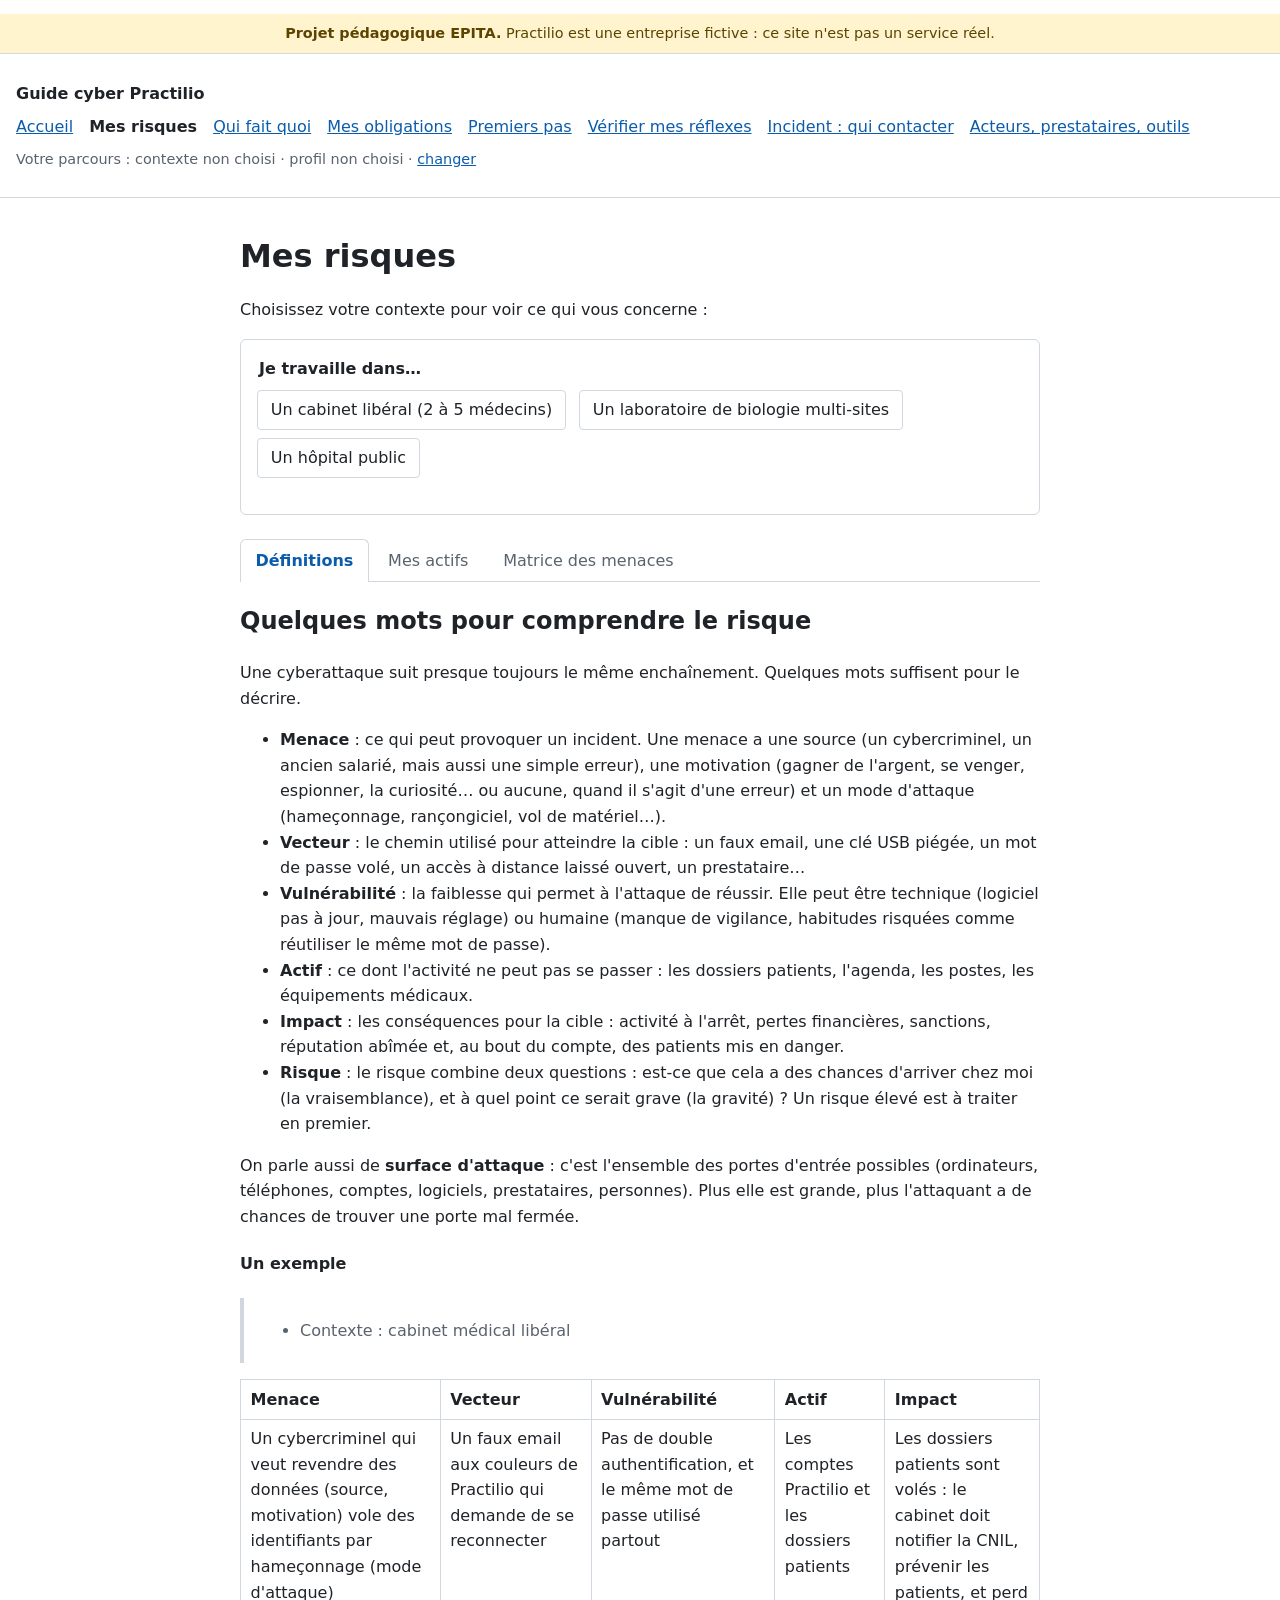
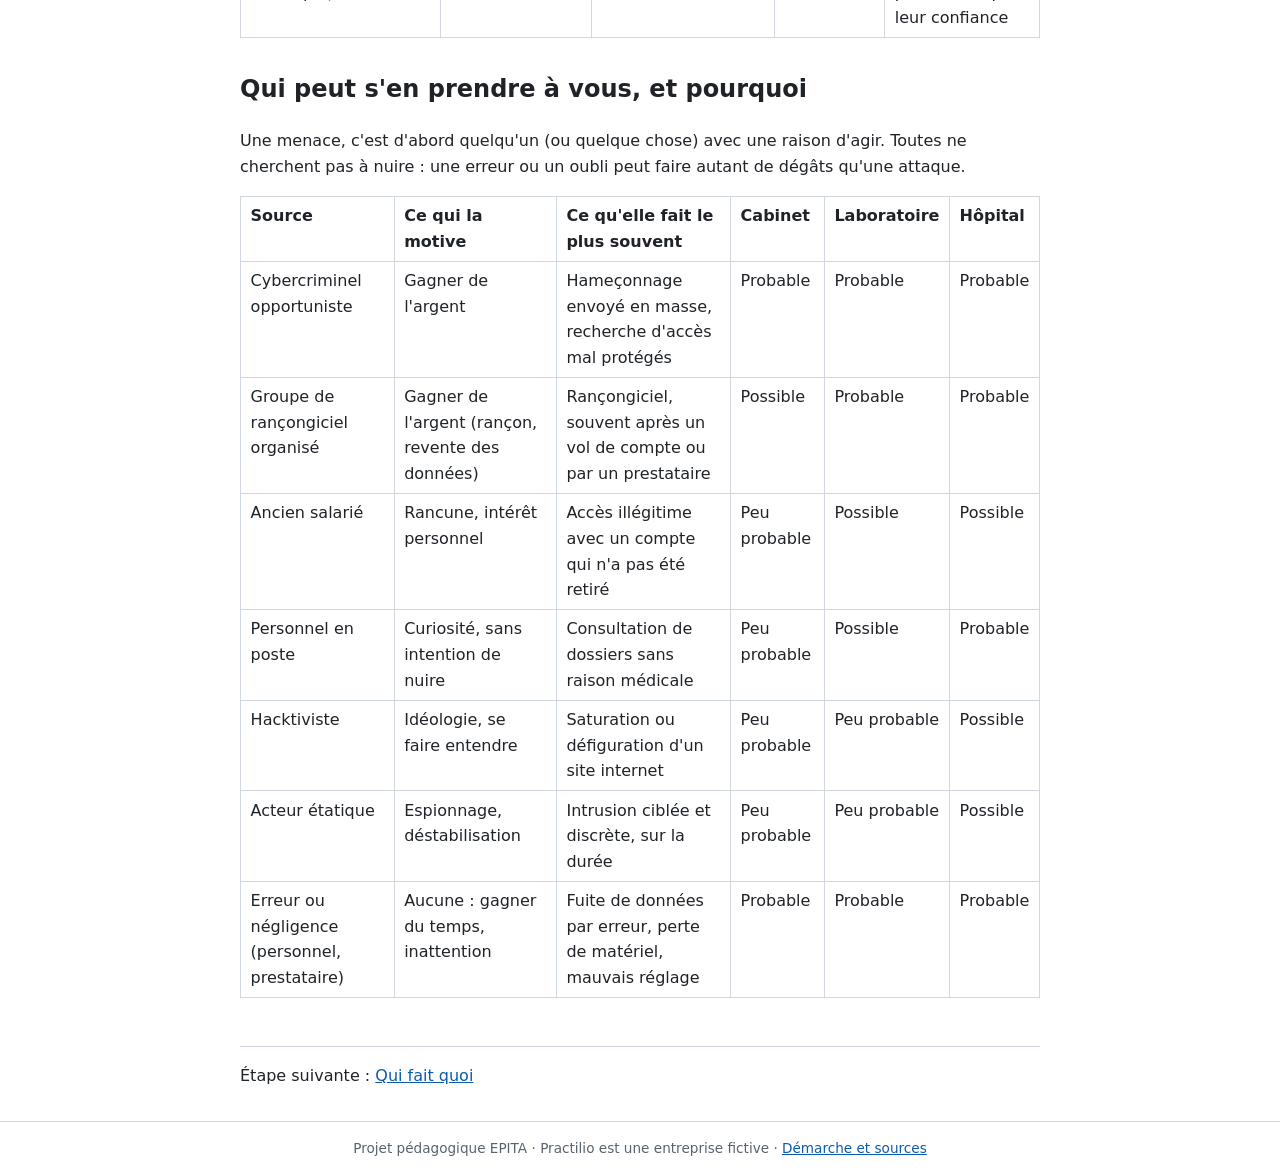
<file: docs/risques.html>
<!doctype html>
<html lang="fr">
<head>
  <meta charset="utf-8">
  <meta name="viewport" content="width=device-width, initial-scale=1">
  <title>Mes risques · Guide cyber Practilio</title>
  <link rel="stylesheet" href="assets/style.css">
</head>
<body>
  <p class="disclaimer" role="note"><strong>Projet pédagogique EPITA.</strong> Practilio est une entreprise fictive : ce site n'est pas un service réel.</p>
  <header class="site">
    <a class="brand" href="index.html">Guide cyber Practilio</a>
    <nav class="menu" aria-label="Menu principal">
    <ul>
      <li><a href="index.html">Accueil</a></li>
      <li><a href="risques.html" aria-current="page">Mes risques</a></li>
      <li><a href="responsabilites.html">Qui fait quoi</a></li>
      <li><a href="obligations.html">Mes obligations</a></li>
      <li><a href="premiers-pas.html">Premiers pas</a></li>
      <li><a href="evaluer.html">Vérifier mes réflexes</a></li>
      <li><a href="incident.html">Incident : qui contacter</a></li>
      <li><a href="ressources.html">Acteurs, prestataires, outils</a></li>
    </ul>
    </nav>
    <p class="current-choice" id="current-choice"></p>
  </header>
  <main>
<h1>Mes risques</h1>
<p data-no-ctx>Choisissez votre contexte pour voir ce qui vous concerne :</p>
<div class="selector">
  <fieldset><legend>Je travaille dans…</legend>
    <button type="button" data-pick-ctx="cabinet">Un cabinet libéral (2 à 5 médecins)</button>
    <button type="button" data-pick-ctx="labo">Un laboratoire de biologie multi-sites</button>
    <button type="button" data-pick-ctx="hopital">Un hôpital public</button>
  </fieldset>
</div>

<div class="tabs" data-tabs>
<div class="tab-list" aria-label="Sections de la page">
  <a href="#definitions" data-tab="definitions">Définitions</a>
  <a href="#actifs" data-tab="actifs">Mes actifs</a>
  <a href="#matrice" data-tab="matrice">Matrice des menaces</a>
</div>
<div class="tab-panel" id="definitions">
<section id="vocabulaire">
<h2>Quelques mots pour comprendre le risque</h2>
<div class="block">
<p>Une cyberattaque suit presque toujours le même enchaînement. Quelques mots suffisent pour le décrire.</p>
<ul>
<li><strong>Menace</strong> : ce qui peut provoquer un incident. Une menace a une source (un cybercriminel, un ancien salarié, mais aussi une simple erreur), une motivation (gagner de l'argent, se venger, espionner, la curiosité… ou aucune, quand il s'agit d'une erreur) et un mode d'attaque (hameçonnage, rançongiciel, vol de matériel…).</li>
<li><strong>Vecteur</strong> : le chemin utilisé pour atteindre la cible : un faux email, une clé USB piégée, un mot de passe volé, un accès à distance laissé ouvert, un prestataire…</li>
<li><strong>Vulnérabilité</strong> : la faiblesse qui permet à l'attaque de réussir. Elle peut être technique (logiciel pas à jour, mauvais réglage) ou humaine (manque de vigilance, habitudes risquées comme réutiliser le même mot de passe).</li>
<li><strong>Actif</strong> : ce dont l'activité ne peut pas se passer : les dossiers patients, l'agenda, les postes, les équipements médicaux.</li>
<li><strong>Impact</strong> : les conséquences pour la cible : activité à l'arrêt, pertes financières, sanctions, réputation abîmée et, au bout du compte, des patients mis en danger.</li>
<li><strong>Risque</strong> : le risque combine deux questions : est-ce que cela a des chances d'arriver chez moi (la vraisemblance), et à quel point ce serait grave (la gravité) ? Un risque élevé est à traiter en premier.</li>
</ul>
<p>On parle aussi de <strong>surface d'attaque</strong> : c'est l'ensemble des portes d'entrée possibles (ordinateurs, téléphones, comptes, logiciels, prestataires, personnes). Plus elle est grande, plus l'attaquant a de chances de trouver une porte mal fermée.</p>
<h4>Un exemple</h4>
<blockquote>
<ul>
<li>Contexte : cabinet médical libéral</li>
</ul>
</blockquote>
<table>
<thead><tr><th>Menace</th><th>Vecteur</th><th>Vulnérabilité</th><th>Actif</th><th>Impact</th></tr></thead>
<tbody>
<tr><td>Un cybercriminel qui veut revendre des données (source, motivation) vole des identifiants par hameçonnage (mode d'attaque)</td><td>Un faux email aux couleurs de Practilio qui demande de se reconnecter</td><td>Pas de double authentification, et le même mot de passe utilisé partout</td><td>Les comptes Practilio et les dossiers patients</td><td>Les dossiers patients sont volés : le cabinet doit notifier la CNIL, prévenir les patients, et perd leur confiance</td></tr>
</tbody></table>
</div>
</section>

<section id="qui-attaque">
<h2>Qui peut s'en prendre à vous, et pourquoi</h2>
<div class="block">
<p>Une menace, c'est d'abord quelqu'un (ou quelque chose) avec une raison d'agir. Toutes ne cherchent pas à nuire : une erreur ou un oubli peut faire autant de dégâts qu'une attaque.</p>
<table>
<thead><tr><th>Source</th><th>Ce qui la motive</th><th>Ce qu'elle fait le plus souvent</th><th>Cabinet</th><th>Laboratoire</th><th>Hôpital</th></tr></thead>
<tbody>
<tr><td>Cybercriminel opportuniste</td><td>Gagner de l'argent</td><td>Hameçonnage envoyé en masse, recherche d'accès mal protégés</td><td>Probable</td><td>Probable</td><td>Probable</td></tr>
<tr><td>Groupe de rançongiciel organisé</td><td>Gagner de l'argent (rançon, revente des données)</td><td>Rançongiciel, souvent après un vol de compte ou par un prestataire</td><td>Possible</td><td>Probable</td><td>Probable</td></tr>
<tr><td>Ancien salarié</td><td>Rancune, intérêt personnel</td><td>Accès illégitime avec un compte qui n'a pas été retiré</td><td>Peu probable</td><td>Possible</td><td>Possible</td></tr>
<tr><td>Personnel en poste</td><td>Curiosité, sans intention de nuire</td><td>Consultation de dossiers sans raison médicale</td><td>Peu probable</td><td>Possible</td><td>Probable</td></tr>
<tr><td>Hacktiviste</td><td>Idéologie, se faire entendre</td><td>Saturation ou défiguration d'un site internet</td><td>Peu probable</td><td>Peu probable</td><td>Possible</td></tr>
<tr><td>Acteur étatique</td><td>Espionnage, déstabilisation</td><td>Intrusion ciblée et discrète, sur la durée</td><td>Peu probable</td><td>Peu probable</td><td>Possible</td></tr>
<tr><td>Erreur ou négligence (personnel, prestataire)</td><td>Aucune : gagner du temps, inattention</td><td>Fuite de données par erreur, perte de matériel, mauvais réglage</td><td>Probable</td><td>Probable</td><td>Probable</td></tr>
</tbody></table>
</div>
</section>
</div>
<div class="tab-panel" id="actifs">
<section id="contexte">
<h2>Dans votre structure</h2>
<section data-ctx="cabinet">
<h3 data-no-ctx>Cabinet libéral</h3>
<div class="block">
<p>Un cabinet de deux à cinq médecins avec un secrétariat, comme la majorité des utilisateurs de Practilio. Personne n'y est chargé de la sécurité : un informaticien extérieur intervient sur rendez-vous, souvent à distance.</p>
<p>Ce sans quoi le cabinet ne peut plus recevoir ses patients :</p>
<ul>
<li>Les dossiers des patients (antécédents, comptes rendus, ordonnances, notes), stockés dans Practilio.</li>
<li>L'agenda et les coordonnées des patients : sans lui, le secrétariat ne sait plus qui vient ni qui prévenir.</li>
<li>Les comptes des médecins et du secrétariat, sur Practilio et sur la messagerie. Les données étant hébergées chez Practilio, ce sont surtout ces accès qu'il faut protéger côté cabinet.</li>
<li>Le poste de l'accueil et les portables des médecins, qui sortent du cabinet avec une session Practilio souvent ouverte.</li>
<li>L'accès à distance du prestataire, qui donne la main sur tout le parc.</li>
</ul>
<p>Pas d'équipement OT : le risque porte sur les postes, les comptes et les services en ligne.</p>
</div>
</section>
<section data-ctx="labo">
<h3 data-no-ctx>Laboratoire de biologie</h3>
<div class="block">
<p>Un laboratoire réparti sur plusieurs sites de prélèvement, avec un plateau technique qui centralise les analyses. Une équipe informatique gère le réseau entre les sites ; les fabricants assurent la maintenance des automates, à distance.</p>
<p>Ce sans quoi le laboratoire ne peut plus rendre de résultats :</p>
<h4>Informatique (IT)</h4>
<ul>
<li>Les résultats d'analyses, transmis aux prescripteurs et mis à disposition des patients.</li>
<li>Le logiciel du laboratoire (SIL) et la plateforme de résultats, reliée à Practilio.</li>
<li>Le réseau entre les sites.</li>
<li>Les comptes du personnel, nombreux et répartis sur tous les sites.</li>
<li>L'agenda des prélèvements et les rappels envoyés par Practilio.</li>
</ul>
<h4>Équipements (OT)</h4>
<ul>
<li>Les automates d'analyse et leur middleware. Si le plateau technique s'arrête, tous les sites s'arrêtent avec lui.</li>
<li>La supervision des enceintes réfrigérées : un échantillon mal conservé est perdu et le prélèvement est à refaire.</li>
<li>Les accès de télémaintenance des fabricants.</li>
</ul>
</div>
</section>
<section data-ctx="hopital">
<h3 data-no-ctx>Hôpital public</h3>
<div class="block">
<p>Un hôpital public de taille moyenne, avec une DSI interne, un service biomédical et de nombreux prestataires qui maintiennent des équipements critiques pour les soins.</p>
<p>Ce sans quoi l'hôpital ne peut plus soigner normalement :</p>
<h4>Informatique (IT)</h4>
<ul>
<li>Le dossier patient informatisé, qui suit le patient d'un service à l'autre.</li>
<li>Les résultats de biologie et les images, dont dépendent les décisions médicales.</li>
<li>L'annuaire des comptes (Active Directory), très nombreux : soignants, administratifs, intérimaires, prestataires. C'est, avec les sauvegardes, la première cible d'un rançongiciel.</li>
<li>Les sauvegardes, qui permettent de redémarrer après une attaque.</li>
<li>Les rendez-vous et la téléconsultation, gérés avec Practilio, et les interconnexions avec le GHT.</li>
</ul>
<h4>Équipements (OT)</h4>
<ul>
<li>Les équipements biomédicaux connectés : imagerie (radiologie, scanner), automates de biologie, monitoring.</li>
<li>La gestion technique du bâtiment : chauffage, ventilation, électricité.</li>
<li>La centrale de fluides médicaux (oxygène, vide, air médical).</li>
<li>Les accès de télémaintenance des fabricants, souvent ouverts en permanence.</li>
</ul>
</div>
</section>
</section>
</div>
<div class="tab-panel" id="matrice">
<section id="vue-ensemble">
<h2>Mes menaces</h2>
<div class="block">
<p>Chaque ligne est un type d'attaque, chaque colonne un type de structure (la vôtre est surlignée). Cliquez sur une case pour voir le détail : qui est derrière, par où ça passe, pourquoi ça marche chez vous et ce que ça coûte.</p>
<p>Niveau de risque (vraisemblance × gravité) : 🔴 critique · 🟠 élevé · 🟡 modéré · ⚪ faible · — ne vous concerne pas. Par quoi commencer : voir <a href="ressources.html#prioriser">les priorités</a>.</p>
</div>
<div class="matrix-wrap">
<p class="matrix-compare"><button type="button" data-matrix-compare aria-pressed="false" hidden>Comparer les 3 structures</button></p>
<table class="matrix">
<caption>Niveau de risque (vraisemblance × gravité) de chaque type d'attaque selon la structure. Cliquez sur une case pour voir le détail.</caption>
<thead><tr><th scope="col">Type d'attaque</th><th scope="col" data-col="cabinet">Cabinet libéral</th><th scope="col" data-col="labo">Laboratoire de biologie</th><th scope="col" data-col="hopital">Hôpital public</th></tr></thead>
<tbody>
<tr><th scope="row">Hameçonnage, compromission de comptes</th><td data-col="cabinet"><a class="cell" href="#menace-cabinet-hameconnage" aria-label="Hameçonnage, compromission de comptes, Cabinet libéral : Élevé"><span class="level level-eleve"><span aria-hidden="true">🟠</span> Élevé</span></a></td><td data-col="labo"><a class="cell" href="#menace-labo-hameconnage" aria-label="Hameçonnage, compromission de comptes, Laboratoire de biologie : Critique"><span class="level level-critique"><span aria-hidden="true">🔴</span> Critique</span></a></td><td data-col="hopital"><a class="cell" href="#menace-hopital-hameconnage" aria-label="Hameçonnage, compromission de comptes, Hôpital public : Élevé"><span class="level level-eleve"><span aria-hidden="true">🟠</span> Élevé</span></a></td></tr>
<tr><th scope="row">Rançongiciel</th><td data-col="cabinet"><a class="cell" href="#menace-cabinet-rancongiciel" aria-label="Rançongiciel, Cabinet libéral : Modéré"><span class="level level-modere"><span aria-hidden="true">🟡</span> Modéré</span></a></td><td data-col="labo"><a class="cell" href="#menace-labo-rancongiciel" aria-label="Rançongiciel, Laboratoire de biologie : Critique"><span class="level level-critique"><span aria-hidden="true">🔴</span> Critique</span></a></td><td data-col="hopital"><a class="cell" href="#menace-hopital-rancongiciel" aria-label="Rançongiciel, Hôpital public : Critique"><span class="level level-critique"><span aria-hidden="true">🔴</span> Critique</span></a></td></tr>
<tr><th scope="row">Attaque par rebond via un prestataire</th><td data-col="cabinet"><a class="cell" href="#menace-cabinet-prestataire" aria-label="Attaque par rebond via un prestataire, Cabinet libéral : Élevé"><span class="level level-eleve"><span aria-hidden="true">🟠</span> Élevé</span></a></td><td data-col="labo"><a class="cell" href="#menace-labo-prestataire" aria-label="Attaque par rebond via un prestataire, Laboratoire de biologie : Élevé"><span class="level level-eleve"><span aria-hidden="true">🟠</span> Élevé</span></a></td><td data-col="hopital"><a class="cell" href="#menace-hopital-prestataire" aria-label="Attaque par rebond via un prestataire, Hôpital public : Élevé"><span class="level level-eleve"><span aria-hidden="true">🟠</span> Élevé</span></a></td></tr>
<tr><th scope="row">Accès illégitime aux dossiers</th><td data-col="cabinet"><a class="cell" href="#menace-cabinet-acces-illegitime" aria-label="Accès illégitime aux dossiers, Cabinet libéral : Faible"><span class="level level-faible"><span aria-hidden="true">⚪</span> Faible</span></a></td><td data-col="labo"><a class="cell" href="#menace-labo-acces-illegitime" aria-label="Accès illégitime aux dossiers, Laboratoire de biologie : Élevé"><span class="level level-eleve"><span aria-hidden="true">🟠</span> Élevé</span></a></td><td data-col="hopital"><a class="cell" href="#menace-hopital-acces-illegitime" aria-label="Accès illégitime aux dossiers, Hôpital public : Critique"><span class="level level-critique"><span aria-hidden="true">🔴</span> Critique</span></a></td></tr>
<tr><th scope="row">Fuite de données par erreur</th><td data-col="cabinet"><a class="cell" href="#menace-cabinet-fuite" aria-label="Fuite de données par erreur, Cabinet libéral : Élevé"><span class="level level-eleve"><span aria-hidden="true">🟠</span> Élevé</span></a></td><td data-col="labo"><a class="cell" href="#menace-labo-fuite" aria-label="Fuite de données par erreur, Laboratoire de biologie : Élevé"><span class="level level-eleve"><span aria-hidden="true">🟠</span> Élevé</span></a></td><td data-col="hopital"><a class="cell" href="#menace-hopital-fuite" aria-label="Fuite de données par erreur, Hôpital public : Élevé"><span class="level level-eleve"><span aria-hidden="true">🟠</span> Élevé</span></a></td></tr>
<tr><th scope="row">Perte ou vol de matériel</th><td data-col="cabinet"><a class="cell" href="#menace-cabinet-perte-materiel" aria-label="Perte ou vol de matériel, Cabinet libéral : Élevé"><span class="level level-eleve"><span aria-hidden="true">🟠</span> Élevé</span></a></td><td data-col="labo"><a class="cell" href="#menace-labo-perte-materiel" aria-label="Perte ou vol de matériel, Laboratoire de biologie : Modéré"><span class="level level-modere"><span aria-hidden="true">🟡</span> Modéré</span></a></td><td data-col="hopital"><a class="cell" href="#menace-hopital-perte-materiel" aria-label="Perte ou vol de matériel, Hôpital public : Modéré"><span class="level level-modere"><span aria-hidden="true">🟡</span> Modéré</span></a></td></tr>
<tr><th scope="row">Attaque sur les équipements connectés (OT)</th><td data-col="cabinet"><a class="cell" href="#menace-cabinet-ot" aria-label="Attaque sur les équipements connectés (OT), Cabinet libéral : Non concerné"><span class="level level-na"><span aria-hidden="true">—</span> Non concerné</span></a></td><td data-col="labo"><a class="cell" href="#menace-labo-ot" aria-label="Attaque sur les équipements connectés (OT), Laboratoire de biologie : Modéré"><span class="level level-modere"><span aria-hidden="true">🟡</span> Modéré</span></a></td><td data-col="hopital"><a class="cell" href="#menace-hopital-ot" aria-label="Attaque sur les équipements connectés (OT), Hôpital public : Critique"><span class="level level-critique"><span aria-hidden="true">🔴</span> Critique</span></a></td></tr>
</tbody>
</table>
</div>
<div class="threat-panel" id="threat-panel" role="region" aria-labelledby="threat-panel-title" hidden>
<div class="threat-panel-head"><h3 id="threat-panel-title" tabindex="-1"></h3><button type="button" class="threat-panel-close" aria-label="Fermer le détail">✕</button></div>
<div class="threat-panel-body block"></div>
</div>
<div class="threat-cards">
<h3>Cabinet libéral</h3>
<details class="threat" id="menace-cabinet-hameconnage" data-ctx-label="Cabinet libéral" data-title="Hameçonnage et compromission de comptes">
<summary><span class="level level-eleve"><span aria-hidden="true">🟠</span> Élevé</span> Hameçonnage et compromission de comptes</summary>
<div class="block">
<p>Un cybercriminel opportuniste, qui revend ensuite les accès ou les données, envoie un faux email (par exemple aux couleurs de Practilio) pour faire saisir un identifiant et un mot de passe sur un faux site.</p>
<p>Pourquoi chez vous : la double authentification n'est souvent pas activée, certains comptes sont partagés, et personne n'est chargé de repérer les messages suspects.</p>
<p>Conséquences : les dossiers de toute la patientèle peuvent être consultés ou volés depuis un compte légitime, ce qui oblige le cabinet à <a href="obligations.html">notifier la CNIL</a> et entame la confiance des patients.</p>
</div>
</details>
<details class="threat" id="menace-cabinet-prestataire" data-ctx-label="Cabinet libéral" data-title="Attaque par rebond via un prestataire">
<summary><span class="level level-eleve"><span aria-hidden="true">🟠</span> Élevé</span> Attaque par rebond via un prestataire</summary>
<div class="block">
<p>Un cybercriminel passe par l'accès à distance de votre prestataire informatique, ou par le prestataire lui-même s'il a été piraté.</p>
<p>Pourquoi chez vous : un seul prestataire détient tous les droits d'administration, et son logiciel de prise en main à distance reste souvent ouvert en permanence.</p>
<p>Conséquences : l'attaquant a les mêmes droits que votre informaticien. Il peut bloquer tout le cabinet et lire ce qui est stocké sur les postes. Le même prestataire gère souvent d'autres cabinets, touchés en même temps.</p>
</div>
</details>
<details class="threat" id="menace-cabinet-fuite" data-ctx-label="Cabinet libéral" data-title="Fuite de données par erreur">
<summary><span class="level level-eleve"><span aria-hidden="true">🟠</span> Élevé</span> Fuite de données par erreur</summary>
<div class="block">
<p>Personne ne cherche à nuire : une ordonnance part au mauvais destinataire, un compte rendu est envoyé depuis une messagerie personnelle ou collé dans un assistant d'IA grand public.</p>
<p>Pourquoi chez vous : pas de messagerie sécurisée de santé utilisée au quotidien, des demandes de patients par email à traiter vite, et aucune règle écrite sur les outils autorisés.</p>
<p>Conséquences : atteinte au secret médical et violation de données à <a href="obligations.html">signaler à la CNIL</a>.</p>
</div>
</details>
<details class="threat" id="menace-cabinet-perte-materiel" data-ctx-label="Cabinet libéral" data-title="Perte ou vol de matériel">
<summary><span class="level level-eleve"><span aria-hidden="true">🟠</span> Élevé</span> Perte ou vol de matériel</summary>
<div class="block">
<p>Un portable ou un téléphone professionnel est perdu ou volé, au cabinet, en visite à domicile ou dans les transports.</p>
<p>Pourquoi chez vous : les appareils ne sont pas toujours chiffrés, les sessions Practilio restent ouvertes et des mots de passe sont enregistrés dans le navigateur.</p>
<p>Conséquences : la personne qui trouve l'appareil accède aux documents et aux comptes encore connectés. C'est une violation de données à <a href="obligations.html">signaler à la CNIL</a>.</p>
</div>
</details>
<details class="threat" id="menace-cabinet-rancongiciel" data-ctx-label="Cabinet libéral" data-title="Rançongiciel">
<summary><span class="level level-modere"><span aria-hidden="true">🟡</span> Modéré</span> Rançongiciel</summary>
<div class="block">
<p>Un groupe cybercriminel chiffre les fichiers des postes et demande une rançon, parfois en menaçant aussi de publier les données.</p>
<p>Pourquoi le niveau est modéré : le cabinet a peu de postes, l'agenda et les dossiers gérés dans Practilio restent accessibles depuis un autre appareil, et les consultations peuvent continuer quelque temps sur papier. Le point faible reste les sauvegardes des postes, rarement testées.</p>
<p>Conséquences : quelques jours de fonctionnement dégradé, des frais de remise en état, et la perte des documents qui n'existaient que sur les postes.</p>
</div>
</details>
<details class="threat" id="menace-cabinet-acces-illegitime" data-ctx-label="Cabinet libéral" data-title="Accès illégitime aux dossiers">
<summary><span class="level level-faible"><span aria-hidden="true">⚪</span> Faible</span> Accès illégitime aux dossiers</summary>
<div class="block">
<p>Un ancien salarié qui peut encore se connecter, ou une personne en poste qui ouvre un dossier par curiosité.</p>
<p>Pourquoi le niveau est faible : l'équipe est petite, chacun connaît les patients qu'il suit, et les départs sont rares. Le point d'attention est un mot de passe partagé qui n'est pas changé après un départ.</p>
<p>Conséquences, si cela arrive : atteinte au secret médical, dont le cabinet reste responsable.</p>
</div>
</details>
<details class="threat" id="menace-cabinet-ot" data-ctx-label="Cabinet libéral" data-title="Attaque sur les équipements connectés (OT)">
<summary><span class="level level-na"><span aria-hidden="true">—</span> Non concerné</span> Attaque sur les équipements connectés (OT)</summary>
<div class="block">
<p>Ne vous concerne pas : un cabinet libéral n'a en général aucun équipement médical ou technique relié à son réseau.</p>
</div>
</details>
<h3>Laboratoire de biologie</h3>
<details class="threat" id="menace-labo-hameconnage" data-ctx-label="Laboratoire de biologie" data-title="Hameçonnage et compromission de comptes">
<summary><span class="level level-critique"><span aria-hidden="true">🔴</span> Critique</span> Hameçonnage et compromission de comptes</summary>
<div class="block">
<p>Un cybercriminel vole des identifiants par un faux email, pour revendre les données ou préparer un rançongiciel à partir du compte volé.</p>
<p>Pourquoi chez vous : beaucoup de personnes sur plusieurs sites, donc beaucoup de comptes. Un seul compte volé peut ouvrir la plateforme de résultats, reliée à Practilio.</p>
<p>Conséquences : les résultats d'analyses des patients de tous les sites peuvent être consultés ou volés, avec une <a href="obligations.html">notification à la CNIL</a> et une atteinte à l'image du laboratoire et du groupe.</p>
</div>
</details>
<details class="threat" id="menace-labo-rancongiciel" data-ctx-label="Laboratoire de biologie" data-title="Rançongiciel">
<summary><span class="level level-critique"><span aria-hidden="true">🔴</span> Critique</span> Rançongiciel</summary>
<div class="block">
<p>Un groupe cybercriminel organisé chiffre les systèmes et demande une rançon.</p>
<p>Pourquoi chez vous : les analyses sont centralisées. Si le plateau technique s'arrête, aucun site ne peut plus rendre de résultats, et le réseau qui relie les sites permet à l'attaque de se propager.</p>
<p>Conséquences : tous les sites arrêtés en même temps, des résultats retardés, des examens à refaire et des prises en charge ralenties.</p>
</div>
</details>
<details class="threat" id="menace-labo-prestataire" data-ctx-label="Laboratoire de biologie" data-title="Attaque par rebond via un prestataire">
<summary><span class="level level-eleve"><span aria-hidden="true">🟠</span> Élevé</span> Attaque par rebond via un prestataire</summary>
<div class="block">
<p>Un cybercriminel passe par l'accès d'un prestataire, par exemple celui qui assure la maintenance à distance des automates.</p>
<p>Pourquoi chez vous : plusieurs prestataires interviennent, avec des accès à distance entrants sur le réseau des équipements d'analyse.</p>
<p>Conséquences : automates indisponibles et analyses retardées.</p>
</div>
</details>
<details class="threat" id="menace-labo-acces-illegitime" data-ctx-label="Laboratoire de biologie" data-title="Accès illégitime aux dossiers">
<summary><span class="level level-eleve"><span aria-hidden="true">🟠</span> Élevé</span> Accès illégitime aux dossiers</summary>
<div class="block">
<p>Un ancien salarié dont l'accès n'a pas été retiré, ou une personne en poste qui consulte par curiosité les résultats d'un proche.</p>
<p>Pourquoi chez vous : le personnel tourne entre les sites, beaucoup de personnes ont accès aux résultats, et un départ n'entraîne pas toujours la suppression des accès sur toutes les applications.</p>
<p>Conséquences : atteinte au secret médical, dont le laboratoire répond.</p>
</div>
</details>
<details class="threat" id="menace-labo-fuite" data-ctx-label="Laboratoire de biologie" data-title="Fuite de données par erreur">
<summary><span class="level level-eleve"><span aria-hidden="true">🟠</span> Élevé</span> Fuite de données par erreur</summary>
<div class="block">
<p>Personne ne cherche à nuire : un résultat part au mauvais patient ou au mauvais prescripteur, un fichier passe par une messagerie personnelle ou un outil d'IA grand public.</p>
<p>Pourquoi chez vous : un très grand nombre de résultats transmis chaque jour, à des destinataires différents, souvent par envoi automatique.</p>
<p>Conséquences : atteinte au secret médical, violation de données à <a href="obligations.html">signaler à la CNIL</a>, perte de confiance des patients et des prescripteurs.</p>
</div>
</details>
<details class="threat" id="menace-labo-perte-materiel" data-ctx-label="Laboratoire de biologie" data-title="Perte ou vol de matériel">
<summary><span class="level level-modere"><span aria-hidden="true">🟡</span> Modéré</span> Perte ou vol de matériel</summary>
<div class="block">
<p>Un portable, une tablette ou un téléphone professionnel est perdu ou volé, par exemple entre deux sites.</p>
<p>Pourquoi le niveau est modéré : la plupart des postes restent fixes. Le risque porte sur les appareils mobiles, pas toujours chiffrés ni gérés à distance.</p>
<p>Conséquences : des données accessibles à la personne qui trouve l'appareil, et une violation de données à <a href="obligations.html">signaler à la CNIL</a>.</p>
</div>
</details>
<details class="threat" id="menace-labo-ot" data-ctx-label="Laboratoire de biologie" data-title="Attaque sur les équipements connectés (OT)">
<summary><span class="level level-modere"><span aria-hidden="true">🟡</span> Modéré</span> Attaque sur les équipements connectés (OT)</summary>
<div class="block">
<p>En général, un cybercriminel dont l'attaque se propage du réseau informatique vers les automates d'analyse ou la supervision de la chaîne du froid, sans les viser en premier.</p>
<p>Pourquoi chez vous : ces équipements sont connectés, difficiles à mettre à jour et maintenus à distance par les fabricants.</p>
<p>Conséquences : des résultats faussés ou des échantillons perdus, donc des prélèvements à refaire, et des analyses interrompues.</p>
</div>
</details>
<h3>Hôpital public</h3>
<details class="threat" id="menace-hopital-rancongiciel" data-ctx-label="Hôpital public" data-title="Rançongiciel">
<summary><span class="level level-critique"><span aria-hidden="true">🔴</span> Critique</span> Rançongiciel</summary>
<div class="block">
<p>Un groupe cybercriminel organisé chiffre les systèmes et demande une rançon.</p>
<p>Pourquoi chez vous : un système d'information très étendu, dont dépendent presque tous les services de soins.</p>
<p>Conséquences : passage en mode dégradé, retour au papier, soins et opérations reportés, et des coûts de remise en état très élevés.</p>
</div>
</details>
<details class="threat" id="menace-hopital-acces-illegitime" data-ctx-label="Hôpital public" data-title="Accès illégitime aux dossiers">
<summary><span class="level level-critique"><span aria-hidden="true">🔴</span> Critique</span> Accès illégitime aux dossiers</summary>
<div class="block">
<p>Surtout une personne en poste qui consulte, par curiosité, le dossier d'un proche, d'un collègue ou d'une personnalité, ou quelqu'un qui n'a plus le droit d'y accéder.</p>
<p>Pourquoi chez vous : un grand nombre de personnes ont accès aux dossiers, et intérimaires et internes changent souvent de service.</p>
<p>Conséquences : atteinte au secret médical, et c'est l'établissement qui est sanctionné, pas seulement la personne.</p>
</div>
</details>
<details class="threat" id="menace-hopital-ot" data-ctx-label="Hôpital public" data-title="Attaque sur les équipements connectés (OT)">
<summary><span class="level level-critique"><span aria-hidden="true">🔴</span> Critique</span> Attaque sur les équipements connectés (OT)</summary>
<div class="block">
<p>Le plus souvent, un cybercriminel dont l'attaque se propage du réseau informatique vers les équipements biomédicaux (imagerie, automates) ou techniques (fluides médicaux, chauffage et ventilation, contrôle d'accès).</p>
<p>Pourquoi chez vous : de nombreux équipements connectés, souvent anciens, difficiles à mettre à jour et maintenus à distance par des prestataires.</p>
<p>Conséquences : une atteinte directe à la sécurité des patients (examens impossibles, résultats faux) et des services d'imagerie ou de biologie à l'arrêt.</p>
</div>
</details>
<details class="threat" id="menace-hopital-hameconnage" data-ctx-label="Hôpital public" data-title="Hameçonnage et compromission de comptes">
<summary><span class="level level-eleve"><span aria-hidden="true">🟠</span> Élevé</span> Hameçonnage et compromission de comptes</summary>
<div class="block">
<p>Un cybercriminel vole des identifiants par un faux email, pour revendre les données ou préparer un rançongiciel.</p>
<p>Pourquoi chez vous : la double authentification et la surveillance sont plus probables qu'en cabinet, mais sur des milliers de comptes, il en suffit d'un.</p>
<p>Conséquences : extraction massive de dossiers depuis le dossier patient ou la messagerie, et <a href="obligations.html">notification à la CNIL</a>.</p>
</div>
</details>
<details class="threat" id="menace-hopital-prestataire" data-ctx-label="Hôpital public" data-title="Attaque par rebond via un prestataire">
<summary><span class="level level-eleve"><span aria-hidden="true">🟠</span> Élevé</span> Attaque par rebond via un prestataire</summary>
<div class="block">
<p>Un cybercriminel passe par l'accès d'un prestataire de maintenance.</p>
<p>Pourquoi chez vous : de nombreux intervenants extérieurs, et des connexions ouvertes pour eux puis oubliées.</p>
<p>Conséquences : applications ou équipements indisponibles, et un accès possible aux données et aux équipements médicaux.</p>
</div>
</details>
<details class="threat" id="menace-hopital-fuite" data-ctx-label="Hôpital public" data-title="Fuite de données par erreur">
<summary><span class="level level-eleve"><span aria-hidden="true">🟠</span> Élevé</span> Fuite de données par erreur</summary>
<div class="block">
<p>Personne ne cherche à nuire : un compte rendu part au mauvais destinataire, passe par une messagerie personnelle, ou est dicté dans un outil d'IA grand public.</p>
<p>Pourquoi chez vous : un très grand nombre de personnes manipulent des données de santé, avec des pratiques différentes d'un service à l'autre.</p>
<p>Conséquences : atteinte au secret médical et violation de données à <a href="obligations.html">signaler à la CNIL</a>.</p>
</div>
</details>
<details class="threat" id="menace-hopital-perte-materiel" data-ctx-label="Hôpital public" data-title="Perte ou vol de matériel">
<summary><span class="level level-modere"><span aria-hidden="true">🟡</span> Modéré</span> Perte ou vol de matériel</summary>
<div class="block">
<p>Un portable, une tablette de soins ou un téléphone professionnel est perdu ou volé.</p>
<p>Pourquoi le niveau est modéré : le parc est en général géré par la DSI (chiffrement, blocage à distance), mais beaucoup d'appareils mobiles circulent entre les services.</p>
<p>Conséquences : des données accessibles à la personne qui trouve l'appareil, et une violation de données à <a href="obligations.html">signaler à la CNIL</a>.</p>
</div>
</details>
</div>
</section>

<section id="exemples">
<h2>Ça s'est vraiment passé</h2>
<div class="block">
<p>Ces attaques ont réellement touché des acteurs de santé, dont des éditeurs de logiciels comparables à Practilio. Chaque fiche indique son statut :</p>
<ul>
<li><strong>Confirmé</strong> : la victime ou une autorité a reconnu les faits.</li>
<li><strong>Revendiqué</strong> : un attaquant l'affirme, sans confirmation à ce jour. Les chiffres annoncés servent souvent à faire pression.</li>
</ul>
</div>
<section data-ctx="cabinet">
<h3 data-no-ctx>Cabinet libéral</h3>
<div class="block">
<blockquote>
<p>Dans un cabinet, l'attaquant ne vise pas votre cabinet en particulier : il cherche un compte facile à prendre. Sans personne chargée de la sécurité, tout se joue sur le mot de passe de chaque médecin, le poste de l'accueil et l'accès à distance de votre informaticien.</p>
</blockquote>
</div>
<div class="carousel" role="region" aria-roledescription="carrousel" aria-label="Attaques réelles, Cabinet libéral">
<div class="carousel-track" tabindex="0">
<article class="attack" id="attaque-cabinet-1" aria-roledescription="fiche" aria-label="1 sur 3">
<h4>Cegedim : des comptes de médecins utilisés pour aspirer des dossiers patients</h4>
<blockquote>
<p><span class="status status-confirme">Confirmé</span> · Fin 2025 · France</p>
<p><strong>1 500 comptes de médecins utilisés, 11 à 15 millions de dossiers estimés</strong></p>
</blockquote>
<p>Voir dans la matrice : <a href="#menace-cabinet-hameconnage">Hameçonnage et compromission de comptes</a></p>
<p>Menace : attaquant non identifié · Vecteur : des comptes de médecins, avec des identifiants probablement volés</p>
<p>Ce qui s'est passé : des requêtes anormales sont parties des comptes de 1 500 médecins utilisateurs d'un logiciel de cabinet, MonLogicielMedical. Des dossiers patients ont été extraits, y compris les notes libres des médecins.</p>
<p>Dans votre cabinet : c'est votre logiciel de tous les jours, et ce sont des médecins comme vous dont les comptes ont servi. Les attaquants se sont simplement connectés avec ces comptes. Un portable de médecin infecté ou un mot de passe réutilisé suffit, et ce sont les dossiers de toute votre patientèle qui partent. C'est ensuite au cabinet de prévenir la CNIL.</p>
<details>
<summary>Sources et détails</summary>
<ul>
<li>Hypothèse dominante, non confirmée : identifiants volés (logiciel espion, hameçonnage, absence de double authentification).</li>
<li>Ampleur estimée par France 2 : 11 à 15 millions de patients.</li>
<li>Sources : <a href="https://www.caducee.net/actualite-medicale/16821/incident-mlm-chez-cegedim-anatomie-d-une-fuite-de-donnees-estimee-a-11-15-millions-de-dossiers-patients.html">Caducée</a>, <a href="https://www.lemondeinformatique.fr/actualites/lire-le-piratage-du-logiciel-medical-de-cegedim-refait-surface-99493.html">Le Monde Informatique</a></li>
</ul>
</details>
</article>
<article class="attack" id="attaque-cabinet-2" aria-roledescription="fiche" aria-label="2 sur 3">
<h4>1001RDV : un pirate revendique les données de 9 millions de patients</h4>
<blockquote>
<p><span class="status status-revendique">Revendiqué</span> · Novembre 2026 · France</p>
<p><strong>9 millions de patients selon l'attaquant, non confirmé</strong></p>
</blockquote>
<p>Voir dans la matrice : <a href="#menace-cabinet-hameconnage">Hameçonnage et compromission de comptes</a></p>
<p>Menace : un attaquant qui revendique le vol · Vecteur : non communiqué</p>
<p>Ce qui s'est passé : un attaquant affirme avoir volé les données de 9 millions de patients d'un logiciel de prise de rendez-vous médicaux (identité, coordonnées, numéro de sécurité sociale, rendez-vous). L'éditeur confirme seulement l'attaque de son site vitrine.</p>
<p>Dans votre cabinet : même non confirmée, une telle revendication suffit à alimenter des faux SMS et emails très crédibles (« confirmez votre rendez-vous chez le Dr X »), envoyés à vos patients comme à votre secrétariat. Restez vigilant sur les messages qui citent un vrai rendez-vous.</p>
<details>
<summary>Sources et détails</summary>
<ul>
<li>Revendication publiée en novembre 2026 ; l'éditeur (Logicielnet) reconnaît une attaque sur son site WordPress, pas sur les données de patients.</li>
<li>Source : <a href="https://www.journaldugeek.com/2026/11/16/donnees-medicales-9-millions-francais-volees-hacker-1001-rdv/">Journal du Geek</a></li>
</ul>
</details>
</article>
<article class="attack" id="attaque-cabinet-3" aria-roledescription="fiche" aria-label="3 sur 3">
<h4>Doctolib : des rendez-vous volés via des logiciels connectés</h4>
<blockquote>
<p><span class="status status-confirme">Confirmé</span> · Juillet 2020 · France</p>
<p><strong>6 128 rendez-vous volés</strong></p>
</blockquote>
<p>Voir dans la matrice : <a href="#menace-cabinet-prestataire">Attaque par rebond via un prestataire</a></p>
<p>Menace : attaquant non identifié · Vecteur : des logiciels tiers connectés à la plateforme</p>
<p>Ce qui s'est passé : en passant par des logiciels tiers connectés à la plateforme, des attaquants ont récupéré les données de 6 128 rendez-vous : nom, téléphone, email, date du rendez-vous, nom et spécialité du praticien.</p>
<p>Dans votre cabinet : vous reliez souvent plusieurs outils entre eux : agenda, logiciel médical, Practilio. Chaque connexion est une porte d'entrée que vous ne surveillez pas vous-même. Et même sans dossier médical, la liste de vos rendez-vous révèle des informations de santé (spécialité, fréquence des consultations).</p>
<details>
<summary>Sources et détails</summary>
<ul>
<li>Accès illégal par l'interface utilisée par des logiciels tiers connectés à la plateforme.</li>
<li>Sources : <a href="https://next.ink/brief_article/doctolib-sest-fait-derober-les-informations-administratives-de-6-128-rendez-vous/">Next</a>, <a href="https://cardiologie.lequotidiendumedecin.fr/liberal/gestion-cabinet/doctolib-victime-dun-vol-de-donnees-portant-sur-plus-de-6-000-rendez-vous">Le Quotidien du Médecin</a></li>
</ul>
</details>
</article>
</div>
<div class="carousel-nav" hidden>
<button type="button" class="carousel-prev" aria-label="Attaque précédente">‹</button>
<span class="carousel-count" aria-live="polite"></span>
<button type="button" class="carousel-next" aria-label="Attaque suivante">›</button>
</div>
</div>
</section>
<section data-ctx="labo">
<h3 data-no-ctx>Laboratoire de biologie</h3>
<div class="block">
<blockquote>
<p>Dans un laboratoire multi-sites, deux risques dominent : un compte volé sur un seul site de prélèvement peut ouvrir les résultats de tous les sites, et un arrêt du centre d'analyse prive de résultats tous les soignants qui en dépendent.</p>
</blockquote>
</div>
<div class="carousel" role="region" aria-roledescription="carrousel" aria-label="Attaques réelles, Laboratoire de biologie">
<div class="carousel-track" tabindex="0">
<article class="attack" id="attaque-labo-1" aria-roledescription="fiche" aria-label="1 sur 2">
<h4>Synnovis : un laboratoire paralysé, des hôpitaux à l'arrêt</h4>
<blockquote>
<p><span class="status status-confirme">Confirmé</span> · Juin 2024 · Londres</p>
<p><strong>Plus de 800 opérations annulées en une semaine</strong></p>
</blockquote>
<p>Voir dans la matrice : <a href="#menace-labo-rancongiciel">Rançongiciel</a></p>
<p>Menace : le groupe cybercriminel Qilin · Vecteur : non communiqué</p>
<p>Ce qui s'est passé : un rançongiciel a bloqué Synnovis, prestataire d'analyses de biologie de plusieurs hôpitaux. Faute de résultats, plus de 800 opérations ont été annulées la semaine suivante. Des données de patients ont ensuite été publiées.</p>
<p>Dans votre laboratoire : c'est le scénario le plus proche du vôtre. Si votre centre d'analyse s'arrête, tous les sites de prélèvement s'arrêtent avec lui, et les médecins, cliniques et hôpitaux qui attendent vos résultats retardent leurs soins. L'attaque d'un seul laboratoire a suffi à paralyser plusieurs hôpitaux.</p>
<details>
<summary>Sources et détails</summary>
<ul>
<li>Rançongiciel attribué au groupe Qilin, environ 400 Go de données publiés.</li>
<li>Plus de 900 000 personnes concernées (estimation). Retour à la normale fin 2024.</li>
<li>Sources : <a href="https://securityaffairs.com/164541/cyber-crime/londol-hospitals-canceled-800-operations-ransomware.html">Security Affairs</a>, <a href="https://www.computerweekly.com/news/366589583/Qilin-ransomware-gang-publishes-stolen-NHS-data-online">Computer Weekly</a></li>
</ul>
</details>
</article>
<article class="attack" id="attaque-labo-2" aria-roledescription="fiche" aria-label="2 sur 2">
<h4>Cegedim : des comptes de médecins utilisés pour aspirer des dossiers patients</h4>
<blockquote>
<p><span class="status status-confirme">Confirmé</span> · Fin 2025 · France</p>
<p><strong>1 500 comptes de médecins utilisés, 11 à 15 millions de dossiers estimés</strong></p>
</blockquote>
<p>Voir dans la matrice : <a href="#menace-labo-hameconnage">Hameçonnage et compromission de comptes</a></p>
<p>Menace : attaquant non identifié · Vecteur : des comptes de médecins, avec des identifiants probablement volés</p>
<p>Ce qui s'est passé : des requêtes anormales sont parties des comptes de 1 500 médecins utilisateurs d'un logiciel médical, MonLogicielMedical. Des dossiers patients ont été extraits, y compris les notes libres des médecins.</p>
<p>Dans votre laboratoire : votre personnel se connecte depuis plusieurs sites à la plateforme de résultats, reliée à Practilio. Un seul compte volé, sur n'importe quel site de prélèvement, peut suffire à extraire les résultats de patients de tous les sites, sans intrusion technique visible.</p>
<details>
<summary>Sources et détails</summary>
<ul>
<li>Hypothèse dominante, non confirmée : identifiants volés (logiciel espion, hameçonnage, absence de double authentification).</li>
<li>Ampleur estimée par France 2 : 11 à 15 millions de patients.</li>
<li>Sources : <a href="https://www.caducee.net/actualite-medicale/16821/incident-mlm-chez-cegedim-anatomie-d-une-fuite-de-donnees-estimee-a-11-15-millions-de-dossiers-patients.html">Caducée</a>, <a href="https://www.lemondeinformatique.fr/actualites/lire-le-piratage-du-logiciel-medical-de-cegedim-refait-surface-99493.html">Le Monde Informatique</a></li>
</ul>
</details>
</article>
</div>
<div class="carousel-nav" hidden>
<button type="button" class="carousel-prev" aria-label="Attaque précédente">‹</button>
<span class="carousel-count" aria-live="polite"></span>
<button type="button" class="carousel-next" aria-label="Attaque suivante">›</button>
</div>
</div>
</section>
<section data-ctx="hopital">
<h3 data-no-ctx>Hôpital public</h3>
<div class="block">
<blockquote>
<p>Dans un hôpital, la menace la plus lourde est l'arrêt des soins : par une attaque directe sur votre système d'information, ou par celle d'un prestataire dont vous dépendez. Avec de nombreux services, comptes et intervenants extérieurs, les points d'entrée sont nombreux.</p>
</blockquote>
</div>
<div class="carousel" role="region" aria-roledescription="carrousel" aria-label="Attaques réelles, Hôpital public">
<div class="carousel-track" tabindex="0">
<article class="attack" id="attaque-hopital-1" aria-roledescription="fiche" aria-label="1 sur 2">
<h4>Corbeil-Essonnes : rançongiciel puis publication des données</h4>
<blockquote>
<p><span class="status status-confirme">Confirmé</span> · Août 2022 · Corbeil-Essonnes</p>
<p><strong>Patients transférés, opérations reportées, données publiées</strong></p>
</blockquote>
<p>Voir dans la matrice : <a href="#menace-hopital-rancongiciel">Rançongiciel</a></p>
<p>Menace : le groupe cybercriminel LockBit · Vecteur : non précisé dans les sources</p>
<p>Ce qui s'est passé : le groupe LockBit a chiffré les systèmes du Centre hospitalier Sud Francilien. L'hôpital a refusé de payer, a transféré des patients et a reporté des opérations. Un mois plus tard, des données de patients, de personnels et de partenaires ont été publiées.</p>
<p>Dans votre hôpital : c'est un hôpital public français, comparable au vôtre. Pour les équipes, c'est le retour au fonctionnement sans informatique : patients transférés, opérations reportées. Puis la fuite des données expose patients et agents au chantage et à l'hameçonnage ciblé. Le mode dégradé se prépare avant l'attaque, pas pendant.</p>
<details>
<summary>Sources et détails</summary>
<ul>
<li>Rançongiciel LockBit 3.0, attaque le 21 août 2022, environ 11 Go publiés le 23 septembre 2022.</li>
<li>Sources : <a href="https://www.lemondeinformatique.fr/actualites/lire-piratage-du-ch-sud-francilien-de-corbeil-essonnes-des-donnees-sensibles-divulguees-88114.html">Le Monde Informatique</a>, <a href="https://www.lequotidiendumedecin.fr/hopital/cyberattaque-de-corbeil-essonnes-les-pirates-divulguent-des-donnees-de-sante-volees-pour-exercer-un">Le Quotidien du Médecin</a></li>
</ul>
</details>
</article>
<article class="attack" id="attaque-hopital-2" aria-roledescription="fiche" aria-label="2 sur 2">
<h4>Synnovis : un prestataire attaqué, des hôpitaux à l'arrêt</h4>
<blockquote>
<p><span class="status status-confirme">Confirmé</span> · Juin 2024 · Londres</p>
<p><strong>Plus de 800 opérations annulées en une semaine</strong></p>
</blockquote>
<p>Voir dans la matrice : <a href="#menace-hopital-prestataire">Attaque par rebond via un prestataire</a></p>
<p>Menace : le groupe cybercriminel Qilin, chez un prestataire · Vecteur : non communiqué</p>
<p>Ce qui s'est passé : un rançongiciel a bloqué Synnovis, le prestataire d'analyses de biologie de plusieurs hôpitaux. Faute de résultats, plus de 800 opérations ont été annulées la semaine suivante. Des données de patients ont ensuite été publiées.</p>
<p>Dans votre hôpital : vous confiez la maintenance de vos automates et de votre imagerie à des prestataires, et vous dépendez d'autres partenaires pour vos soins. S'ils s'arrêtent, vos soins s'arrêtent aussi, sans que votre système ait été attaqué. Il faut savoir lesquels sont vitaux et comment travailler sans eux.</p>
<details>
<summary>Sources et détails</summary>
<ul>
<li>Rançongiciel attribué au groupe Qilin, environ 400 Go de données publiés.</li>
<li>Plus de 900 000 personnes concernées (estimation). Retour à la normale fin 2024.</li>
<li>Sources : <a href="https://securityaffairs.com/164541/cyber-crime/londol-hospitals-canceled-800-operations-ransomware.html">Security Affairs</a>, <a href="https://www.computerweekly.com/news/366589583/Qilin-ransomware-gang-publishes-stolen-NHS-data-online">Computer Weekly</a></li>
</ul>
</details>
</article>
</div>
<div class="carousel-nav" hidden>
<button type="button" class="carousel-prev" aria-label="Attaque précédente">‹</button>
<span class="carousel-count" aria-live="polite"></span>
<button type="button" class="carousel-next" aria-label="Attaque suivante">›</button>
</div>
</div>
</section>
</section>
</div>
</div>

    <p class="next-step">Étape suivante : <a href="responsabilites.html">Qui fait quoi</a></p>
  </main>
  <footer class="site">Projet pédagogique EPITA · Practilio est une entreprise fictive · <a href="demarche.html">Démarche et sources</a></footer>
  <script src="assets/app.js"></script>
</body>
</html>
</file>
<file: docs/assets/style.css>
:root {
  --bg: #ffffff;
  --text: #1f2328;
  --muted: #59636e;
  --accent: #0b5cad;
  --border: #d0d7de;
  --banner: #fff4ce;
  --banner-text: #5c4400;
  --todo-bg: #f3f0ff;
  --todo-border: #8b6fd6;
  --highlight: #e8f1fb;
  --lvl-critique-bg: #fde2e1; --lvl-critique: #8c1d18;
  --lvl-eleve-bg: #ffe8cc;    --lvl-eleve: #8a4b00;
  --lvl-modere-bg: #fff3b8;   --lvl-modere: #6b5900;
  --lvl-faible-bg: #eef1f4;   --lvl-faible: #4a535c;
  --ok-bg: #dcf2e3;           --ok: #1a6b34;
}
@media (prefers-color-scheme: dark) {
  :root {
    --bg: #14171a;
    --text: #e6e8ea;
    --muted: #9aa4ae;
    --accent: #6cb2ff;
    --border: #3a4149;
    --banner: #3d3200;
    --banner-text: #ffe08a;
    --todo-bg: #231d38;
    --todo-border: #a58cf0;
    --highlight: #1a2a3d;
    --lvl-critique-bg: #4a1d1b; --lvl-critique: #ffb4ab;
    --lvl-eleve-bg: #4a3115;    --lvl-eleve: #ffc68a;
    --lvl-modere-bg: #3f3a12;   --lvl-modere: #f1df7a;
    --lvl-faible-bg: #2a3036;   --lvl-faible: #b8c1ca;
    --ok-bg: #173a24;           --ok: #8fdba6;
  }
}
* { box-sizing: border-box; }
body {
  margin: 0;
  font-family: system-ui, sans-serif;
  line-height: 1.6;
  color: var(--text);
  background: var(--bg);
}
a { color: var(--accent); }

.disclaimer {
  background: var(--banner);
  color: var(--banner-text);
  padding: .5rem 1rem;
  font-size: .9rem;
  text-align: center;
  border-bottom: 1px solid var(--border);
}

header.site { border-bottom: 1px solid var(--border); padding: .75rem 1rem; }
header.site .brand { font-weight: 700; text-decoration: none; color: var(--text); }
nav.menu ul { list-style: none; padding: 0; margin: .5rem 0 0; display: flex; flex-wrap: wrap; gap: .25rem 1rem; }
nav.menu a[aria-current="page"] { font-weight: 700; text-decoration: none; color: var(--text); }
.current-choice { font-size: .9rem; color: var(--muted); margin-top: .5rem; }

main { max-width: 52rem; margin: 0 auto; padding: 1rem; }
section { margin: 2rem 0; }
h1 { line-height: 1.25; }

.todo {
  background: var(--todo-bg);
  border-left: 4px solid var(--todo-border);
  padding: .75rem 1rem;
  margin: 1rem 0;
  font-size: .95rem;
}
.todo::before {
  content: "À remplir · source : " attr(data-source);
  display: block;
  font-size: .8rem;
  font-weight: 700;
  color: var(--muted);
  margin-bottom: .25rem;
}

.selector { border: 1px solid var(--border); border-radius: 6px; padding: 1rem; margin: 1rem 0; }
.selector fieldset { border: 0; padding: 0; margin: 0 0 .75rem; }
.selector legend { font-weight: 700; margin-bottom: .5rem; }
.selector button {
  font: inherit; margin: 0 .5rem .5rem 0; padding: .4rem .8rem;
  border: 1px solid var(--border); border-radius: 4px; background: transparent; color: var(--text); cursor: pointer;
}
.selector button[aria-pressed="true"] { border-color: var(--accent); color: var(--accent); font-weight: 700; }

.next-step { border-top: 1px solid var(--border); padding-top: 1rem; margin-top: 3rem; }

footer.site { border-top: 1px solid var(--border); padding: 1rem; font-size: .85rem; color: var(--muted); text-align: center; }

[hidden] { display: none !important; }

.block table { border-collapse: collapse; width: 100%; margin: 1rem 0; display: block; overflow-x: auto; }
.block th, .block td { border: 1px solid var(--border); padding: .4rem .6rem; text-align: left; vertical-align: top; }
.block blockquote { border-left: 4px solid var(--border); margin: 1rem 0; padding: .25rem 1rem; color: var(--muted); }
.block img { max-width: 100%; height: auto; }
.todo small { color: var(--muted); }

/* Threat matrix (risques.html) */
.level { display: inline-block; padding: .05rem .45rem; border-radius: 4px; font-size: .85rem; font-weight: 600; white-space: nowrap; }
.level-critique { background: var(--lvl-critique-bg); color: var(--lvl-critique); }
.level-eleve { background: var(--lvl-eleve-bg); color: var(--lvl-eleve); }
.level-modere { background: var(--lvl-modere-bg); color: var(--lvl-modere); }
.level-faible { background: var(--lvl-faible-bg); color: var(--lvl-faible); }
.level-na { color: var(--muted); font-weight: 400; }

.matrix-wrap { overflow-x: auto; margin: 1rem 0; }
.matrix { border-collapse: collapse; width: 100%; }
.matrix caption { text-align: left; font-size: .9rem; color: var(--muted); padding-bottom: .5rem; }
.matrix th, .matrix td { border: 1px solid var(--border); padding: .35rem .5rem; text-align: left; vertical-align: middle; }
.matrix thead th { font-size: .9rem; }
.matrix tbody th { font-weight: 400; font-size: .95rem; }
.matrix td { text-align: center; }
.matrix .current { background: var(--highlight); }
.matrix thead .current { border-bottom: 3px solid var(--accent); }
.matrix .cell { display: block; padding: .2rem; border-radius: 4px; text-decoration: none; color: inherit; }
.matrix .cell:hover .level { text-decoration: underline; }
.matrix .cell:focus-visible, .matrix .cell[aria-current="true"] { outline: 2px solid var(--accent); outline-offset: 1px; }
.matrix .cell-todo { color: var(--muted); font-size: .85rem; }
.matrix-compare { margin: 0 0 .5rem; }
.matrix-compare button {
  font: inherit; font-size: .9rem; padding: .3rem .7rem; border: 1px solid var(--border);
  border-radius: 4px; background: transparent; color: var(--text); cursor: pointer;
}
.matrix-compare button[aria-pressed="true"] { border-color: var(--accent); color: var(--accent); }
/* Wide screens: always the full matrix, no compare toggle */
@media (min-width: 40.01rem) { .matrix-compare { display: none; } }
/* Phones: only the chosen context's column, unless "compare" is on */
@media (max-width: 40rem) {
  .matrix.has-current:not(.compare) [data-col]:not(.current) { display: none; }
}

.threat-panel { border: 1px solid var(--border); border-left: 4px solid var(--accent); border-radius: 6px; padding: .75rem 1rem; margin: 1rem 0; }
.threat-panel-head { display: flex; justify-content: space-between; align-items: flex-start; gap: 1rem; }
.threat-panel-head h3 { margin: 0; font-size: 1.1rem; }
.threat-panel-head h3:focus { outline: none; }
.threat-panel-close {
  font: inherit; line-height: 1; padding: .3rem .55rem; border: 1px solid var(--border);
  border-radius: 4px; background: transparent; color: var(--text); cursor: pointer;
}
.threat-panel-body h4 { margin-bottom: .25rem; }

/* Card list: shown as-is without JavaScript, replaced by the panel otherwise */
.js-matrix .threat-cards { display: none; }
details.threat { border: 1px solid var(--border); border-radius: 6px; padding: .5rem .75rem; margin: .5rem 0; }
details.threat > summary { cursor: pointer; font-weight: 600; }

/* "Ça s'est vraiment passé": attack cards, shown as a carousel when app.js runs (stacked otherwise) */
.attack { border: 1px solid var(--border); border-radius: 8px; padding: 1rem 1.25rem; margin: 0 0 1rem; background: var(--bg); }
.attack h4 { margin: 0 0 .75rem; font-size: 1.1rem; line-height: 1.35; }
.attack blockquote { margin: 0 0 1rem; padding: .75rem 1rem; border-left: 4px solid var(--accent); border-radius: 0 6px 6px 0; background: var(--highlight); color: var(--text); }
.attack blockquote p { margin: 0; }
.attack blockquote p + p { margin-top: .35rem; }
.attack blockquote p:first-child { font-size: .9rem; color: var(--muted); }
.attack blockquote strong { font-size: 1.3rem; line-height: 1.3; color: var(--text); }
.status { display: inline-block; font-size: .8rem; font-weight: 600; padding: .05rem .55rem; border-radius: 999px; }
.status-confirme { background: var(--ok-bg); color: var(--ok); }
.status-revendique { background: var(--lvl-eleve-bg); color: var(--lvl-eleve); }
.js-carousel .carousel-track {
  display: flex; align-items: flex-start; gap: 1rem; position: relative;
  overflow-x: auto; scroll-snap-type: x mandatory; scroll-behavior: smooth; overscroll-behavior-x: contain;
  scrollbar-width: none;
}
.js-carousel .carousel-track::-webkit-scrollbar { display: none; }
.carousel-track:focus-visible { outline: 2px solid var(--accent); outline-offset: 4px; border-radius: 8px; }
.js-carousel .attack { flex: 0 0 100%; min-width: 0; margin: 0; scroll-snap-align: start; }
.carousel-nav { display: flex; align-items: center; justify-content: center; gap: .5rem; margin: .75rem 0 1.5rem; }
.carousel-nav[hidden] { display: none; }
.carousel-prev, .carousel-next {
  width: 2.5rem; height: 2.5rem; border-radius: 50%; border: 1px solid var(--border);
  background: var(--bg); color: var(--text); font-size: 1.4rem; line-height: 1; cursor: pointer;
}
.carousel-prev:disabled, .carousel-next:disabled { opacity: .35; cursor: default; }
.carousel-dots { display: flex; }
.carousel-dots button { width: 1.5rem; height: 1.5rem; padding: 0; border: 0; background: none; cursor: pointer; display: grid; place-items: center; }
.carousel-dots button::before { content: ""; width: .6rem; height: .6rem; border-radius: 50%; border: 1px solid var(--muted); }
.carousel-dots button[aria-current="true"]::before { background: var(--accent); border-color: var(--accent); }
.carousel-count { font-size: .85rem; color: var(--muted); min-width: 2.5rem; text-align: center; }
@media (prefers-reduced-motion: reduce) { .js-carousel .carousel-track { scroll-behavior: auto; } }

/* Complementary questions (obligations.html) */
.questions { border: 1px solid var(--border); border-radius: 6px; padding: 1rem; margin: 1rem 0; }
.questions legend { font-weight: 700; padding: 0 .25rem; }
.questions label { display: flex; gap: .5rem; align-items: flex-start; margin: .4rem 0; cursor: pointer; }
.questions input { margin-top: .3rem; accent-color: var(--accent); }
.cond-tag {
  display: inline-block; margin: 0 0 .5rem; padding: .1rem .5rem; border-radius: 999px;
  font-size: .8rem; background: var(--highlight); color: var(--accent);
}

/* In-page tabs (risques.html, premiers-pas.html, ressources.html). Without JavaScript: a row of in-page links */
.tab-list { display: flex; flex-wrap: wrap; gap: .25rem; border-bottom: 1px solid var(--border); margin: 1.5rem 0 1rem; }
.tab-list a {
  padding: .5rem .9rem; border: 1px solid transparent; border-bottom: 0; border-radius: 6px 6px 0 0;
  text-decoration: none; color: var(--muted); margin-bottom: -1px;
}
.tab-list a:hover { color: var(--text); }
.tab-list a[aria-selected="true"] { color: var(--accent); font-weight: 700; border-color: var(--border); background: var(--bg); }
.tab-list a:focus-visible { outline: 2px solid var(--accent); outline-offset: -2px; }
.js-tabs .tab-panel > section:first-child, .js-tabs .tab-panel > h2:first-child { margin-top: 0; }
.tab-panel > h2:first-child { margin-top: 1rem; }
.law-kind { display: inline-block; margin: 0 0 .5rem; padding: .1rem .6rem; border-radius: 999px; font-size: .85rem; }
.law-kind-droit-commun { background: var(--lvl-faible-bg); color: var(--lvl-faible); }
.law-kind-sante { background: var(--highlight); color: var(--accent); }

/* Quizzes (evaluer.html) */
.quiz-q { border: 1px solid var(--border); border-radius: 6px; margin: 1rem 0; padding: .75rem 1rem; }
.quiz-q legend { font-weight: 600; padding: 0 .25rem; }
.quiz-q label { display: block; margin: .35rem 0; cursor: pointer; }
.quiz-q.is-right { border-color: var(--ok); background: var(--ok-bg); }
.quiz-q.is-wrong { border-color: var(--lvl-critique); background: var(--lvl-critique-bg); }
.quiz-answer { margin-top: .5rem; }
.quiz-answer > summary { cursor: pointer; color: var(--muted); }
.quiz-last { color: var(--muted); }
</file>
